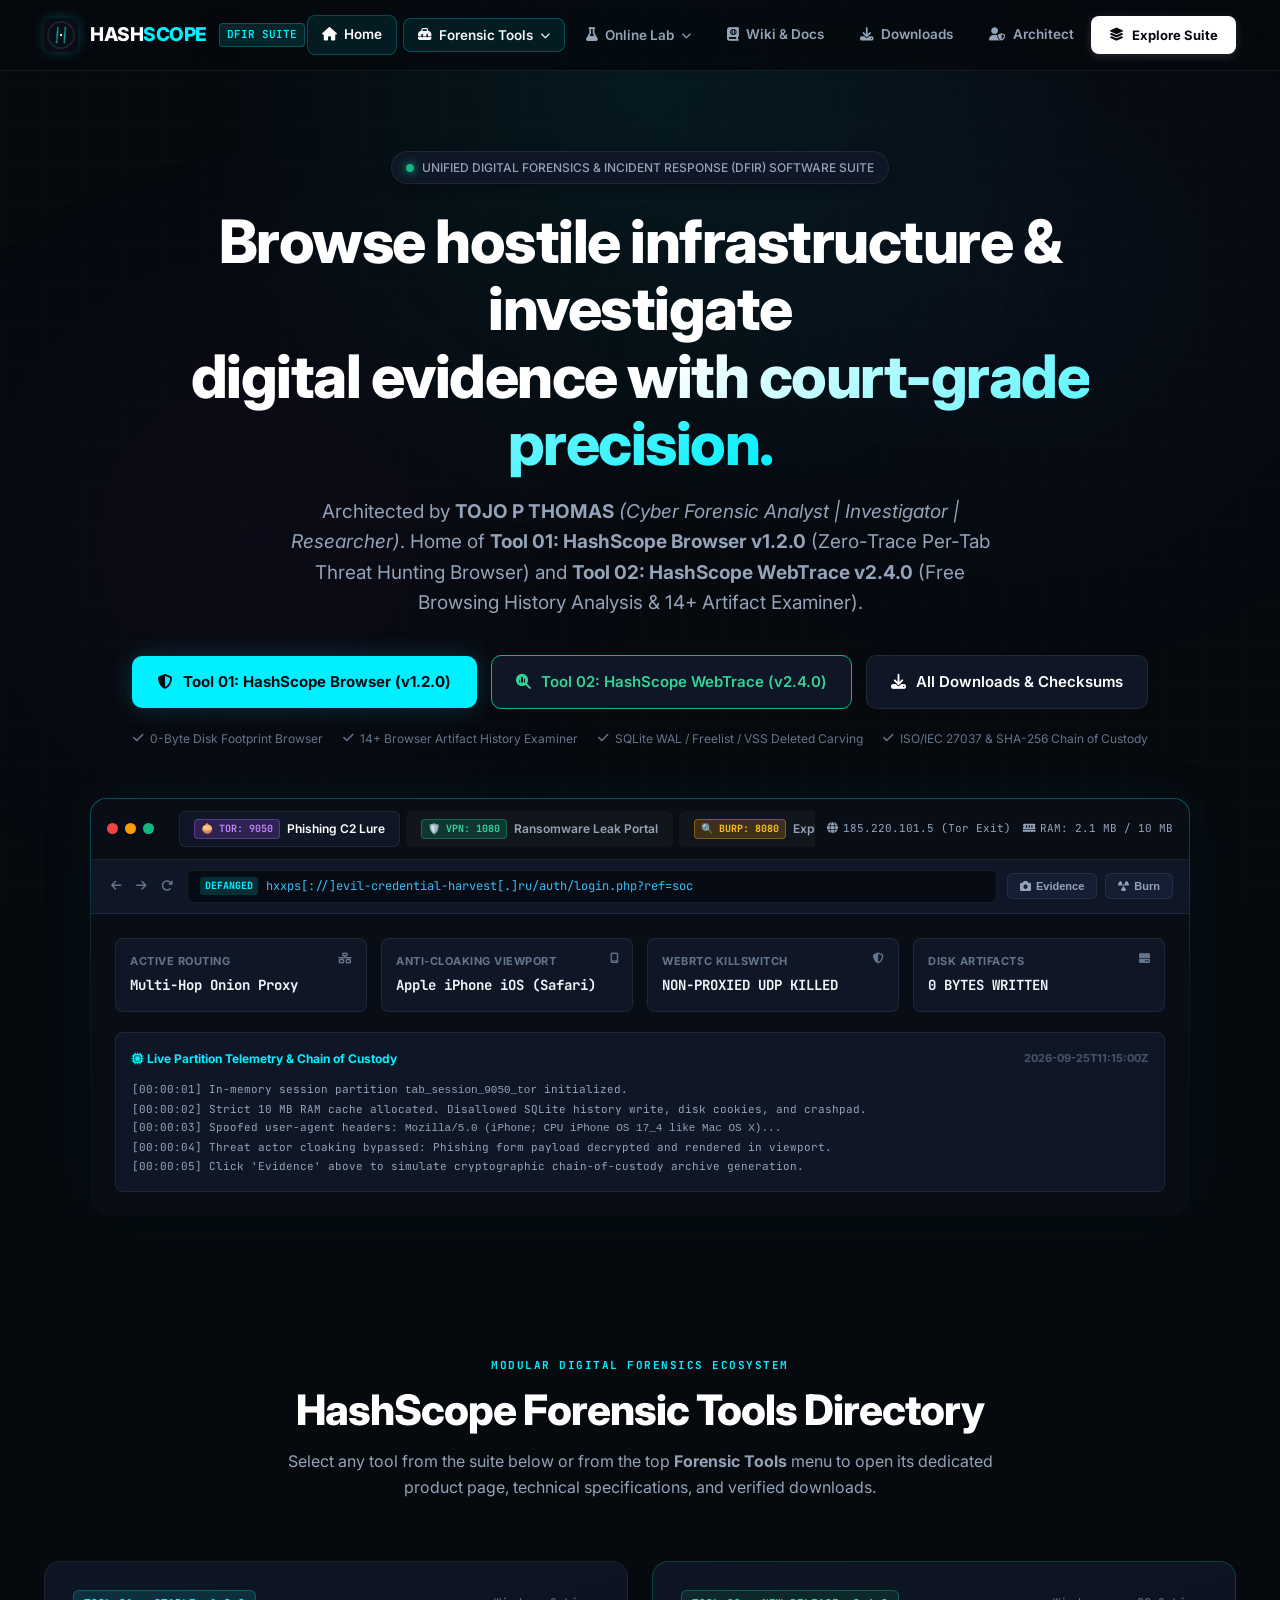
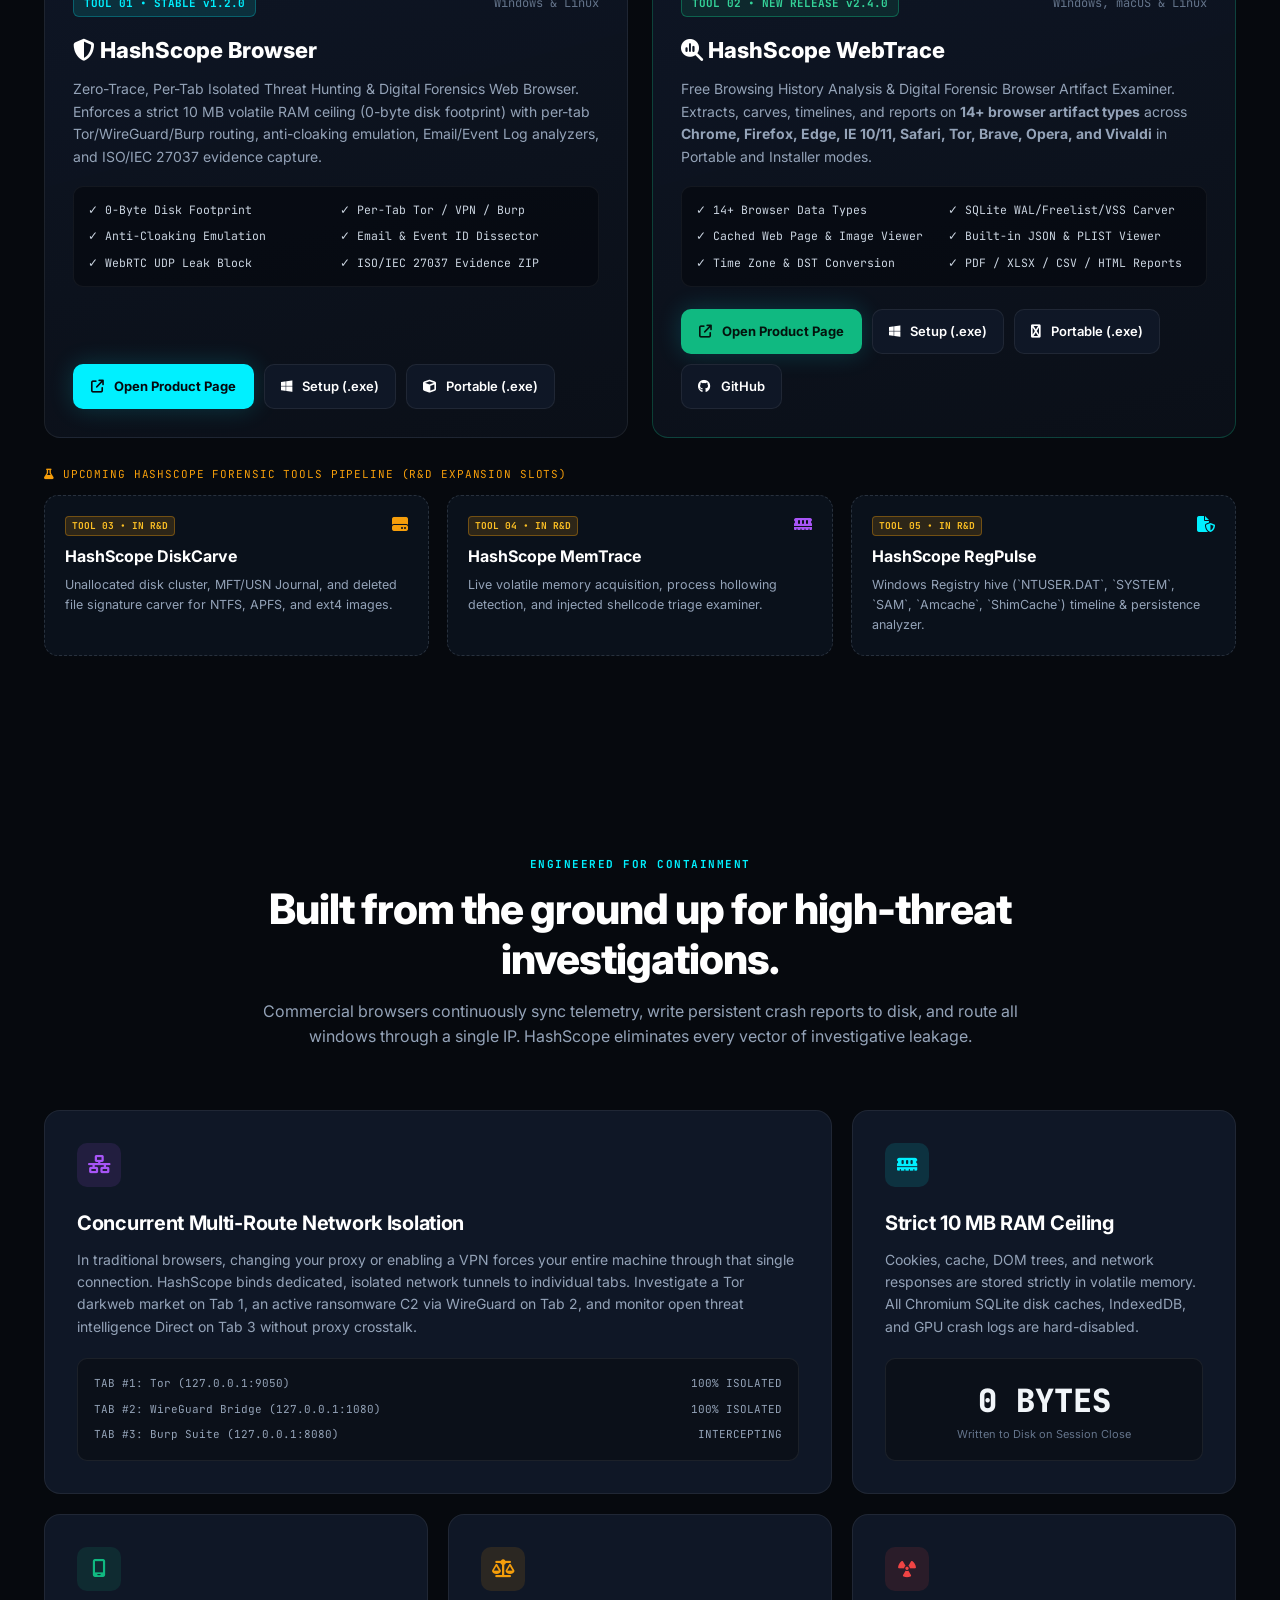
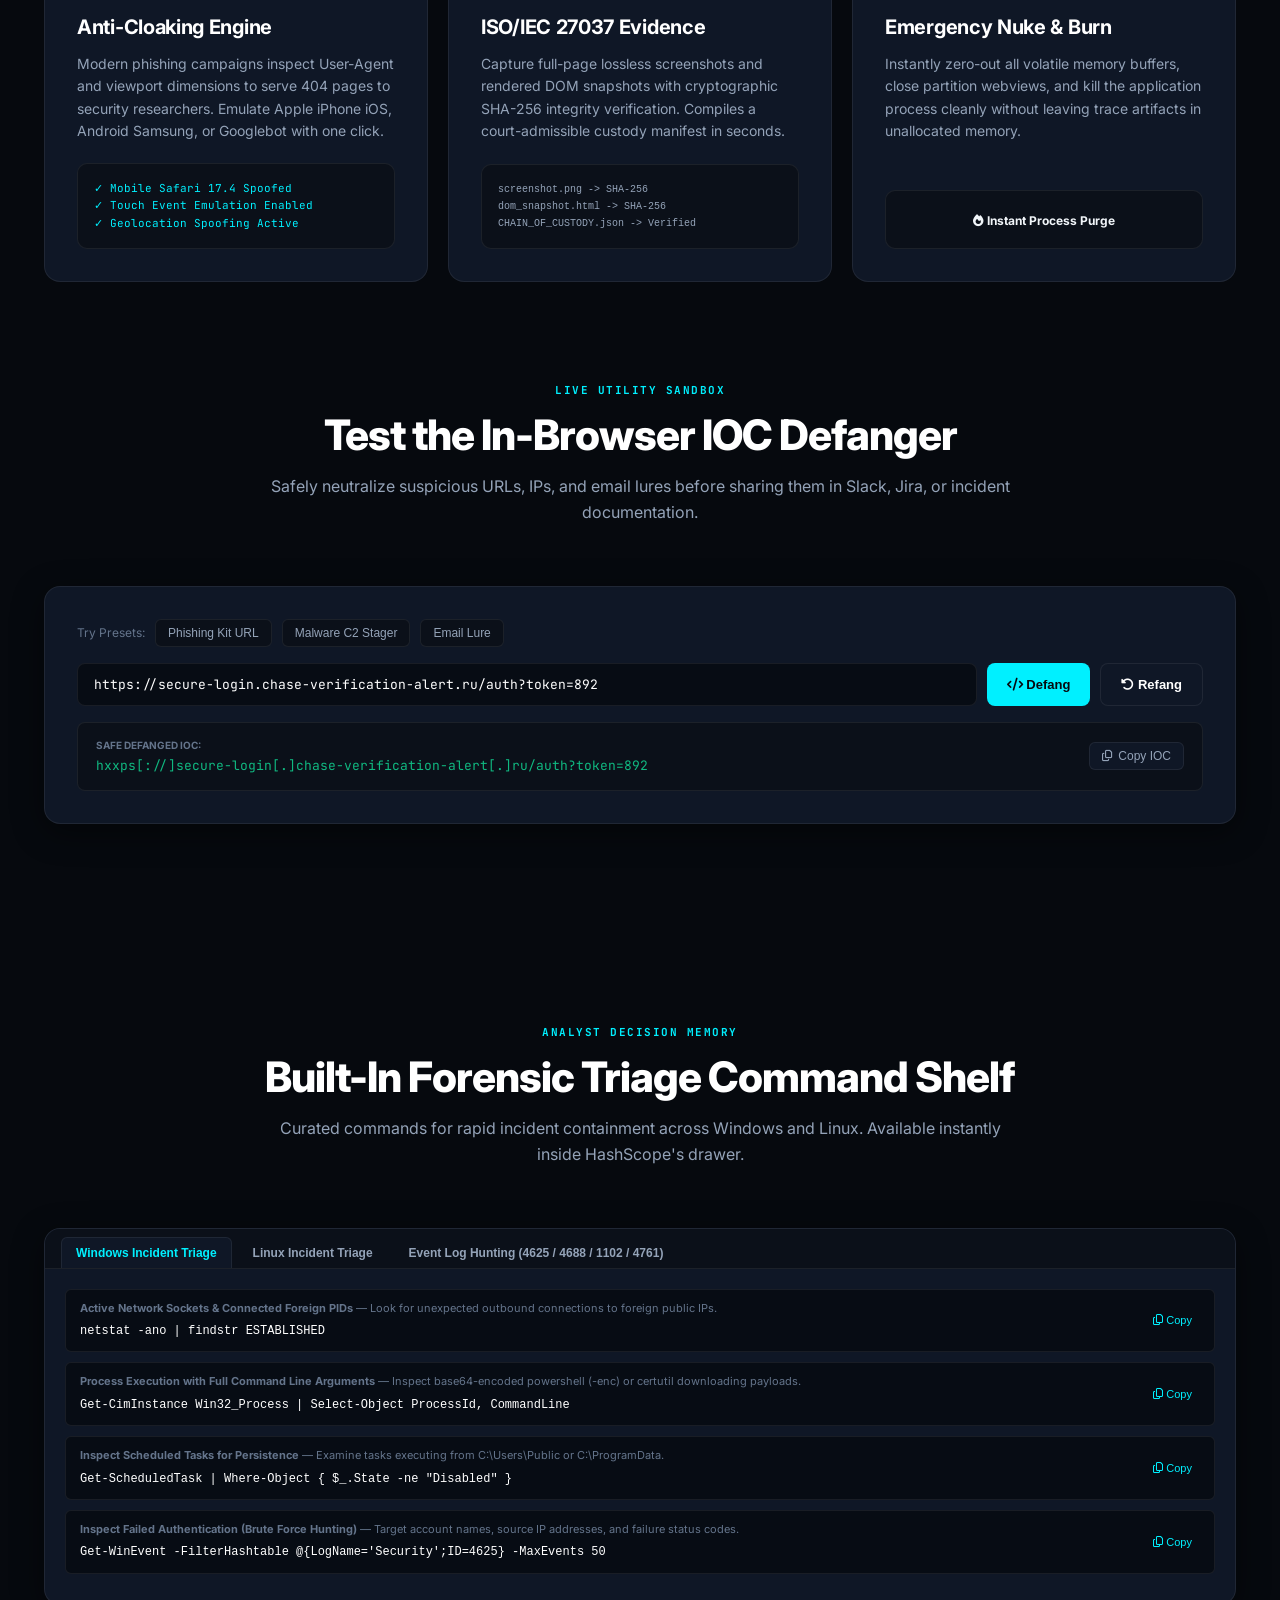
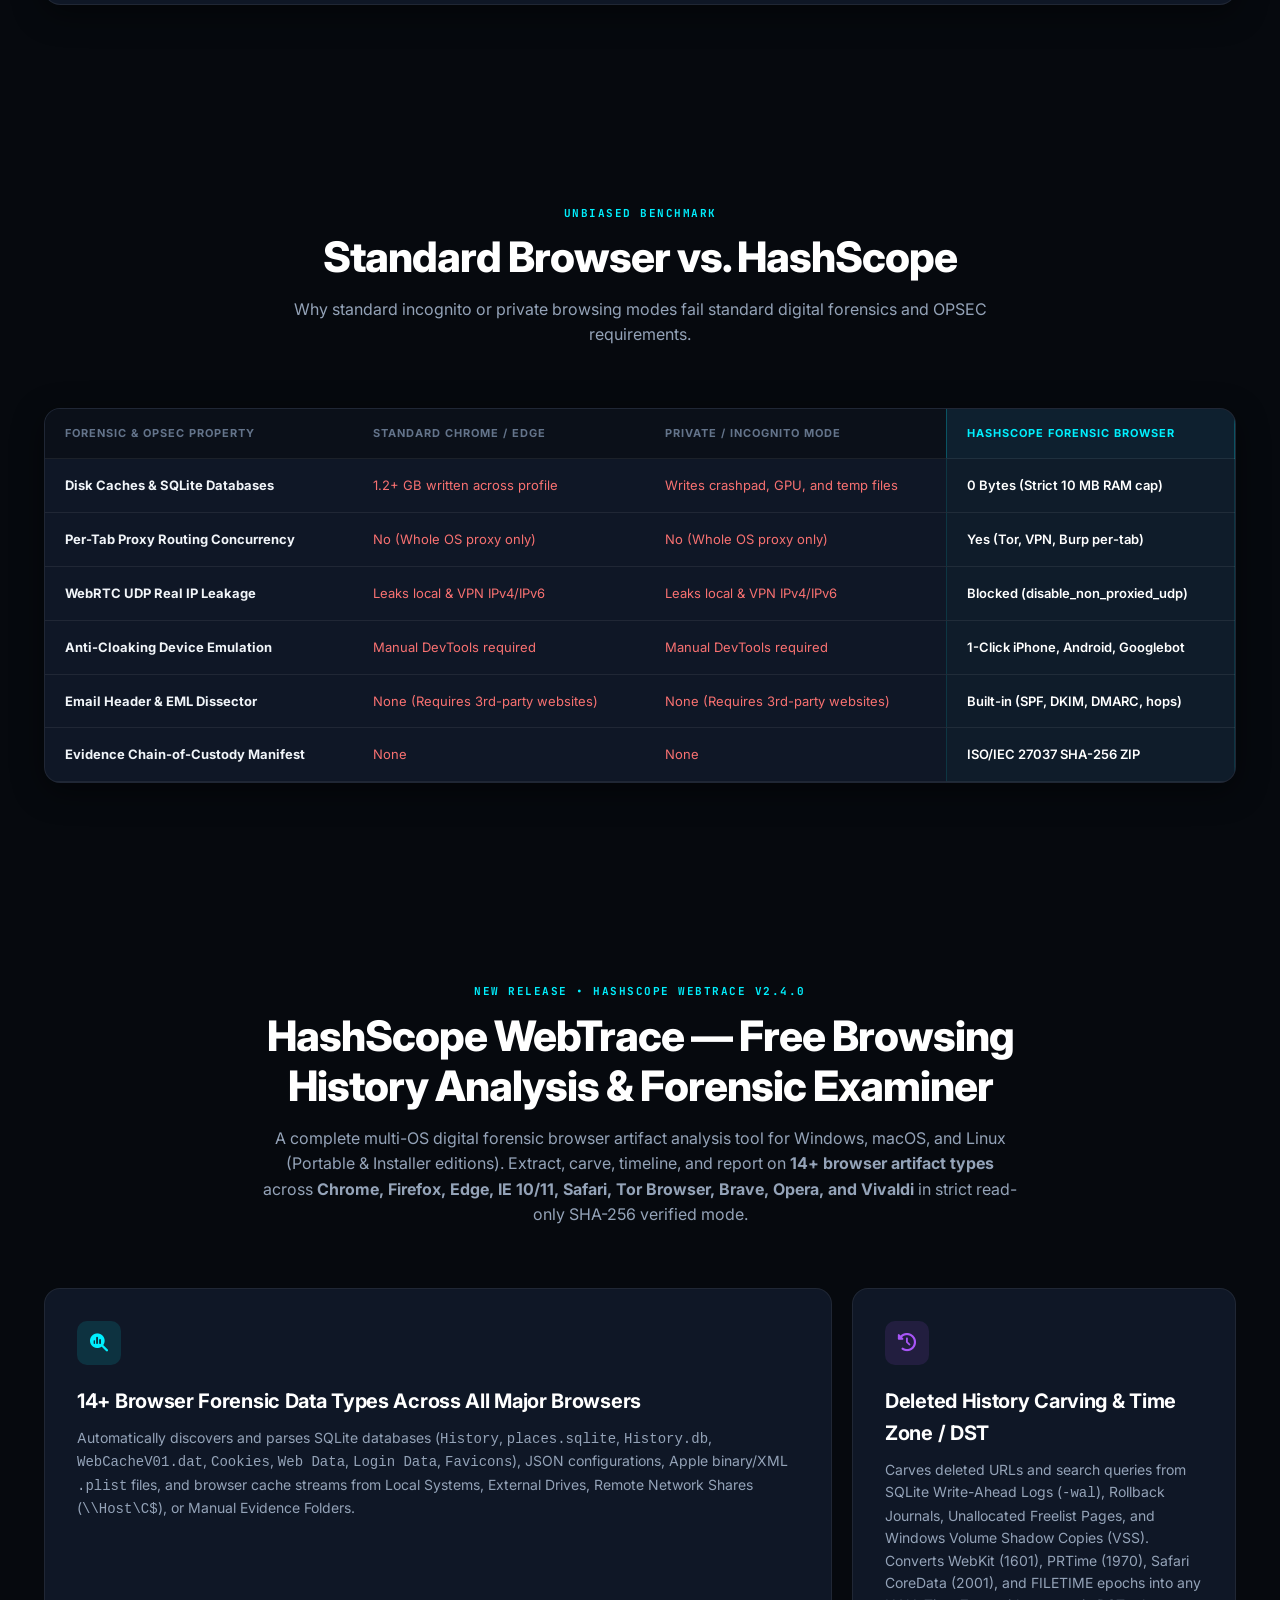
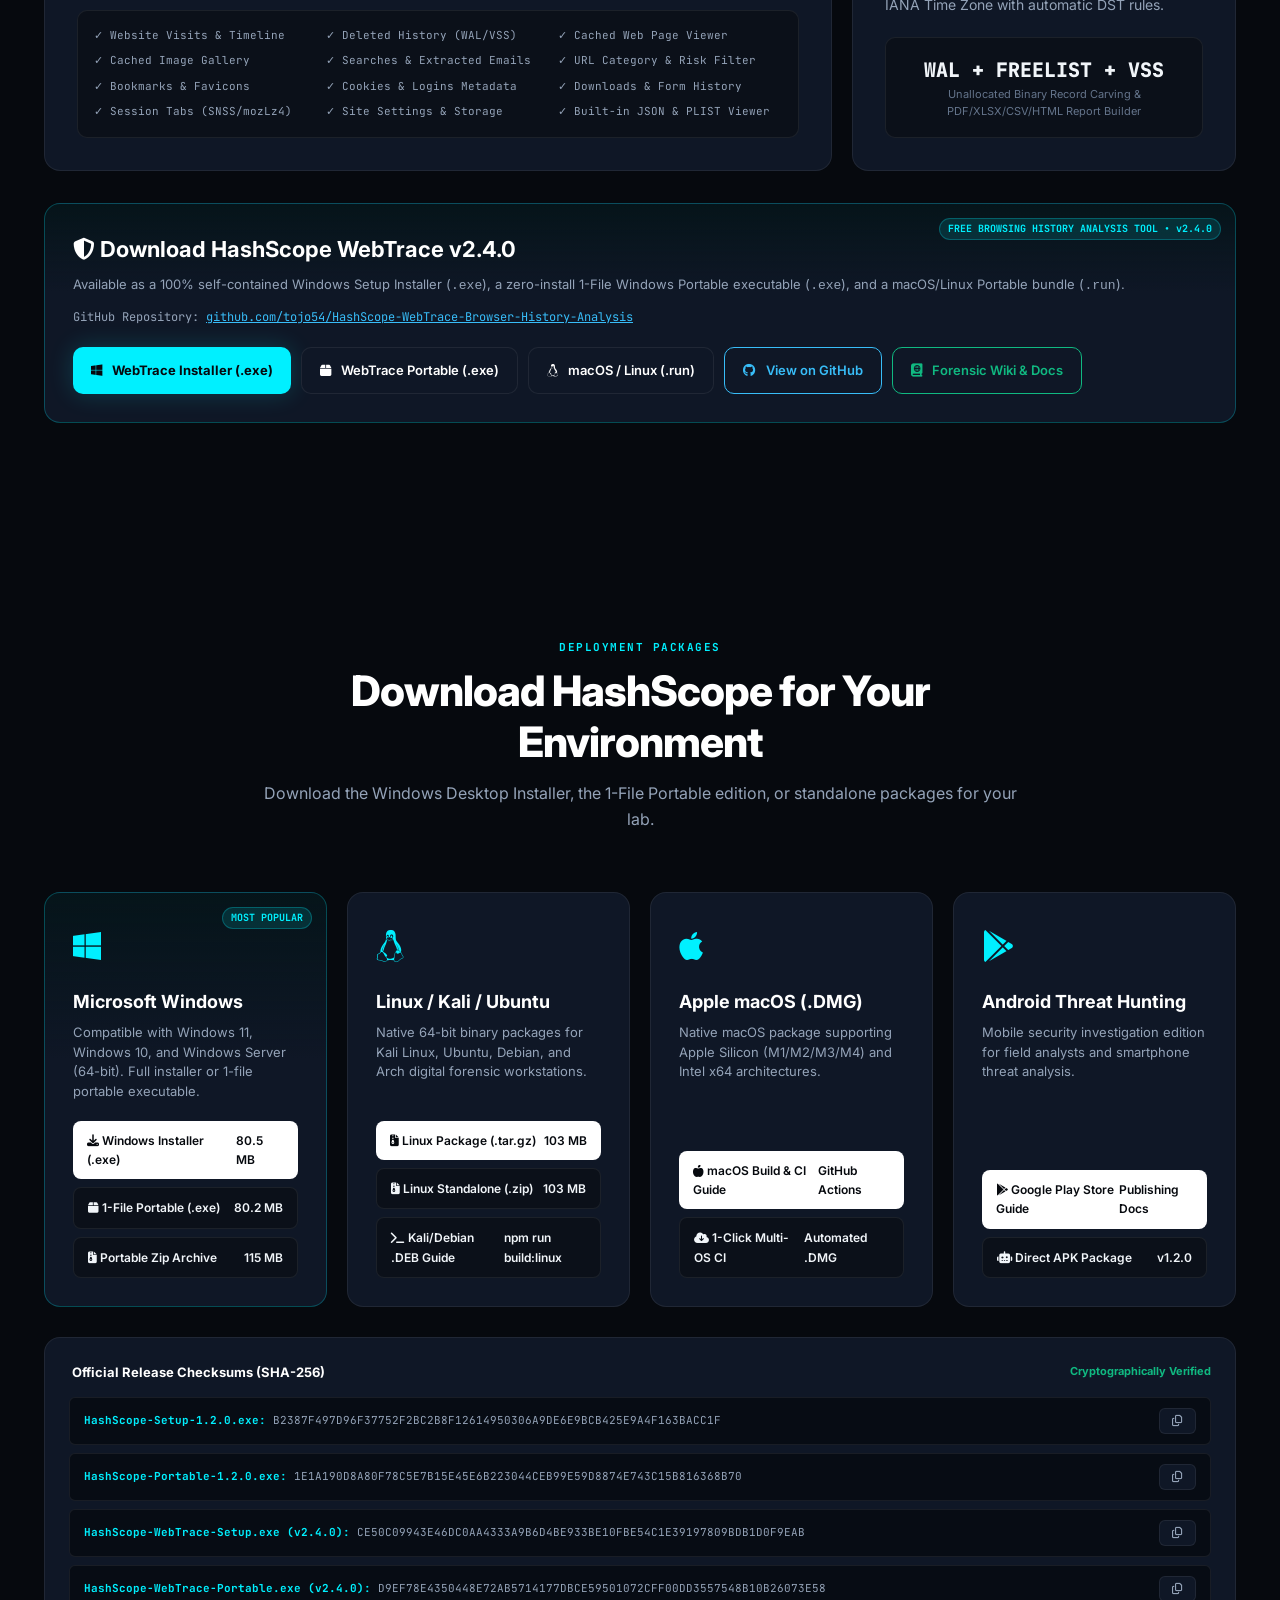
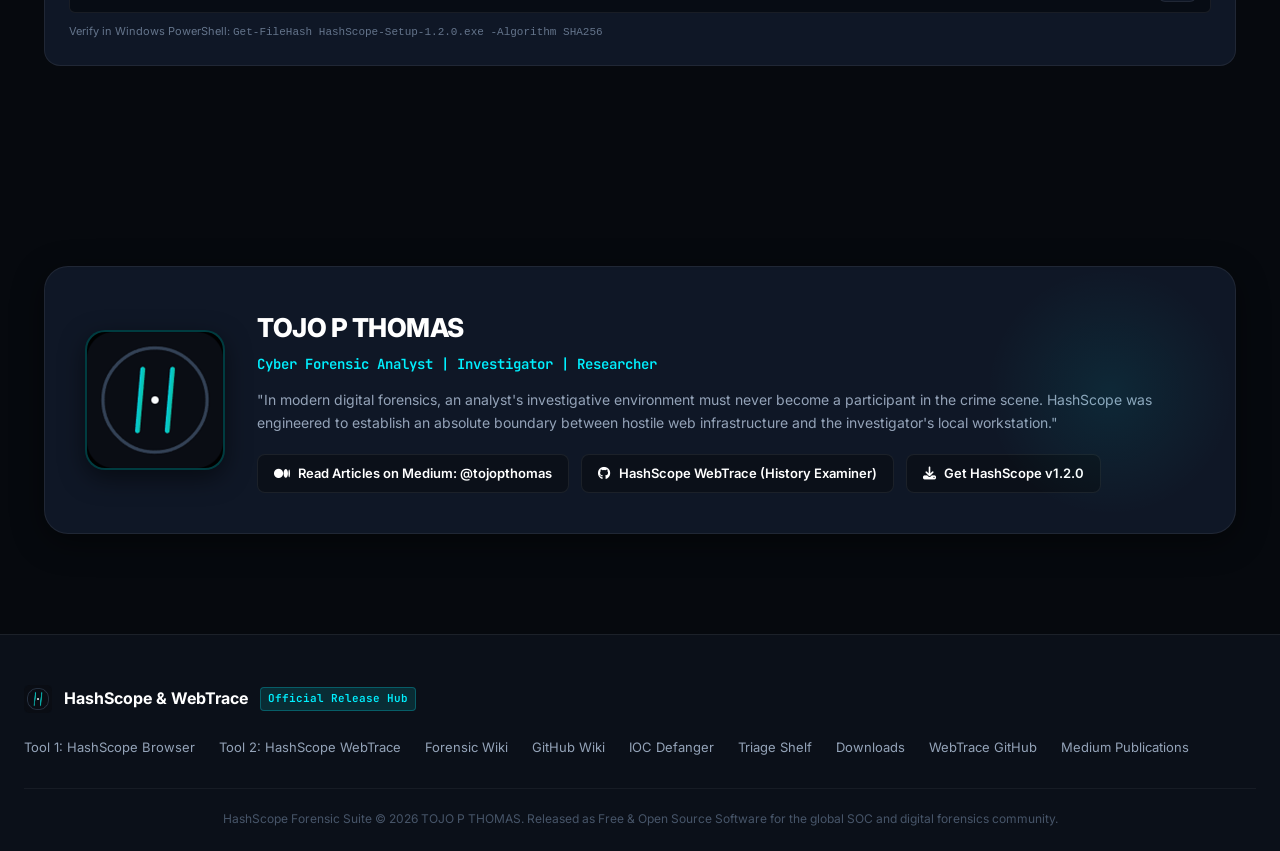
<file: index.html>
<!DOCTYPE html>
<html lang="en">
<head>
  <meta charset="UTF-8">
  <meta name="viewport" content="width=device-width, initial-scale=1.0">
  <title>HashScope &amp; HashScope WebTrace | Threat Hunting Browser &amp; Free Browsing History Analysis Tool</title>
  <meta name="description" content="HashScope Forensic Browser &amp; HashScope WebTrace (Free Browsing History Analysis &amp; Digital Forensic Browser History Examiner for Chrome, Firefox, Edge, Safari, Tor &amp; IE 10/11). Architected by TOJO P THOMAS.">
  <meta name="keywords" content="free browsing history analysis, browsing history analysis, browser history examiner, HashScope WebTrace, HashScope, digital forensics, DFIR, recover deleted browser history, SQLite WAL carver, cached web page viewer, PLIST viewer, JSON viewer, Chrome Firefox Edge Safari Tor IE history analyzer, TOJO P THOMAS">
  <link rel="icon" type="image/x-icon" href="assets/logo.ico">
  <link rel="stylesheet" href="style.css">
  <link rel="stylesheet" href="https://cdnjs.cloudflare.com/ajax/libs/font-awesome/6.5.1/css/all.min.css">
  <link rel="preconnect" href="https://fonts.googleapis.com">
  <link rel="preconnect" href="https://fonts.gstatic.com" crossorigin>
  <link href="https://fonts.googleapis.com/css2?family=Inter:wght@400;500;600;700;800;900&family=JetBrains+Mono:wght@400;500;700&display=swap" rel="stylesheet">
</head>
<body>

  <!-- Ambient Cyber Backdrop Elements -->
  <div class="ambient-glow"></div>
  <div class="grid-overlay"></div>

  <!-- ================= TOP NAVIGATION ================= -->
  <header class="site-nav">
    <div class="nav-container">
      <a href="index.html" class="brand-wrapper">
        <img src="assets/logo.png" alt="HashScope Logo" class="brand-logo-img">
        <span class="brand-name">HASH<span>SCOPE</span></span>
        <span class="brand-badge">DFIR SUITE</span>
      </a>

      <nav class="nav-links">
        <a href="index.html" class="active-nav"><i class="fa-solid fa-house"></i> Home</a>

        <!-- 1. FORENSIC TOOLS DROPDOWN -->
        <div class="nav-dropdown">
          <button type="button" class="nav-dropdown-trigger" aria-expanded="false">
            <i class="fa-solid fa-toolbox"></i> Forensic Tools <i class="fa-solid fa-chevron-down" style="font-size:10px;"></i>
          </button>
          <div class="nav-dropdown-menu">
            <div class="nav-dropdown-header">HashScope DFIR Software Suite</div>

            <a href="browser.html" class="nav-dropdown-item">
              <div class="nav-dropdown-icon cyan"><i class="fa-solid fa-shield-halved"></i></div>
              <div class="nav-dropdown-info">
                <div class="nav-dropdown-title">
                  01. HashScope Browser <span class="nav-tool-badge">v1.2.0</span>
                </div>
                <div class="nav-dropdown-desc">Zero-Trace, 10 MB RAM Per-Tab Isolated Threat Hunting &amp; OSINT Web Browser</div>
              </div>
            </a>

            <a href="webtrace.html" class="nav-dropdown-item">
              <div class="nav-dropdown-icon emerald"><i class="fa-solid fa-magnifying-glass-chart"></i></div>
              <div class="nav-dropdown-info">
                <div class="nav-dropdown-title">
                  02. HashScope WebTrace <span class="nav-tool-badge new">v2.4.0 NEW</span>
                </div>
                <div class="nav-dropdown-desc">Free Browsing History Analysis &amp; 14+ Artifact Examiner (Chrome, Firefox, Edge, Safari, IE, Tor)</div>
              </div>
            </a>

            <div class="nav-dropdown-header" style="margin-top:6px;">Upcoming Forensic Tools (R&amp;D)</div>

            <a href="#upcoming-tools" class="nav-dropdown-item">
              <div class="nav-dropdown-icon amber"><i class="fa-solid fa-hard-drive"></i></div>
              <div class="nav-dropdown-info">
                <div class="nav-dropdown-title">
                  03. HashScope DiskCarve <span class="nav-tool-badge roadmap">ROADMAP</span>
                </div>
                <div class="nav-dropdown-desc">Unallocated Cluster &amp; File Signature Forensic Recovery Engine</div>
              </div>
            </a>

            <a href="#upcoming-tools" class="nav-dropdown-item">
              <div class="nav-dropdown-icon purple"><i class="fa-solid fa-memory"></i></div>
              <div class="nav-dropdown-info">
                <div class="nav-dropdown-title">
                  04. HashScope MemTrace <span class="nav-tool-badge roadmap">ROADMAP</span>
                </div>
                <div class="nav-dropdown-desc">Volatile RAM Dump &amp; Process Injection Triage Analyzer</div>
              </div>
            </a>

            <a href="#tools-directory" class="nav-dropdown-item" style="margin-top:4px; border-top:1px solid rgba(255,255,255,0.06); padding-top:10px;">
              <div class="nav-dropdown-info" style="text-align:center; color:var(--cyan); font-size:12px; font-weight:700;">
                <i class="fa-solid fa-layer-group"></i> View All Forensic Suite Products &rarr;
              </div>
            </a>
          </div>
        </div>

        <!-- 2. ONLINE LAB & UTILITIES DROPDOWN -->
        <div class="nav-dropdown">
          <button type="button" class="nav-dropdown-trigger subtle-trigger" aria-expanded="false">
            <i class="fa-solid fa-flask"></i> Online Lab <i class="fa-solid fa-chevron-down" style="font-size:10px;"></i>
          </button>
          <div class="nav-dropdown-menu" style="width:350px;">
            <div class="nav-dropdown-header">Interactive Web Forensic Utilities</div>

            <a href="#simulator" class="nav-dropdown-item">
              <div class="nav-dropdown-icon purple"><i class="fa-solid fa-network-wired"></i></div>
              <div class="nav-dropdown-info">
                <div class="nav-dropdown-title">Live Multi-Route Browser Simulator</div>
                <div class="nav-dropdown-desc">Test Tor (9050), WireGuard (1080), and Burp (8080) per-tab isolation</div>
              </div>
            </a>

            <a href="#sandbox" class="nav-dropdown-item">
              <div class="nav-dropdown-icon cyan"><i class="fa-solid fa-code"></i></div>
              <div class="nav-dropdown-info">
                <div class="nav-dropdown-title">IOC URL &amp; Email Defanger</div>
                <div class="nav-dropdown-desc">Neutralize malicious links before sharing in SOC reports</div>
              </div>
            </a>

            <a href="#triage" class="nav-dropdown-item">
              <div class="nav-dropdown-icon emerald"><i class="fa-solid fa-terminal"></i></div>
              <div class="nav-dropdown-info">
                <div class="nav-dropdown-title">DFIR Incident Triage Shelf</div>
                <div class="nav-dropdown-desc">Curated Windows, Linux, and Event ID (4625/4688/1102) commands</div>
              </div>
            </a>

            <a href="#comparison" class="nav-dropdown-item">
              <div class="nav-dropdown-icon amber"><i class="fa-solid fa-scale-balanced"></i></div>
              <div class="nav-dropdown-info">
                <div class="nav-dropdown-title">Forensic Browser Benchmark</div>
                <div class="nav-dropdown-desc">Standard Chrome/Edge vs. Incognito vs. HashScope</div>
              </div>
            </a>
          </div>
        </div>

        <a href="wiki.html"><i class="fa-solid fa-book-atlas"></i> Wiki &amp; Docs</a>
        <a href="#download"><i class="fa-solid fa-download"></i> Downloads</a>
        <a href="#creator"><i class="fa-solid fa-user-shield"></i> Architect</a>
      </nav>

      <div class="nav-actions">
        <a href="#tools-directory" class="btn-nav-download">
          <i class="fa-solid fa-layer-group"></i> Explore Suite
        </a>
      </div>
    </div>
  </header>

  <main>
    <!-- ================= HERO SECTION ================= -->
    <section class="hero">
      <div class="hero-pill">
        <span class="pulse-dot"></span>
        <span>UNIFIED DIGITAL FORENSICS &amp; INCIDENT RESPONSE (DFIR) SOFTWARE SUITE</span>
      </div>

      <h1 class="hero-title">
        Browse hostile infrastructure &amp; investigate <br>
        <span class="gradient-text">digital evidence with court-grade precision.</span>
      </h1>

      <p class="hero-desc">
        Architected by <strong>TOJO P THOMAS</strong> <em>(Cyber Forensic Analyst | Investigator | Researcher)</em>. Home of <strong>Tool 01: HashScope Browser v1.2.0</strong> (Zero-Trace Per-Tab Threat Hunting Browser) and <strong>Tool 02: HashScope WebTrace v2.4.0</strong> (Free Browsing History Analysis &amp; 14+ Artifact Examiner).
      </p>

      <div class="hero-cta-group">
        <a href="browser.html" class="btn-hero-primary">
          <i class="fa-solid fa-shield-halved"></i> Tool 01: HashScope Browser (v1.2.0)
        </a>
        <a href="webtrace.html" class="btn-hero-secondary" style="border-color:#10b981; color:#34d399;">
          <i class="fa-solid fa-magnifying-glass-chart"></i> Tool 02: HashScope WebTrace (v2.4.0)
        </a>
        <a href="#download" class="btn-hero-secondary">
          <i class="fa-solid fa-download"></i> All Downloads &amp; Checksums
        </a>
      </div>

      <div class="hero-trust-row">
        <div class="hero-trust-item"><i class="fa-solid fa-check text-cyan"></i> 0-Byte Disk Footprint Browser</div>
        <div class="hero-trust-item"><i class="fa-solid fa-check text-cyan"></i> 14+ Browser Artifact History Examiner</div>
        <div class="hero-trust-item"><i class="fa-solid fa-check text-cyan"></i> SQLite WAL / Freelist / VSS Deleted Carving</div>
        <div class="hero-trust-item"><i class="fa-solid fa-check text-cyan"></i> ISO/IEC 27037 &amp; SHA-256 Chain of Custody</div>
      </div>

      <!-- ================= LIVE INTERACTIVE BROWSER STAGE ================= -->
      <div class="browser-stage-wrapper" id="simulator">
        <div class="browser-mock">
          <!-- Window Title Bar -->
          <div class="mock-titlebar">
            <div class="mock-window-controls">
              <span class="m-dot red"></span>
              <span class="m-dot yellow"></span>
              <span class="m-dot green"></span>
            </div>

            <!-- Tab Switcher Strip -->
            <div class="mock-tabs" id="mockTabStrip">
              <div class="mock-tab active" data-tab="tab-tor">
                <span class="mock-tab-badge tor">🧅 TOR: 9050</span>
                <span>Phishing C2 Lure</span>
              </div>
              <div class="mock-tab" data-tab="tab-vpn">
                <span class="mock-tab-badge vpn">🛡️ VPN: 1080</span>
                <span>Ransomware Leak Portal</span>
              </div>
              <div class="mock-tab" data-tab="tab-burp">
                <span class="mock-tab-badge burp">🔍 BURP: 8080</span>
                <span>Exploit Kit Intercept</span>
              </div>
              <div class="mock-tab" data-tab="tab-direct">
                <span class="mock-tab-badge direct">⚡ DIRECT</span>
                <span>OSINT Triangulation</span>
              </div>
            </div>

            <!-- Header Telemetry Indicators -->
            <div class="mock-telemetry">
              <span class="telemetry-item" id="mockIpDisplay"><i class="fa-solid fa-globe text-cyan"></i> 185.220.101.5 (Tor Exit)</span>
              <span class="telemetry-item"><i class="fa-solid fa-memory text-emerald"></i> RAM: 2.1 MB / 10 MB</span>
            </div>
          </div>

          <!-- Omnibar & Forensic Controls -->
          <div class="mock-omnibar-row">
            <div style="display:flex; gap:6px;">
              <button class="mock-nav-btn"><i class="fa-solid fa-arrow-left"></i></button>
              <button class="mock-nav-btn"><i class="fa-solid fa-arrow-right"></i></button>
              <button class="mock-nav-btn"><i class="fa-solid fa-rotate-right"></i></button>
            </div>

            <div class="mock-omnibar">
              <span class="mock-defang-tag" id="mockDefangBadge">DEFANGED</span>
              <span class="mock-url-text" id="mockOmnibarUrl">hxxps[://]evil-credential-harvest[.]ru/auth/login.php?ref=soc</span>
            </div>

            <div class="mock-actions">
              <button class="btn-mock-action" id="btnSimulateEvidence">
                <i class="fa-solid fa-camera text-cyan"></i> Evidence
              </button>
              <button class="btn-mock-action text-red">
                <i class="fa-solid fa-radiation"></i> Burn
              </button>
            </div>
          </div>

          <!-- Viewport Area -->
          <div class="mock-viewport">
            <div class="mock-grid-status">
              <div class="mock-status-box">
                <div class="mock-status-label"><span>Active Routing</span><i class="fa-solid fa-network-wired text-cyan"></i></div>
                <div class="mock-status-val text-purple" id="mockRouteVal">Multi-Hop Onion Proxy</div>
              </div>
              <div class="mock-status-box">
                <div class="mock-status-label"><span>Anti-Cloaking Viewport</span><i class="fa-solid fa-mobile-screen text-cyan"></i></div>
                <div class="mock-status-val text-cyan" id="mockUaVal">Apple iPhone iOS (Safari)</div>
              </div>
              <div class="mock-status-box">
                <div class="mock-status-label"><span>WebRTC Killswitch</span><i class="fa-solid fa-shield-halved text-emerald"></i></div>
                <div class="mock-status-val text-emerald">NON-PROXIED UDP KILLED</div>
              </div>
              <div class="mock-status-box">
                <div class="mock-status-label"><span>Disk Artifacts</span><i class="fa-solid fa-hard-drive text-emerald"></i></div>
                <div class="mock-status-val text-emerald">0 BYTES WRITTEN</div>
              </div>
            </div>

            <!-- Dynamic Investigation Intel Preview -->
            <div class="mock-intel-shelf">
              <div class="mock-intel-header">
                <span><i class="fa-solid fa-microchip"></i> Live Partition Telemetry & Chain of Custody</span>
                <span class="mono" style="font-size:11px; color:var(--text-dim);" id="mockTimestampUtc">2026-09-25T11:15:00Z</span>
              </div>
              <div class="mock-intel-log" id="mockIntelLog">
                [00:00:01] In-memory session partition <code>tab_session_9050_tor</code> initialized.<br>
                [00:00:02] Strict 10 MB RAM cache allocated. Disallowed SQLite history write, disk cookies, and crashpad.<br>
                [00:00:03] Spoofed user-agent headers: <code>Mozilla/5.0 (iPhone; CPU iPhone OS 17_4 like Mac OS X)...</code><br>
                [00:00:04] Threat actor cloaking bypassed: Phishing form payload decrypted and rendered in viewport.<br>
                [00:00:05] Click 'Evidence' above to simulate cryptographic chain-of-custody archive generation.
              </div>
            </div>
          </div>
        </div>
      </div>
    </section>

    <!-- ================= FORENSIC SOFTWARE SUITE DIRECTORY ================= -->
    <section class="section" id="tools-directory">
      <div class="section-head">
        <span class="section-tag">MODULAR DIGITAL FORENSICS ECOSYSTEM</span>
        <h2 class="section-title">HashScope Forensic Tools Directory</h2>
        <p class="section-subtitle">
          Select any tool from the suite below or from the top <strong>Forensic Tools</strong> menu to open its dedicated product page, technical specifications, and verified downloads.
        </p>
      </div>

      <div class="suite-grid">
        <!-- Tool 01: HashScope Browser -->
        <div class="suite-card">
          <div>
            <div class="suite-card-top">
              <span class="suite-num">TOOL 01 • STABLE v1.2.0</span>
              <span style="font-size:12px; color:var(--text-muted); font-family:var(--font-mono);">Windows &amp; Linux</span>
            </div>
            <h3><i class="fa-solid fa-shield-halved text-cyan"></i> HashScope Browser</h3>
            <p>
              Zero-Trace, Per-Tab Isolated Threat Hunting &amp; Digital Forensics Web Browser. Enforces a strict 10 MB volatile RAM ceiling (0-byte disk footprint) with per-tab Tor/WireGuard/Burp routing, anti-cloaking emulation, Email/Event Log analyzers, and ISO/IEC 27037 evidence capture.
            </p>
            <div class="suite-spec-list">
              <span>✓ 0-Byte Disk Footprint</span>
              <span>✓ Per-Tab Tor / VPN / Burp</span>
              <span>✓ Anti-Cloaking Emulation</span>
              <span>✓ Email &amp; Event ID Dissector</span>
              <span>✓ WebRTC UDP Leak Block</span>
              <span>✓ ISO/IEC 27037 Evidence ZIP</span>
            </div>
          </div>
          <div class="suite-actions">
            <a href="browser.html" class="btn-hero-primary" style="padding:11px 18px; font-size:13px;">
              <i class="fa-solid fa-arrow-up-right-from-square"></i> Open Product Page
            </a>
            <a href="downloads/HashScope-Setup-1.2.0.exe" class="btn-hero-secondary" style="padding:11px 16px; font-size:13px;">
              <i class="fa-brands fa-windows"></i> Setup (.exe)
            </a>
            <a href="downloads/HashScope-Portable-1.2.0.exe" class="btn-hero-secondary" style="padding:11px 16px; font-size:13px;">
              <i class="fa-solid fa-cube"></i> Portable (.exe)
            </a>
          </div>
        </div>

        <!-- Tool 02: HashScope WebTrace -->
        <div class="suite-card featured-emerald" style="border-color:rgba(16,185,129,0.28);">
          <div>
            <div class="suite-card-top">
              <span class="suite-num" style="color:#34d399; border-color:rgba(16,185,129,0.4); background:rgba(16,185,129,0.12);">TOOL 02 • NEW RELEASE v2.4.0</span>
              <span style="font-size:12px; color:var(--text-muted); font-family:var(--font-mono);">Windows, macOS &amp; Linux</span>
            </div>
            <h3><i class="fa-solid fa-magnifying-glass-chart text-emerald"></i> HashScope WebTrace</h3>
            <p>
              Free Browsing History Analysis &amp; Digital Forensic Browser Artifact Examiner. Extracts, carves, timelines, and reports on <strong>14+ browser artifact types</strong> across <strong>Chrome, Firefox, Edge, IE 10/11, Safari, Tor, Brave, Opera, and Vivaldi</strong> in Portable and Installer modes.
            </p>
            <div class="suite-spec-list">
              <span>✓ 14+ Browser Data Types</span>
              <span>✓ SQLite WAL/Freelist/VSS Carver</span>
              <span>✓ Cached Web Page &amp; Image Viewer</span>
              <span>✓ Built-in JSON &amp; PLIST Viewer</span>
              <span>✓ Time Zone &amp; DST Conversion</span>
              <span>✓ PDF / XLSX / CSV / HTML Reports</span>
            </div>
          </div>
          <div class="suite-actions">
            <a href="webtrace.html" class="btn-hero-primary" style="padding:11px 18px; font-size:13px; background:#10b981; color:#04130d;">
              <i class="fa-solid fa-arrow-up-right-from-square"></i> Open Product Page
            </a>
            <a href="downloads/HashScope-WebTrace-Setup.exe" class="btn-hero-secondary" style="padding:11px 16px; font-size:13px;">
              <i class="fa-brands fa-windows"></i> Setup (.exe)
            </a>
            <a href="downloads/HashScope-WebTrace-Portable.exe" class="btn-hero-secondary" style="padding:11px 16px; font-size:13px;">
              <i class="fa-solid fa-usb"></i> Portable (.exe)
            </a>
            <a href="https://github.com/tojo54/HashScope-WebTrace-Browser-History-Analysis" target="_blank" class="btn-hero-secondary" style="padding:11px 16px; font-size:13px;">
              <i class="fa-brands fa-github"></i> GitHub
            </a>
          </div>
        </div>
      </div>

      <!-- Upcoming Forensic Tools Expansion Grid -->
      <div id="upcoming-tools" style="margin-top:20px;">
        <div style="font-size:11px; font-family:var(--font-mono); text-transform:uppercase; letter-spacing:0.08em; color:var(--amber); margin-bottom:12px;">
          <i class="fa-solid fa-flask"></i> Upcoming HashScope Forensic Tools Pipeline (R&amp;D Expansion Slots)
        </div>
        <div class="roadmap-grid">
          <div class="roadmap-card">
            <div style="display:flex; justify-content:space-between; margin-bottom:8px;">
              <span class="nav-tool-badge roadmap">TOOL 03 • IN R&amp;D</span>
              <i class="fa-solid fa-hard-drive" style="color:var(--amber);"></i>
            </div>
            <h4 style="color:#fff; margin-bottom:6px;">HashScope DiskCarve</h4>
            <p style="font-size:12.5px; color:var(--text-secondary);">Unallocated disk cluster, MFT/USN Journal, and deleted file signature carver for NTFS, APFS, and ext4 images.</p>
          </div>
          <div class="roadmap-card">
            <div style="display:flex; justify-content:space-between; margin-bottom:8px;">
              <span class="nav-tool-badge roadmap">TOOL 04 • IN R&amp;D</span>
              <i class="fa-solid fa-memory" style="color:var(--purple);"></i>
            </div>
            <h4 style="color:#fff; margin-bottom:6px;">HashScope MemTrace</h4>
            <p style="font-size:12.5px; color:var(--text-secondary);">Live volatile memory acquisition, process hollowing detection, and injected shellcode triage examiner.</p>
          </div>
          <div class="roadmap-card">
            <div style="display:flex; justify-content:space-between; margin-bottom:8px;">
              <span class="nav-tool-badge roadmap">TOOL 05 • IN R&amp;D</span>
              <i class="fa-solid fa-file-shield" style="color:var(--cyan);"></i>
            </div>
            <h4 style="color:#fff; margin-bottom:6px;">HashScope RegPulse</h4>
            <p style="font-size:12.5px; color:var(--text-secondary);">Windows Registry hive (`NTUSER.DAT`, `SYSTEM`, `SAM`, `Amcache`, `ShimCache`) timeline &amp; persistence analyzer.</p>
          </div>
        </div>
      </div>
    </section>

    <!-- ================= BENTO GRID ARCHITECTURE ================= -->
    <section class="section" id="architecture">
      <div class="section-head">
        <span class="section-tag">ENGINEERED FOR CONTAINMENT</span>
        <h2 class="section-title">Built from the ground up for high-threat investigations.</h2>
        <p class="section-subtitle">
          Commercial browsers continuously sync telemetry, write persistent crash reports to disk, and route all windows through a single IP. HashScope eliminates every vector of investigative leakage.
        </p>
      </div>

      <div class="bento-grid">
        <!-- Bento 1: Per-Tab Isolation (8 cols) -->
        <div class="bento-card bento-col-8">
          <div>
            <div class="bento-icon purple"><i class="fa-solid fa-network-wired"></i></div>
            <h3>Concurrent Multi-Route Network Isolation</h3>
            <p>
              In traditional browsers, changing your proxy or enabling a VPN forces your entire machine through that single connection. HashScope binds dedicated, isolated network tunnels to individual tabs. Investigate a Tor darkweb market on Tab 1, an active ransomware C2 via WireGuard on Tab 2, and monitor open threat intelligence Direct on Tab 3 without proxy crosstalk.
            </p>
          </div>
          <div class="bento-visual">
            <div style="display:flex; justify-content:space-between; font-size:11px; font-family:var(--font-mono); color:var(--text-secondary); margin-bottom:8px;">
              <span>TAB #1: Tor (127.0.0.1:9050)</span>
              <span class="text-purple">100% ISOLATED</span>
            </div>
            <div style="display:flex; justify-content:space-between; font-size:11px; font-family:var(--font-mono); color:var(--text-secondary); margin-bottom:8px;">
              <span>TAB #2: WireGuard Bridge (127.0.0.1:1080)</span>
              <span class="text-emerald">100% ISOLATED</span>
            </div>
            <div style="display:flex; justify-content:space-between; font-size:11px; font-family:var(--font-mono); color:var(--text-secondary);">
              <span>TAB #3: Burp Suite (127.0.0.1:8080)</span>
              <span class="text-amber">INTERCEPTING</span>
            </div>
          </div>
        </div>

        <!-- Bento 2: 0-Byte Footprint (4 cols) -->
        <div class="bento-card bento-col-4">
          <div>
            <div class="bento-icon cyan"><i class="fa-solid fa-memory"></i></div>
            <h3>Strict 10 MB RAM Ceiling</h3>
            <p>
              Cookies, cache, DOM trees, and network responses are stored strictly in volatile memory. All Chromium SQLite disk caches, IndexedDB, and GPU crash logs are hard-disabled.
            </p>
          </div>
          <div class="bento-visual" style="text-align:center;">
            <div class="text-cyan" style="font-size:32px; font-weight:900; font-family:var(--font-mono);">0 BYTES</div>
            <div style="font-size:11px; color:var(--text-muted);">Written to Disk on Session Close</div>
          </div>
        </div>

        <!-- Bento 3: Anti-Cloaking Engine (4 cols) -->
        <div class="bento-card bento-col-4">
          <div>
            <div class="bento-icon emerald"><i class="fa-solid fa-mobile-screen"></i></div>
            <h3>Anti-Cloaking Engine</h3>
            <p>
              Modern phishing campaigns inspect User-Agent and viewport dimensions to serve 404 pages to security researchers. Emulate Apple iPhone iOS, Android Samsung, or Googlebot with one click.
            </p>
          </div>
          <div class="bento-visual">
            <div style="font-size:11px; font-family:var(--font-mono); color:var(--cyan); line-height:1.6;">
              ✓ Mobile Safari 17.4 Spoofed<br>
              ✓ Touch Event Emulation Enabled<br>
              ✓ Geolocation Spoofing Active
            </div>
          </div>
        </div>

        <!-- Bento 4: Evidence & Chain of Custody (4 cols) -->
        <div class="bento-card bento-col-4">
          <div>
            <div class="bento-icon amber"><i class="fa-solid fa-scale-balanced"></i></div>
            <h3>ISO/IEC 27037 Evidence</h3>
            <p>
              Capture full-page lossless screenshots and rendered DOM snapshots with cryptographic SHA-256 integrity verification. Compiles a court-admissible custody manifest in seconds.
            </p>
          </div>
          <div class="bento-visual">
            <div style="font-size:10px; font-family:var(--font-mono); color:var(--text-secondary);">
              <code>screenshot.png -> SHA-256</code><br>
              <code>dom_snapshot.html -> SHA-256</code><br>
              <code>CHAIN_OF_CUSTODY.json -> Verified</code>
            </div>
          </div>
        </div>

        <!-- Bento 5: Emergency Burn (4 cols) -->
        <div class="bento-card bento-col-4">
          <div>
            <div class="bento-icon crimson"><i class="fa-solid fa-radiation"></i></div>
            <h3>Emergency Nuke & Burn</h3>
            <p>
              Instantly zero-out all volatile memory buffers, close partition webviews, and kill the application process cleanly without leaving trace artifacts in unallocated memory.
            </p>
          </div>
          <div class="bento-visual" style="text-align:center;">
            <span class="mono text-red" style="font-size:12px; font-weight:700;"><i class="fa-solid fa-fire"></i> Instant Process Purge</span>
          </div>
        </div>
      </div>
    </section>

    <!-- ================= INTERACTIVE IOC DEFANGER SANDBOX ================= -->
    <section class="section" id="sandbox" style="padding-top:0;">
      <div class="section-head">
        <span class="section-tag">LIVE UTILITY SANDBOX</span>
        <h2 class="section-title">Test the In-Browser IOC Defanger</h2>
        <p class="section-subtitle">
          Safely neutralize suspicious URLs, IPs, and email lures before sharing them in Slack, Jira, or incident documentation.
        </p>
      </div>

      <div class="sandbox-card">
        <div class="sandbox-presets">
          <span style="font-size:12px; color:var(--text-muted); align-self:center;">Try Presets:</span>
          <button class="btn-preset" data-sample="https://secure-login.chase-verification-alert.ru/auth?token=892">Phishing Kit URL</button>
          <button class="btn-preset" data-sample="http://185.220.101.5:8080/stage2_payload.exe">Malware C2 Stager</button>
          <button class="btn-preset" data-sample="admin@compromised-host-mail.com">Email Lure</button>
        </div>

        <div class="sandbox-input-box">
          <input type="text" class="sandbox-input" id="sandboxInput" value="https://secure-login.chase-verification-alert.ru/auth?token=892" placeholder="Paste malicious URL or IP address...">
          <button class="btn-sandbox-run" id="btnRunDefang"><i class="fa-solid fa-code"></i> Defang</button>
          <button class="btn-sandbox-run" id="btnRunRefang" style="background:var(--bg-card); color:#fff; border:1px solid var(--border-subtle);"><i class="fa-solid fa-rotate-left"></i> Refang</button>
        </div>

        <div class="sandbox-output-box">
          <div>
            <div style="font-size:10px; text-transform:uppercase; color:var(--text-muted); margin-bottom:3px; font-weight:700;">Safe Defanged IOC:</div>
            <div class="sandbox-output-text" id="sandboxOutput">hxxps[://]secure-login[.]chase-verification-alert[.]ru/auth?token=892</div>
          </div>
          <button class="btn-copy-sandbox" id="btnCopySandbox">
            <i class="fa-regular fa-copy"></i> Copy IOC
          </button>
        </div>
      </div>
    </section>

    <!-- ================= INTERACTIVE FORENSIC TRIAGE SHELF ================= -->
    <section class="section" id="triage">
      <div class="section-head">
        <span class="section-tag">ANALYST DECISION MEMORY</span>
        <h2 class="section-title">Built-In Forensic Triage Command Shelf</h2>
        <p class="section-subtitle">
          Curated commands for rapid incident containment across Windows and Linux. Available instantly inside HashScope's drawer.
        </p>
      </div>

      <div class="terminal-card">
        <div class="terminal-tabs">
          <button class="t-tab-btn active" data-cmdset="windows">Windows Incident Triage</button>
          <button class="t-tab-btn" data-cmdset="linux">Linux Incident Triage</button>
          <button class="t-tab-btn" data-cmdset="eventlog">Event Log Hunting (4625 / 4688 / 1102 / 4761)</button>
        </div>

        <div class="terminal-body" id="triageCommandsList">
          <!-- Rendered dynamically via JavaScript -->
        </div>
      </div>
    </section>

    <!-- ================= FORENSIC COMPARISON MATRIX ================= -->
    <section class="section" id="comparison">
      <div class="section-head">
        <span class="section-tag">UNBIASED BENCHMARK</span>
        <h2 class="section-title">Standard Browser vs. HashScope</h2>
        <p class="section-subtitle">
          Why standard incognito or private browsing modes fail standard digital forensics and OPSEC requirements.
        </p>
      </div>

      <div class="table-wrapper">
        <table class="compare-table">
          <thead>
            <tr>
              <th>Forensic & OPSEC Property</th>
              <th>Standard Chrome / Edge</th>
              <th>Private / Incognito Mode</th>
              <th class="col-highlight">HashScope Forensic Browser</th>
            </tr>
          </thead>
          <tbody>
            <tr>
              <td><strong>Disk Caches & SQLite Databases</strong></td>
              <td class="text-bad">1.2+ GB written across profile</td>
              <td class="text-bad">Writes crashpad, GPU, and temp files</td>
              <td class="col-highlight text-good">0 Bytes (Strict 10 MB RAM cap)</td>
            </tr>
            <tr>
              <td><strong>Per-Tab Proxy Routing Concurrency</strong></td>
              <td class="text-bad">No (Whole OS proxy only)</td>
              <td class="text-bad">No (Whole OS proxy only)</td>
              <td class="col-highlight text-good">Yes (Tor, VPN, Burp per-tab)</td>
            </tr>
            <tr>
              <td><strong>WebRTC UDP Real IP Leakage</strong></td>
              <td class="text-bad">Leaks local & VPN IPv4/IPv6</td>
              <td class="text-bad">Leaks local & VPN IPv4/IPv6</td>
              <td class="col-highlight text-good">Blocked (disable_non_proxied_udp)</td>
            </tr>
            <tr>
              <td><strong>Anti-Cloaking Device Emulation</strong></td>
              <td class="text-bad">Manual DevTools required</td>
              <td class="text-bad">Manual DevTools required</td>
              <td class="col-highlight text-good">1-Click iPhone, Android, Googlebot</td>
            </tr>
            <tr>
              <td><strong>Email Header & EML Dissector</strong></td>
              <td class="text-bad">None (Requires 3rd-party websites)</td>
              <td class="text-bad">None (Requires 3rd-party websites)</td>
              <td class="col-highlight text-good">Built-in (SPF, DKIM, DMARC, hops)</td>
            </tr>
            <tr>
              <td><strong>Evidence Chain-of-Custody Manifest</strong></td>
              <td class="text-bad">None</td>
              <td class="text-bad">None</td>
              <td class="col-highlight text-good">ISO/IEC 27037 SHA-256 ZIP</td>
            </tr>
          </tbody>
        </table>
      </div>
    </section>

    <!-- ================= HASHSCOPE WEBTRACE: BROWSING HISTORY ANALYSIS SUITE ================= -->
    <section class="section" id="webtrace">
      <div class="section-head">
        <span class="section-tag">NEW RELEASE • HASHSCOPE WEBTRACE v2.4.0</span>
        <h2 class="section-title">HashScope WebTrace — Free Browsing History Analysis &amp; Forensic Examiner</h2>
        <p class="section-subtitle">
          A complete multi-OS digital forensic browser artifact analysis tool for Windows, macOS, and Linux (Portable &amp; Installer editions). Extract, carve, timeline, and report on <strong>14+ browser artifact types</strong> across <strong>Chrome, Firefox, Edge, IE 10/11, Safari, Tor Browser, Brave, Opera, and Vivaldi</strong> in strict read-only SHA-256 verified mode.
        </p>
      </div>

      <div class="bento-grid" style="margin-bottom:32px;">
        <!-- WebTrace Bento 1: 14+ Artifact Categories -->
        <div class="bento-card bento-col-8">
          <div>
            <div class="bento-icon cyan"><i class="fa-solid fa-magnifying-glass-chart"></i></div>
            <h3>14+ Browser Forensic Data Types Across All Major Browsers</h3>
            <p>
              Automatically discovers and parses SQLite databases (<code>History</code>, <code>places.sqlite</code>, <code>History.db</code>, <code>WebCacheV01.dat</code>, <code>Cookies</code>, <code>Web Data</code>, <code>Login Data</code>, <code>Favicons</code>), JSON configurations, Apple binary/XML <code>.plist</code> files, and browser cache streams from Local Systems, External Drives, Remote Network Shares (<code>\\Host\C$</code>), or Manual Evidence Folders.
            </p>
          </div>
          <div class="bento-visual">
            <div style="display:grid; grid-template-columns:repeat(3, 1fr); gap:8px; font-size:11px; font-family:var(--font-mono); color:var(--text-secondary);">
              <span>✓ Website Visits &amp; Timeline</span>
              <span>✓ Deleted History (WAL/VSS)</span>
              <span>✓ Cached Web Page Viewer</span>
              <span>✓ Cached Image Gallery</span>
              <span>✓ Searches &amp; Extracted Emails</span>
              <span>✓ URL Category &amp; Risk Filter</span>
              <span>✓ Bookmarks &amp; Favicons</span>
              <span>✓ Cookies &amp; Logins Metadata</span>
              <span>✓ Downloads &amp; Form History</span>
              <span>✓ Session Tabs (SNSS/mozLz4)</span>
              <span>✓ Site Settings &amp; Storage</span>
              <span>✓ Built-in JSON &amp; PLIST Viewer</span>
            </div>
          </div>
        </div>

        <!-- WebTrace Bento 2: Deleted History & Time Zone Engine -->
        <div class="bento-card bento-col-4">
          <div>
            <div class="bento-icon purple"><i class="fa-solid fa-clock-rotate-left"></i></div>
            <h3>Deleted History Carving &amp; Time Zone / DST</h3>
            <p>
              Carves deleted URLs and search queries from SQLite Write-Ahead Logs (<code>-wal</code>), Rollback Journals, Unallocated Freelist Pages, and Windows Volume Shadow Copies (VSS). Converts WebKit (1601), PRTime (1970), Safari CoreData (2001), and FILETIME epochs into any IANA Time Zone with automatic DST rules.
            </p>
          </div>
          <div class="bento-visual" style="text-align:center;">
            <div class="text-purple" style="font-size:20px; font-weight:900; font-family:var(--font-mono);">WAL + FREELIST + VSS</div>
            <div style="font-size:11px; color:var(--text-muted);">Unallocated Binary Record Carving &amp; PDF/XLSX/CSV/HTML Report Builder</div>
          </div>
        </div>
      </div>

      <!-- WebTrace Direct Download & GitHub Release Card -->
      <div class="dl-card highlight" style="max-width:100%; margin-bottom:16px;">
        <span class="dl-tag-featured">FREE BROWSING HISTORY ANALYSIS TOOL • v2.4.0</span>
        <div style="display:flex; flex-wrap:wrap; justify-content:space-between; align-items:center; gap:20px;">
          <div style="flex:1; min-width:280px;">
            <h3 style="font-size:22px; margin-bottom:8px;"><i class="fa-solid fa-shield-halved text-cyan"></i> Download HashScope WebTrace v2.4.0</h3>
            <p style="margin-bottom:12px;">
              Available as a 100% self-contained Windows Setup Installer (<code>.exe</code>), a zero-install 1-File Windows Portable executable (<code>.exe</code>), and a macOS/Linux Portable bundle (<code>.run</code>).
            </p>
            <div style="font-size:12px; font-family:var(--font-mono); color:var(--text-secondary);">
              GitHub Repository: <a href="https://github.com/tojo54/HashScope-WebTrace-Browser-History-Analysis" target="_blank" style="color:#38bdf8; text-decoration:underline;">github.com/tojo54/HashScope-WebTrace-Browser-History-Analysis</a>
            </div>
          </div>

          <div style="display:flex; flex-wrap:wrap; gap:10px;">
            <a href="downloads/HashScope-WebTrace-Setup.exe" class="btn-hero-primary" style="padding:12px 18px; font-size:13px;">
              <i class="fa-brands fa-windows"></i> WebTrace Installer (.exe)
            </a>
            <a href="downloads/HashScope-WebTrace-Portable.exe" class="btn-hero-secondary" style="padding:12px 18px; font-size:13px;">
              <i class="fa-solid fa-box"></i> WebTrace Portable (.exe)
            </a>
            <a href="downloads/HashScope-WebTrace-v2.4.0-macOS-Linux-Portable.run" class="btn-hero-secondary" style="padding:12px 18px; font-size:13px;">
              <i class="fa-brands fa-linux"></i> macOS / Linux (.run)
            </a>
            <a href="https://github.com/tojo54/HashScope-WebTrace-Browser-History-Analysis" target="_blank" class="btn-hero-secondary" style="padding:12px 18px; font-size:13px; border-color:#38bdf8; color:#38bdf8;">
              <i class="fa-brands fa-github"></i> View on GitHub
            </a>
            <a href="wiki.html" class="btn-hero-secondary" style="padding:12px 18px; font-size:13px; border-color:#10b981; color:#10b981;">
              <i class="fa-solid fa-book-atlas"></i> Forensic Wiki &amp; Docs
            </a>
          </div>
        </div>
      </div>
    </section>

    <!-- ================= DOWNLOAD HUB ================= -->
    <section class="section" id="download">
      <div class="section-head">
        <span class="section-tag">DEPLOYMENT PACKAGES</span>
        <h2 class="section-title">Download HashScope for Your Environment</h2>
        <p class="section-subtitle">
          Download the Windows Desktop Installer, the 1-File Portable edition, or standalone packages for your lab.
        </p>
      </div>

      <div class="downloads-grid">
        <!-- Windows Package -->
        <div class="dl-card highlight">
          <span class="dl-tag-featured">MOST POPULAR</span>
          <div class="dl-icon"><i class="fa-brands fa-windows"></i></div>
          <h3>Microsoft Windows</h3>
          <p>Compatible with Windows 11, Windows 10, and Windows Server (64-bit). Full installer or 1-file portable executable.</p>
          <div class="dl-btn-stack">
            <a href="downloads/HashScope-Setup-1.2.0.exe" class="btn-dl-item primary">
              <span><i class="fa-solid fa-download"></i> Windows Installer (.exe)</span>
              <span class="mono">80.5 MB</span>
            </a>
            <a href="downloads/HashScope-Portable-1.2.0.exe" class="btn-dl-item secondary">
              <span><i class="fa-solid fa-box"></i> 1-File Portable (.exe)</span>
              <span class="mono">80.2 MB</span>
            </a>
            <a href="downloads/HashScope-Portable-1.2.0.zip" class="btn-dl-item secondary">
              <span><i class="fa-solid fa-file-zipper"></i> Portable Zip Archive</span>
              <span class="mono">115 MB</span>
            </a>
          </div>
        </div>

        <!-- Linux / Kali Package -->
        <div class="dl-card">
          <div class="dl-icon"><i class="fa-brands fa-linux"></i></div>
          <h3>Linux / Kali / Ubuntu</h3>
          <p>Native 64-bit binary packages for Kali Linux, Ubuntu, Debian, and Arch digital forensic workstations.</p>
          <div class="dl-btn-stack">
            <a href="downloads/hashscope-1.2.0.tar.gz" class="btn-dl-item primary">
              <span><i class="fa-solid fa-file-archive"></i> Linux Package (.tar.gz)</span>
              <span class="mono">103 MB</span>
            </a>
            <a href="downloads/hashscope-1.2.0.zip" class="btn-dl-item secondary">
              <span><i class="fa-solid fa-file-zipper"></i> Linux Standalone (.zip)</span>
              <span class="mono">103 MB</span>
            </a>
            <a href="downloads/linux-guide.md" class="btn-dl-item secondary">
              <span><i class="fa-solid fa-terminal"></i> Kali/Debian .DEB Guide</span>
              <span class="mono">npm run build:linux</span>
            </a>
          </div>
        </div>

        <!-- macOS Package -->
        <div class="dl-card">
          <div class="dl-icon"><i class="fa-brands fa-apple"></i></div>
          <h3>Apple macOS (.DMG)</h3>
          <p>Native macOS package supporting Apple Silicon (M1/M2/M3/M4) and Intel x64 architectures.</p>
          <div class="dl-btn-stack">
            <a href="downloads/mac-build-guide.md" class="btn-dl-item primary">
              <span><i class="fa-solid fa-apple-whole"></i> macOS Build & CI Guide</span>
              <span class="mono">GitHub Actions</span>
            </a>
            <a href="#github-ci" class="btn-dl-item secondary">
              <span><i class="fa-solid fa-cloud-arrow-down"></i> 1-Click Multi-OS CI</span>
              <span class="mono">Automated .DMG</span>
            </a>
          </div>
        </div>

        <!-- Android Play Store Package -->
        <div class="dl-card">
          <div class="dl-icon"><i class="fa-brands fa-google-play"></i></div>
          <h3>Android Threat Hunting</h3>
          <p>Mobile security investigation edition for field analysts and smartphone threat analysis.</p>
          <div class="dl-btn-stack">
            <a href="playstore-publishing-guide.md" class="btn-dl-item primary">
              <span><i class="fa-brands fa-google-play"></i> Google Play Store Guide</span>
              <span class="mono">Publishing Docs</span>
            </a>
            <a href="downloads/HashScope-Mobile.apk" class="btn-dl-item secondary">
              <span><i class="fa-solid fa-robot"></i> Direct APK Package</span>
              <span class="mono">v1.2.0</span>
            </a>
          </div>
        </div>
      </div>

      <!-- Cryptographic Checksum Card -->
      <div class="checksum-card">
        <div class="checksum-header">
          <span><i class="fa-solid fa-shield-check text-cyan"></i> Official Release Checksums (SHA-256)</span>
          <span class="mono" style="font-size:11px; color:var(--emerald);">Cryptographically Verified</span>
        </div>
        <div class="checksum-row">
          <div>
            <strong>HashScope-Setup-1.2.0.exe:</strong>
            <span class="checksum-val">B2387F497D96F37752F2BC2B8F12614950306A9DE6E9BCB425E9A4F163BACC1F</span>
          </div>
          <button class="btn-copy-sandbox btn-copy-hash-val" data-val="B2387F497D96F37752F2BC2B8F12614950306A9DE6E9BCB425E9A4F163BACC1F"><i class="fa-regular fa-copy"></i></button>
        </div>
        <div class="checksum-row">
          <div>
            <strong>HashScope-Portable-1.2.0.exe:</strong>
            <span class="checksum-val">1E1A190D8A80F78C5E7B15E45E6B223044CEB99E59D8874E743C15B816368B70</span>
          </div>
          <button class="btn-copy-sandbox btn-copy-hash-val" data-val="1E1A190D8A80F78C5E7B15E45E6B223044CEB99E59D8874E743C15B816368B70"><i class="fa-regular fa-copy"></i></button>
        </div>
        <div class="checksum-row">
          <div>
            <strong>HashScope-WebTrace-Setup.exe (v2.4.0):</strong>
            <span class="checksum-val">CE50C09943E46DC0AA4333A9B6D4BE933BE10FBE54C1E39197809BDB1D0F9EAB</span>
          </div>
          <button class="btn-copy-sandbox btn-copy-hash-val" data-val="CE50C09943E46DC0AA4333A9B6D4BE933BE10FBE54C1E39197809BDB1D0F9EAB"><i class="fa-regular fa-copy"></i></button>
        </div>
        <div class="checksum-row">
          <div>
            <strong>HashScope-WebTrace-Portable.exe (v2.4.0):</strong>
            <span class="checksum-val">D9EF78E4350448E72AB5714177DBCE59501072CFF00DD3557548B10B26073E58</span>
          </div>
          <button class="btn-copy-sandbox btn-copy-hash-val" data-val="D9EF78E4350448E72AB5714177DBCE59501072CFF00DD3557548B10B26073E58"><i class="fa-regular fa-copy"></i></button>
        </div>
        <div style="font-size:11px; color:var(--text-muted); margin-top:10px;">
          Verify in Windows PowerShell: <code>Get-FileHash HashScope-Setup-1.2.0.exe -Algorithm SHA256</code>
        </div>
      </div>
    </section>

    <!-- ================= ARCHITECT & RESEARCHER PROFILE ================= -->
    <section class="section" id="creator">
      <div class="creator-card">
        <div class="creator-img-wrap">
          <img src="assets/logo-256.png" alt="TOJO P THOMAS">
        </div>
        <div class="creator-details">
          <h2>TOJO P THOMAS</h2>
          <div class="creator-role">Cyber Forensic Analyst | Investigator | Researcher</div>
          <p class="creator-bio">
            "In modern digital forensics, an analyst's investigative environment must never become a participant in the crime scene. HashScope was engineered to establish an absolute boundary between hostile web infrastructure and the investigator's local workstation."
          </p>
          <div class="creator-links-row">
            <a href="https://medium.com/@tojopthomas" target="_blank" class="btn-creator-link">
              <i class="fa-brands fa-medium"></i> Read Articles on Medium: @tojopthomas
            </a>
            <a href="https://github.com/tojo54/HashScope-WebTrace-Browser-History-Analysis" target="_blank" class="btn-creator-link">
              <i class="fa-brands fa-github"></i> HashScope WebTrace (History Examiner)
            </a>
            <a href="#download" class="btn-creator-link">
              <i class="fa-solid fa-download"></i> Get HashScope v1.2.0
            </a>
          </div>
        </div>
      </div>
    </section>
  </main>

  <!-- ================= SITE FOOTER ================= -->
  <footer class="site-footer">
    <div class="footer-container">
      <div class="footer-brand">
        <img src="assets/logo.png" alt="HashScope Logo" style="width:28px; height:28px;">
        <span style="font-weight:700; color:#fff;">HashScope &amp; WebTrace</span>
        <span class="brand-badge">Official Release Hub</span>
      </div>

      <div class="footer-links">
        <a href="browser.html">Tool 1: HashScope Browser</a>
        <a href="webtrace.html">Tool 2: HashScope WebTrace</a>
        <a href="wiki.html">Forensic Wiki</a>
        <a href="https://github.com/tojo54/hashscope/wiki" target="_blank">GitHub Wiki</a>
        <a href="#sandbox">IOC Defanger</a>
        <a href="#triage">Triage Shelf</a>
        <a href="#download">Downloads</a>
        <a href="https://github.com/tojo54/HashScope-WebTrace-Browser-History-Analysis" target="_blank">WebTrace GitHub</a>
        <a href="https://medium.com/@tojopthomas" target="_blank">Medium Publications</a>
      </div>
    </div>

    <div class="footer-bottom">
      HashScope Forensic Suite © 2026 TOJO P THOMAS. Released as Free &amp; Open Source Software for the global SOC and digital forensics community.
    </div>
  </footer>

  <!-- ================= INTERACTIVE SCRIPT ================= -->
  <script>
    // Forensic Tools & Online Lab Dropdown Toggle
    document.querySelectorAll('.nav-dropdown').forEach(drop => {
      const btn = drop.querySelector('.nav-dropdown-trigger');
      if (btn) {
        btn.addEventListener('click', (e) => {
          e.stopPropagation();
          const wasOpen = drop.classList.contains('open');
          document.querySelectorAll('.nav-dropdown').forEach(d => d.classList.remove('open'));
          if (!wasOpen) drop.classList.add('open');
        });
      }
    });
    document.addEventListener('click', () => {
      document.querySelectorAll('.nav-dropdown').forEach(d => d.classList.remove('open'));
    });

    // 1. Live Interactive Browser Simulator Logic
    const tabData = {
      'tab-tor': {
        route: 'Multi-Hop Onion Proxy (9050)',
        routeColor: '#c084fc',
        ua: 'Apple iPhone iOS (Safari)',
        ip: '185.220.101.5 (Tor Exit Germany)',
        url: 'hxxps[://]evil-credential-harvest[.]ru/auth/login.php?ref=soc',
        log: '[00:00:01] SOCKS5 Tor stream active on port 9050.<br>[00:00:02] Spoofed user-agent headers: iOS Safari 17.4.<br>[00:00:03] Phishing credential harvest form intercepted and defanged.<br>[00:00:04] 0 bytes written to disk.'
      },
      'tab-vpn': {
        route: 'WireGuard Tunnel Bridge (1080)',
        routeColor: '#34d399',
        ua: 'Android Samsung S24 (Chrome)',
        ip: '194.26.29.112 (Stockholm Tunnel)',
        url: 'hxxps[://]lockbit-leak-portal[.]su/files/victim-dump.tar',
        log: '[00:00:01] User-space WireGuard proxy tunnel active on 127.0.0.1:1080.<br>[00:00:02] Entire host OS network untouched; only this tab routes via VPN.<br>[00:00:03] RFC 8828 WebRTC killswitch enforced.<br>[00:00:04] Zero trace footprint active.'
      },
      'tab-burp': {
        route: 'Burp Suite Proxy (8080)',
        routeColor: '#fbbf24',
        ua: 'Googlebot Crawler 2.1',
        ip: '127.0.0.1:8080 (Local Intercept)',
        url: 'hxxp[://]exploit-kit-gate[.]net/payload.js',
        log: '[00:00:01] Upstream proxy redirected to 127.0.0.1:8080.<br>[00:00:02] JavaScript execution frozen to safely capture de-obfuscated stager.<br>[00:00:03] Intercepted 3 HTTP POST beacons to C2 domain.<br>[00:00:04] Ready for evidence export.'
      },
      'tab-direct': {
        route: 'Direct ISP (Host Adapter)',
        routeColor: '#38bdf8',
        ua: 'Clean Forensic Chromium (x64)',
        ip: '116.68.96.9 (Host IP Verified)',
        url: 'https://virustotal.com/gui/domain/evil-credential-harvest.ru',
        log: '[00:00:01] Direct ISP network adapter attached.<br>[00:00:02] DNS-over-HTTPS (DoH) resolved via Cloudflare 1.1.1.1.<br>[00:00:03] Passive OSINT WHOIS and SSL certificate fingerprints evaluated.<br>[00:00:04] Ready for analyst pivoting.'
      }
    };

    document.querySelectorAll('.mock-tab').forEach(tab => {
      tab.addEventListener('click', () => {
        document.querySelectorAll('.mock-tab').forEach(t => t.classList.remove('active'));
        tab.classList.add('active');
        const key = tab.dataset.tab;
        const d = tabData[key];
        if (d) {
          document.getElementById('mockRouteVal').textContent = d.route;
          document.getElementById('mockRouteVal').style.color = d.routeColor;
          document.getElementById('mockUaVal').textContent = d.ua;
          document.getElementById('mockIpDisplay').innerHTML = `<i class="fa-solid fa-globe text-cyan"></i> ${d.ip}`;
          document.getElementById('mockOmnibarUrl').textContent = d.url;
          document.getElementById('mockIntelLog').innerHTML = d.log;
        }
      });
    });

    // Simulate Evidence Generation
    const btnSimulateEvidence = document.getElementById('btnSimulateEvidence');
    if (btnSimulateEvidence) {
      btnSimulateEvidence.addEventListener('click', () => {
        btnSimulateEvidence.innerHTML = '<i class="fa-solid fa-spinner fa-spin"></i> Hashing...';
        setTimeout(() => {
          btnSimulateEvidence.innerHTML = '<i class="fa-solid fa-check text-green"></i> Captured!';
          document.getElementById('mockIntelLog').innerHTML = `
            <span style="color:var(--emerald); font-weight:700;">[EVIDENCE ARCHIVE GENERATED (ISO/IEC 27037)]</span><br>
            ✓ Lossless Screenshot SHA-256: <code>a8f4c28e932b1...</code><br>
            ✓ Rendered DOM SHA-256: <code>e3b0c44298fc1c...</code><br>
            ✓ Evidence ZIP Package SHA-256: <code>719b22a0df82...</code><br>
            ✓ Immutable Chain-of-Custody Manifest created in 100% volatile memory.
          `;
          setTimeout(() => {
            btnSimulateEvidence.innerHTML = '<i class="fa-solid fa-camera text-cyan"></i> Evidence';
          }, 3000);
        }, 500);
      });
    }

    // 2. IOC Defanger Sandbox Logic
    function defang(str) {
      return str
        .replace(/^https?:\/\//i, (m) => m.toLowerCase().startsWith('https') ? 'hxxps[://]' : 'hxxp[://]')
        .replace(/\./g, '[.]')
        .replace(/@/g, '[@]');
    }

    function refang(str) {
      return str
        .replace(/hxxps\[:\/\/\]/gi, 'https://')
        .replace(/hxxp\[:\/\/\]/gi, 'http://')
        .replace(/\[\.\]/g, '.')
        .replace(/\[@\]/g, '@');
    }

    const sandboxInput = document.getElementById('sandboxInput');
    const sandboxOutput = document.getElementById('sandboxOutput');
    const btnRunDefang = document.getElementById('btnRunDefang');
    const btnRunRefang = document.getElementById('btnRunRefang');
    const btnCopySandbox = document.getElementById('btnCopySandbox');

    btnRunDefang.addEventListener('click', () => {
      sandboxOutput.textContent = defang(sandboxInput.value);
    });

    btnRunRefang.addEventListener('click', () => {
      sandboxOutput.textContent = refang(sandboxInput.value);
    });

    document.querySelectorAll('.btn-preset').forEach(btn => {
      btn.addEventListener('click', () => {
        sandboxInput.value = btn.dataset.sample;
        sandboxOutput.textContent = defang(btn.dataset.sample);
      });
    });

    btnCopySandbox.addEventListener('click', () => {
      navigator.clipboard.writeText(sandboxOutput.textContent);
      const original = btnCopySandbox.innerHTML;
      btnCopySandbox.innerHTML = '<i class="fa-solid fa-check text-green"></i> Copied!';
      setTimeout(() => { btnCopySandbox.innerHTML = original; }, 1500);
    });

    // 3. Triage Terminal Shelf Logic
    const triageData = {
      windows: [
        { desc: 'Active Network Sockets & Connected Foreign PIDs', cmd: 'netstat -ano | findstr ESTABLISHED', inspect: 'Look for unexpected outbound connections to foreign public IPs.' },
        { desc: 'Process Execution with Full Command Line Arguments', cmd: 'Get-CimInstance Win32_Process | Select-Object ProcessId, CommandLine', inspect: 'Inspect base64-encoded powershell (-enc) or certutil downloading payloads.' },
        { desc: 'Inspect Scheduled Tasks for Persistence', cmd: 'Get-ScheduledTask | Where-Object { $_.State -ne "Disabled" }', inspect: 'Examine tasks executing from C:\\Users\\Public or C:\\ProgramData.' },
        { desc: 'Inspect Failed Authentication (Brute Force Hunting)', cmd: 'Get-WinEvent -FilterHashtable @{LogName=\'Security\';ID=4625} -MaxEvents 50', inspect: 'Target account names, source IP addresses, and failure status codes.' }
      ],
      linux: [
        { desc: 'Listening Sockets with Associated Process Executables', cmd: 'ss -tulpn', inspect: 'Check for unauthorized ports bound to 0.0.0.0.' },
        { desc: 'Active Process Tree with Hierarchy & Arguments', cmd: 'ps auxf', inspect: 'Identify spawned bash reverse shells beneath web servers (www-data).' },
        { desc: 'User Crontab Persistence Audit', cmd: 'for u in $(cut -f1 -d: /etc/passwd); do crontab -u $u -l 2>/dev/null; done', inspect: 'Look for curl or python one-liners scheduled at boot or hourly.' },
        { desc: 'Recently Modified Executables in Temporary Folders', cmd: 'find /tmp /var/tmp /dev/shm -type f -mtime -3', inspect: 'Threat actors commonly drop initial stagers in world-writable paths.' }
      ],
      eventlog: [
        { desc: 'Event ID 4625 — An account failed to log on', cmd: 'Get-WinEvent -FilterHashtable @{LogName=\'Security\';ID=4625}', inspect: 'Distinguishes between bad passwords (0xC000006A) and non-existent users.' },
        { desc: 'Event ID 4688 — A new process has been created', cmd: 'Get-WinEvent -FilterHashtable @{LogName=\'Security\';ID=4688}', inspect: 'Requires Process Command Line Auditing enabled in GPO.' },
        { desc: 'Event ID 1102 — The audit log was cleared', cmd: 'Get-WinEvent -FilterHashtable @{LogName=\'Security\';ID=1102}', inspect: 'High-severity indicator of attacker anti-forensics / log tampering.' },
        { desc: 'Event ID 4761 — Account Member Added to Security Enabled Local Group', cmd: 'Get-WinEvent -FilterHashtable @{LogName=\'Security\';ID=4761}', inspect: 'Privilege escalation: inspect which user was elevated to local Administrators.' }
      ]
    };

    function renderTriageShelf(setKey) {
      const list = triageData[setKey] || [];
      const container = document.getElementById('triageCommandsList');
      let html = '';
      list.forEach(item => {
        html += `
          <div class="terminal-cmd-row">
            <div style="flex:1;">
              <div class="terminal-cmd-desc"><strong>${item.desc}</strong> — ${item.inspect}</div>
              <div class="terminal-cmd-code"><code>${item.cmd}</code></div>
            </div>
            <button class="btn-copy-cmd" data-cmd="${item.cmd}" title="Copy Command">
              <i class="fa-regular fa-copy"></i> Copy
            </button>
          </div>
        `;
      });
      container.innerHTML = html;
    }

    document.querySelectorAll('.t-tab-btn').forEach(btn => {
      btn.addEventListener('click', () => {
        document.querySelectorAll('.t-tab-btn').forEach(b => b.classList.remove('active'));
        btn.classList.add('active');
        renderTriageShelf(btn.dataset.cmdset);
      });
    });

    renderTriageShelf('windows');

    // Global Copy Handler
    document.addEventListener('click', (e) => {
      const btnCmd = e.target.closest('.btn-copy-cmd');
      if (btnCmd && btnCmd.dataset.cmd) {
        navigator.clipboard.writeText(btnCmd.dataset.cmd);
        const original = btnCmd.innerHTML;
        btnCmd.innerHTML = '<i class="fa-solid fa-check text-green"></i>';
        setTimeout(() => { btnCmd.innerHTML = original; }, 1500);
      }

      const btnHash = e.target.closest('.btn-copy-hash-val');
      if (btnHash && btnHash.dataset.val) {
        navigator.clipboard.writeText(btnHash.dataset.val);
        const original = btnHash.innerHTML;
        btnHash.innerHTML = '<i class="fa-solid fa-check text-green"></i>';
        setTimeout(() => { btnHash.innerHTML = original; }, 1500);
      }
    });
  </script>
</body>
</html>
</file>
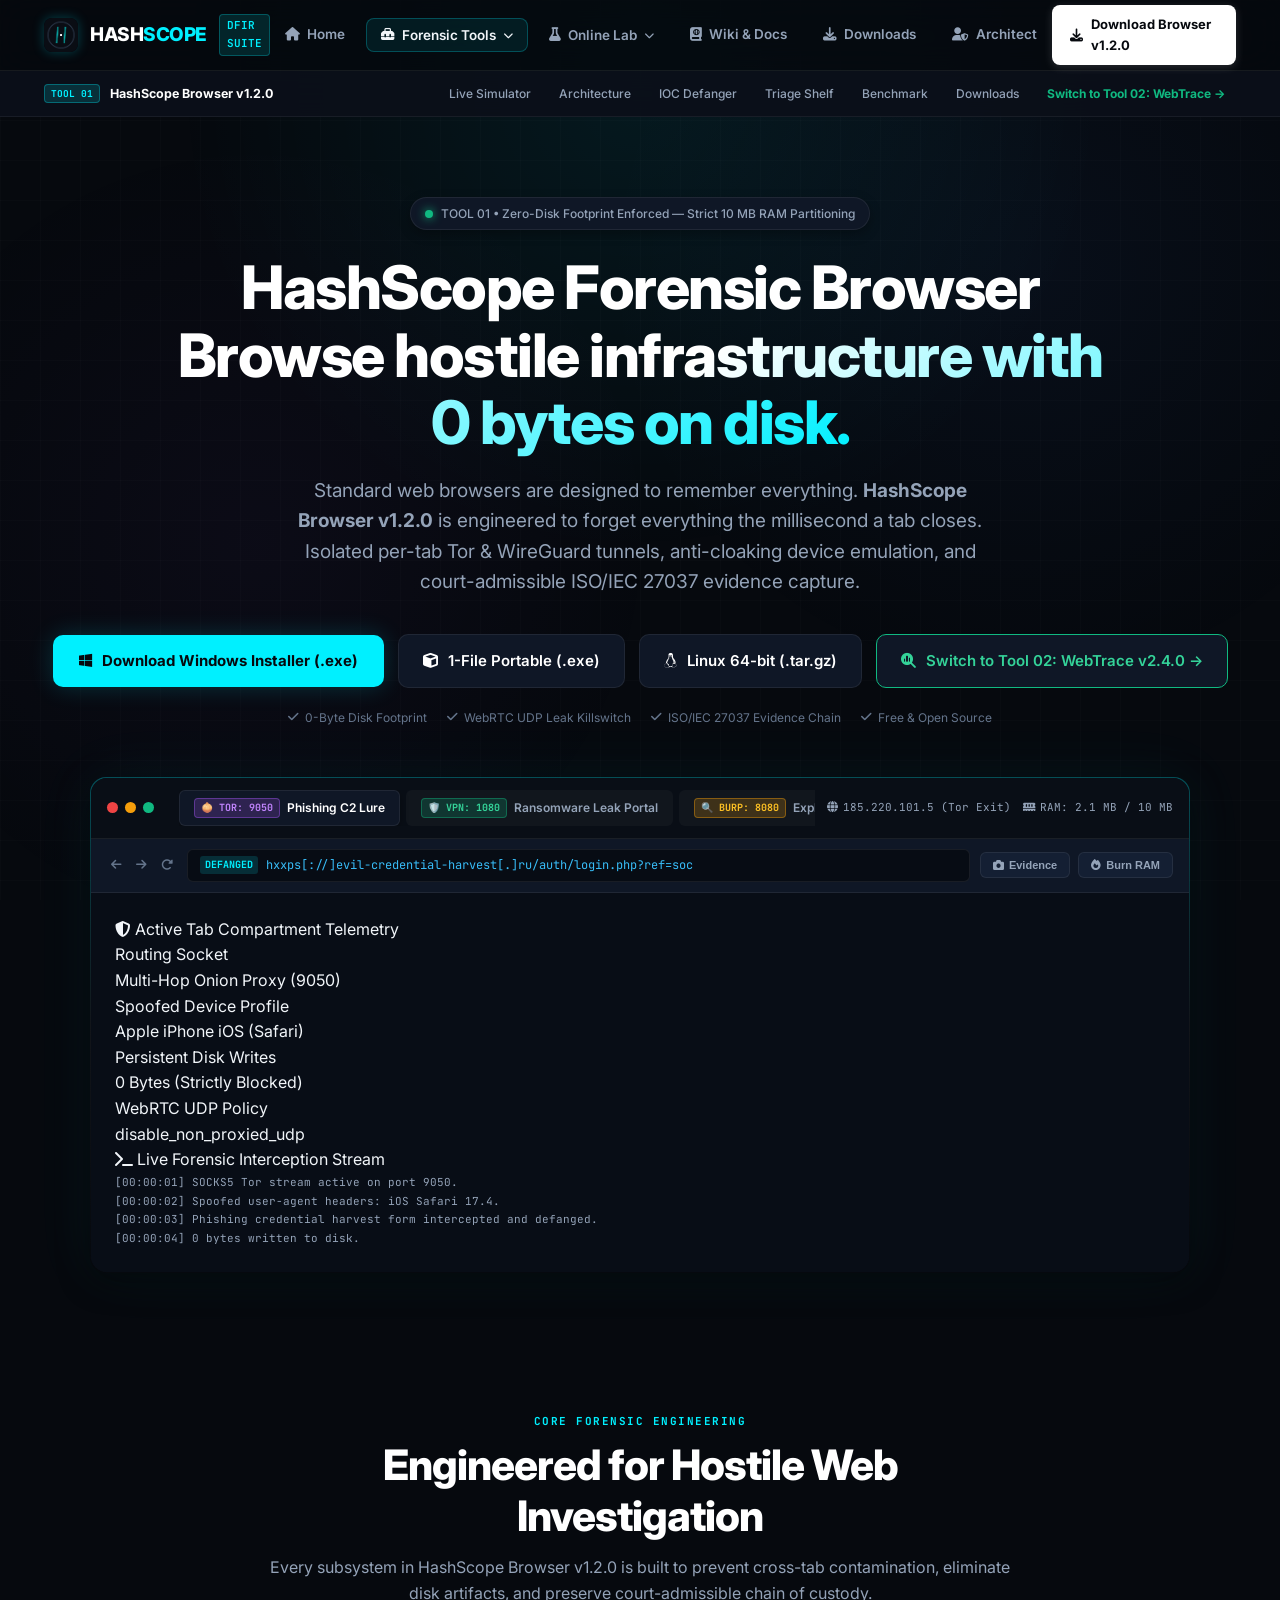
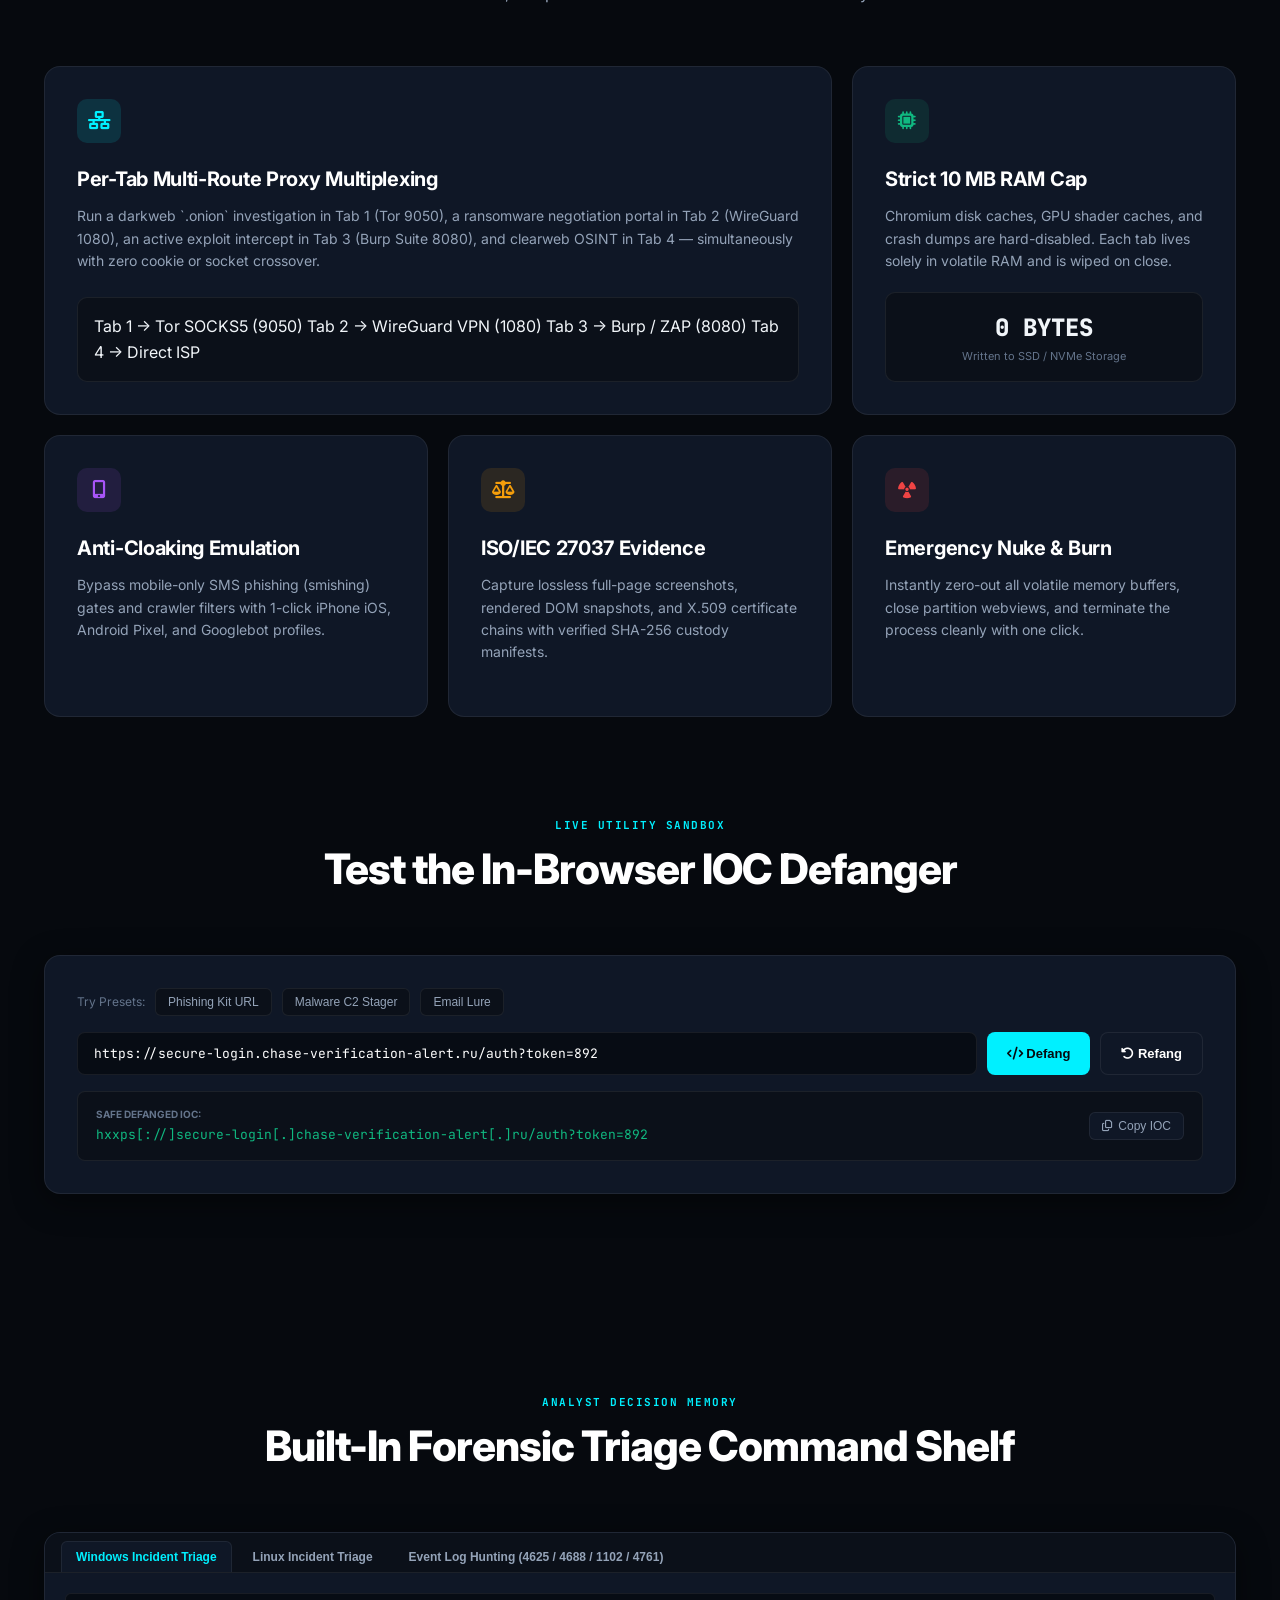
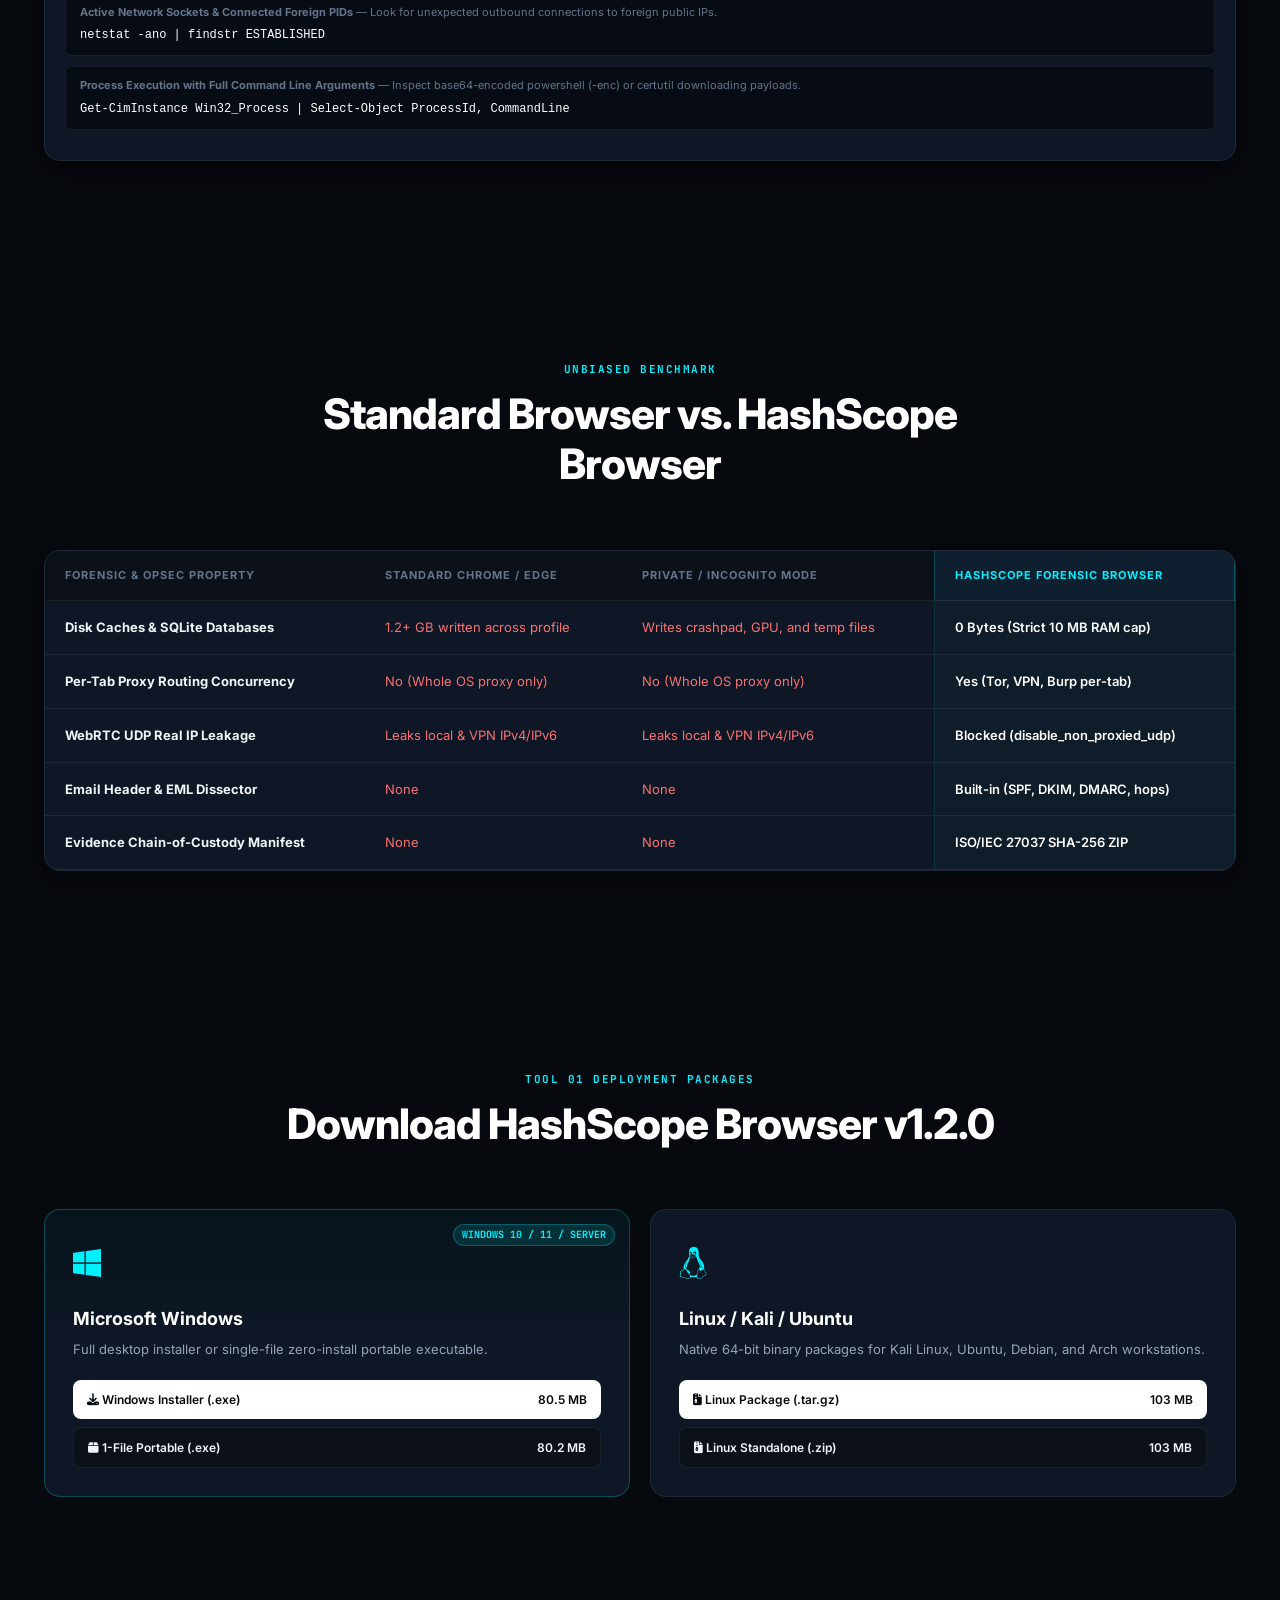
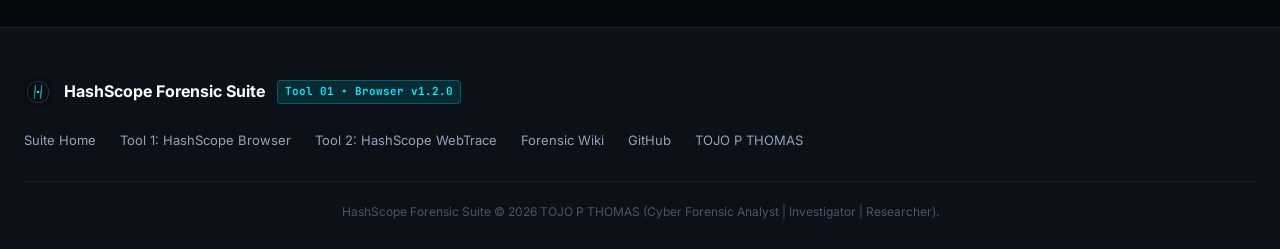
<file: browser.html>
<!DOCTYPE html>
<html lang="en">
<head>
  <meta charset="UTF-8">
  <meta name="viewport" content="width=device-width, initial-scale=1.0">
  <title>HashScope Browser v1.2.0 | Zero-Trace Threat Hunting &amp; Digital Forensics Web Browser</title>
  <meta name="description" content="Tool 01 of the HashScope Forensic Suite: HashScope Browser v1.2.0 — Zero-Trace, Per-Tab Isolated Threat Hunting &amp; Digital Forensics Web Browser with 10 MB RAM ceiling, Tor/VPN/Burp routing, and ISO/IEC 27037 evidence capture. Architected by TOJO P THOMAS.">
  <meta name="keywords" content="HashScope Browser, threat hunting browser, zero trace browser, forensic web browser, per-tab Tor proxy, ISO 27037 evidence capture, TOJO P THOMAS">
  <link rel="icon" type="image/x-icon" href="assets/logo.ico">
  <link rel="stylesheet" href="style.css">
  <link rel="stylesheet" href="https://cdnjs.cloudflare.com/ajax/libs/font-awesome/6.5.1/css/all.min.css">
  <link rel="preconnect" href="https://fonts.googleapis.com">
  <link rel="preconnect" href="https://fonts.gstatic.com" crossorigin>
  <link href="https://fonts.googleapis.com/css2?family=Inter:wght@400;500;600;700;800;900&family=JetBrains+Mono:wght@400;500;700&display=swap" rel="stylesheet">
</head>
<body>

  <div class="ambient-glow"></div>
  <div class="grid-overlay"></div>

  <!-- ================= GLOBAL TOP NAVIGATION WITH TOOLS DROPDOWN ================= -->
  <header class="site-nav">
    <div class="nav-container">
      <a href="index.html" class="brand-wrapper">
        <img src="assets/logo.png" alt="HashScope Logo" class="brand-logo-img">
        <span class="brand-name">HASH<span>SCOPE</span></span>
        <span class="brand-badge">DFIR SUITE</span>
      </a>

      <nav class="nav-links">
        <a href="index.html"><i class="fa-solid fa-house"></i> Home</a>

        <!-- 1. FORENSIC TOOLS DROPDOWN -->
        <div class="nav-dropdown">
          <button type="button" class="nav-dropdown-trigger" aria-expanded="false">
            <i class="fa-solid fa-toolbox"></i> Forensic Tools <i class="fa-solid fa-chevron-down" style="font-size:10px;"></i>
          </button>
          <div class="nav-dropdown-menu">
            <div class="nav-dropdown-header">HashScope DFIR Software Suite</div>

            <a href="browser.html" class="nav-dropdown-item active-tool">
              <div class="nav-dropdown-icon cyan"><i class="fa-solid fa-shield-halved"></i></div>
              <div class="nav-dropdown-info">
                <div class="nav-dropdown-title">
                  01. HashScope Browser <span class="nav-tool-badge">v1.2.0</span>
                </div>
                <div class="nav-dropdown-desc">Zero-Trace, 10 MB RAM Per-Tab Isolated Threat Hunting &amp; OSINT Web Browser</div>
              </div>
            </a>

            <a href="webtrace.html" class="nav-dropdown-item">
              <div class="nav-dropdown-icon emerald"><i class="fa-solid fa-magnifying-glass-chart"></i></div>
              <div class="nav-dropdown-info">
                <div class="nav-dropdown-title">
                  02. HashScope WebTrace <span class="nav-tool-badge new">v2.4.0 NEW</span>
                </div>
                <div class="nav-dropdown-desc">Free Browsing History Analysis &amp; 14+ Artifact Examiner (Chrome, Firefox, Edge, Safari, IE, Tor)</div>
              </div>
            </a>

            <div class="nav-dropdown-header" style="margin-top:6px;">Upcoming Forensic Tools (R&amp;D)</div>

            <a href="index.html#upcoming-tools" class="nav-dropdown-item">
              <div class="nav-dropdown-icon amber"><i class="fa-solid fa-hard-drive"></i></div>
              <div class="nav-dropdown-info">
                <div class="nav-dropdown-title">
                  03. HashScope DiskCarve <span class="nav-tool-badge roadmap">ROADMAP</span>
                </div>
                <div class="nav-dropdown-desc">Unallocated Cluster &amp; File Signature Forensic Recovery Engine</div>
              </div>
            </a>

            <a href="index.html#upcoming-tools" class="nav-dropdown-item">
              <div class="nav-dropdown-icon purple"><i class="fa-solid fa-memory"></i></div>
              <div class="nav-dropdown-info">
                <div class="nav-dropdown-title">
                  04. HashScope MemTrace <span class="nav-tool-badge roadmap">ROADMAP</span>
                </div>
                <div class="nav-dropdown-desc">Volatile RAM Dump &amp; Process Injection Triage Analyzer</div>
              </div>
            </a>

            <a href="index.html#tools-directory" class="nav-dropdown-item" style="margin-top:4px; border-top:1px solid rgba(255,255,255,0.06); padding-top:10px;">
              <div class="nav-dropdown-info" style="text-align:center; color:var(--cyan); font-size:12px; font-weight:700;">
                <i class="fa-solid fa-layer-group"></i> View All Forensic Suite Products &rarr;
              </div>
            </a>
          </div>
        </div>

        <!-- 2. ONLINE LAB & UTILITIES DROPDOWN -->
        <div class="nav-dropdown">
          <button type="button" class="nav-dropdown-trigger subtle-trigger" aria-expanded="false">
            <i class="fa-solid fa-flask"></i> Online Lab <i class="fa-solid fa-chevron-down" style="font-size:10px;"></i>
          </button>
          <div class="nav-dropdown-menu" style="width:350px;">
            <div class="nav-dropdown-header">Interactive Web Forensic Utilities</div>

            <a href="#simulator" class="nav-dropdown-item">
              <div class="nav-dropdown-icon purple"><i class="fa-solid fa-network-wired"></i></div>
              <div class="nav-dropdown-info">
                <div class="nav-dropdown-title">Live Multi-Route Browser Simulator</div>
                <div class="nav-dropdown-desc">Test Tor (9050), WireGuard (1080), and Burp (8080) per-tab isolation</div>
              </div>
            </a>

            <a href="#sandbox" class="nav-dropdown-item">
              <div class="nav-dropdown-icon cyan"><i class="fa-solid fa-code"></i></div>
              <div class="nav-dropdown-info">
                <div class="nav-dropdown-title">IOC URL &amp; Email Defanger</div>
                <div class="nav-dropdown-desc">Neutralize malicious links before sharing in SOC reports</div>
              </div>
            </a>

            <a href="#triage" class="nav-dropdown-item">
              <div class="nav-dropdown-icon emerald"><i class="fa-solid fa-terminal"></i></div>
              <div class="nav-dropdown-info">
                <div class="nav-dropdown-title">DFIR Incident Triage Shelf</div>
                <div class="nav-dropdown-desc">Curated Windows, Linux, and Event ID (4625/4688/1102) commands</div>
              </div>
            </a>

            <a href="#comparison" class="nav-dropdown-item">
              <div class="nav-dropdown-icon amber"><i class="fa-solid fa-scale-balanced"></i></div>
              <div class="nav-dropdown-info">
                <div class="nav-dropdown-title">Forensic Browser Benchmark</div>
                <div class="nav-dropdown-desc">Standard Chrome/Edge vs. Incognito vs. HashScope</div>
              </div>
            </a>
          </div>
        </div>

        <a href="wiki.html"><i class="fa-solid fa-book-atlas"></i> Wiki &amp; Docs</a>
        <a href="#download"><i class="fa-solid fa-download"></i> Downloads</a>
        <a href="index.html#creator"><i class="fa-solid fa-user-shield"></i> Architect</a>
      </nav>

      <div class="nav-actions">
        <a href="downloads/HashScope-Setup-1.2.0.exe" class="btn-nav-download">
          <i class="fa-solid fa-download"></i> Download Browser v1.2.0
        </a>
      </div>
    </div>
  </header>

  <!-- PRODUCT SUB-NAVIGATION STRIP -->
  <div class="product-subnav">
    <div class="product-subnav-inner">
      <div class="product-subnav-title">
        <span class="nav-tool-badge">TOOL 01</span>
        <span>HashScope Browser v1.2.0</span>
      </div>
      <div class="product-subnav-links">
        <a href="#simulator">Live Simulator</a>
        <a href="#architecture">Architecture</a>
        <a href="#sandbox">IOC Defanger</a>
        <a href="#triage">Triage Shelf</a>
        <a href="#comparison">Benchmark</a>
        <a href="#download">Downloads</a>
        <a href="webtrace.html" style="color:var(--emerald); font-weight:700;">Switch to Tool 02: WebTrace &rarr;</a>
      </div>
    </div>
  </div>

  <main>
    <!-- ================= HERO SECTION ================= -->
    <section class="hero">
      <div class="hero-pill">
        <span class="pulse-dot"></span>
        <span>TOOL 01 • Zero-Disk Footprint Enforced — Strict 10 MB RAM Partitioning</span>
      </div>

      <h1 class="hero-title">
        HashScope Forensic Browser <br>
        <span class="gradient-text">Browse hostile infrastructure with 0 bytes on disk.</span>
      </h1>

      <p class="hero-desc">
        Standard web browsers are designed to remember everything. <strong>HashScope Browser v1.2.0</strong> is engineered to forget everything the millisecond a tab closes. Isolated per-tab Tor &amp; WireGuard tunnels, anti-cloaking device emulation, and court-admissible ISO/IEC 27037 evidence capture.
      </p>

      <div class="hero-cta-group">
        <a href="downloads/HashScope-Setup-1.2.0.exe" class="btn-hero-primary">
          <i class="fa-brands fa-windows"></i> Download Windows Installer (.exe)
        </a>
        <a href="downloads/HashScope-Portable-1.2.0.exe" class="btn-hero-secondary">
          <i class="fa-solid fa-cube"></i> 1-File Portable (.exe)
        </a>
        <a href="downloads/hashscope-1.2.0.tar.gz" class="btn-hero-secondary">
          <i class="fa-brands fa-linux"></i> Linux 64-bit (.tar.gz)
        </a>
        <a href="webtrace.html" class="btn-hero-secondary" style="border-color:#10b981; color:#34d399;">
          <i class="fa-solid fa-magnifying-glass-chart"></i> Switch to Tool 02: WebTrace v2.4.0 &rarr;
        </a>
      </div>

      <div class="hero-trust-row">
        <div class="hero-trust-item"><i class="fa-solid fa-check text-cyan"></i> 0-Byte Disk Footprint</div>
        <div class="hero-trust-item"><i class="fa-solid fa-check text-cyan"></i> WebRTC UDP Leak Killswitch</div>
        <div class="hero-trust-item"><i class="fa-solid fa-check text-cyan"></i> ISO/IEC 27037 Evidence Chain</div>
        <div class="hero-trust-item"><i class="fa-solid fa-check text-cyan"></i> Free &amp; Open Source</div>
      </div>

      <!-- ================= LIVE INTERACTIVE BROWSER STAGE ================= -->
      <div class="browser-stage-wrapper" id="simulator">
        <div class="browser-mock">
          <div class="mock-titlebar">
            <div class="mock-window-controls">
              <span class="m-dot red"></span>
              <span class="m-dot yellow"></span>
              <span class="m-dot green"></span>
            </div>

            <div class="mock-tabs" id="mockTabStrip">
              <div class="mock-tab active" data-tab="tab-tor">
                <span class="mock-tab-badge tor">🧅 TOR: 9050</span>
                <span>Phishing C2 Lure</span>
              </div>
              <div class="mock-tab" data-tab="tab-vpn">
                <span class="mock-tab-badge vpn">🛡️ VPN: 1080</span>
                <span>Ransomware Leak Portal</span>
              </div>
              <div class="mock-tab" data-tab="tab-burp">
                <span class="mock-tab-badge burp">🔍 BURP: 8080</span>
                <span>Exploit Kit Intercept</span>
              </div>
              <div class="mock-tab" data-tab="tab-direct">
                <span class="mock-tab-badge direct">⚡ DIRECT</span>
                <span>OSINT Triangulation</span>
              </div>
            </div>

            <div class="mock-telemetry">
              <span class="telemetry-item" id="mockIpDisplay"><i class="fa-solid fa-globe text-cyan"></i> 185.220.101.5 (Tor Exit)</span>
              <span class="telemetry-item"><i class="fa-solid fa-memory text-emerald"></i> RAM: 2.1 MB / 10 MB</span>
            </div>
          </div>

          <div class="mock-omnibar-row">
            <div style="display:flex; gap:6px;">
              <button class="mock-nav-btn"><i class="fa-solid fa-arrow-left"></i></button>
              <button class="mock-nav-btn"><i class="fa-solid fa-arrow-right"></i></button>
              <button class="mock-nav-btn"><i class="fa-solid fa-rotate-right"></i></button>
            </div>

            <div class="mock-omnibar">
              <span class="mock-defang-tag" id="mockDefangBadge">DEFANGED</span>
              <span class="mock-url-text" id="mockOmnibarUrl">hxxps[://]evil-credential-harvest[.]ru/auth/login.php?ref=soc</span>
            </div>

            <div class="mock-actions">
              <button class="btn-mock-action" id="btnSimulateEvidence">
                <i class="fa-solid fa-camera text-cyan"></i> Evidence
              </button>
              <button class="btn-mock-action danger">
                <i class="fa-solid fa-fire"></i> Burn RAM
              </button>
            </div>
          </div>

          <div class="mock-viewport">
            <div class="mock-viewport-left">
              <div class="mock-card-title">
                <i class="fa-solid fa-shield-halved text-cyan"></i> Active Tab Compartment Telemetry
              </div>
              <div class="mock-stat-grid">
                <div class="mock-stat-box">
                  <div class="mock-stat-label">Routing Socket</div>
                  <div class="mock-stat-value text-purple" id="mockRouteVal">Multi-Hop Onion Proxy (9050)</div>
                </div>
                <div class="mock-stat-box">
                  <div class="mock-stat-label">Spoofed Device Profile</div>
                  <div class="mock-stat-value text-cyan" id="mockUaVal">Apple iPhone iOS (Safari)</div>
                </div>
                <div class="mock-stat-box">
                  <div class="mock-stat-label">Persistent Disk Writes</div>
                  <div class="mock-stat-value text-green">0 Bytes (Strictly Blocked)</div>
                </div>
                <div class="mock-stat-box">
                  <div class="mock-stat-label">WebRTC UDP Policy</div>
                  <div class="mock-stat-value text-amber">disable_non_proxied_udp</div>
                </div>
              </div>
            </div>

            <div class="mock-viewport-right">
              <div class="mock-card-title">
                <i class="fa-solid fa-terminal text-emerald"></i> Live Forensic Interception Stream
              </div>
              <div id="mockIntelLog" style="font-family:var(--font-mono); font-size:11px; color:var(--text-secondary); line-height:1.7;">
                [00:00:01] SOCKS5 Tor stream active on port 9050.<br>
                [00:00:02] Spoofed user-agent headers: iOS Safari 17.4.<br>
                [00:00:03] Phishing credential harvest form intercepted and defanged.<br>
                [00:00:04] 0 bytes written to disk.
              </div>
            </div>
          </div>
        </div>
      </div>
    </section>

    <!-- ================= CORE ARCHITECTURAL PILLARS ================= -->
    <section class="section" id="architecture">
      <div class="section-head">
        <span class="section-tag">CORE FORENSIC ENGINEERING</span>
        <h2 class="section-title">Engineered for Hostile Web Investigation</h2>
        <p class="section-subtitle">
          Every subsystem in HashScope Browser v1.2.0 is built to prevent cross-tab contamination, eliminate disk artifacts, and preserve court-admissible chain of custody.
        </p>
      </div>

      <div class="bento-grid">
        <div class="bento-card bento-col-8">
          <div>
            <div class="bento-icon cyan"><i class="fa-solid fa-network-wired"></i></div>
            <h3>Per-Tab Multi-Route Proxy Multiplexing</h3>
            <p>
              Run a darkweb `.onion` investigation in Tab 1 (Tor 9050), a ransomware negotiation portal in Tab 2 (WireGuard 1080), an active exploit intercept in Tab 3 (Burp Suite 8080), and clearweb OSINT in Tab 4 — simultaneously with zero cookie or socket crossover.
            </p>
          </div>
          <div class="bento-visual">
            <div class="route-pill-list">
              <span class="route-pill"><span class="dot" style="background:#c084fc;"></span> Tab 1 &rarr; Tor SOCKS5 (9050)</span>
              <span class="route-pill"><span class="dot" style="background:#34d399;"></span> Tab 2 &rarr; WireGuard VPN (1080)</span>
              <span class="route-pill"><span class="dot" style="background:#fbbf24;"></span> Tab 3 &rarr; Burp / ZAP (8080)</span>
              <span class="route-pill"><span class="dot" style="background:#38bdf8;"></span> Tab 4 &rarr; Direct ISP</span>
            </div>
          </div>
        </div>

        <div class="bento-card bento-col-4">
          <div>
            <div class="bento-icon emerald"><i class="fa-solid fa-microchip"></i></div>
            <h3>Strict 10 MB RAM Cap</h3>
            <p>
              Chromium disk caches, GPU shader caches, and crash dumps are hard-disabled. Each tab lives solely in volatile RAM and is wiped on close.
            </p>
          </div>
          <div class="bento-visual" style="text-align:center;">
            <div class="text-green" style="font-size:24px; font-weight:900; font-family:var(--font-mono);">0 BYTES</div>
            <div style="font-size:11px; color:var(--text-muted);">Written to SSD / NVMe Storage</div>
          </div>
        </div>

        <div class="bento-card bento-col-4">
          <div>
            <div class="bento-icon purple"><i class="fa-solid fa-mobile-screen-button"></i></div>
            <h3>Anti-Cloaking Emulation</h3>
            <p>
              Bypass mobile-only SMS phishing (smishing) gates and crawler filters with 1-click iPhone iOS, Android Pixel, and Googlebot profiles.
            </p>
          </div>
        </div>

        <div class="bento-card bento-col-4">
          <div>
            <div class="bento-icon amber"><i class="fa-solid fa-scale-balanced"></i></div>
            <h3>ISO/IEC 27037 Evidence</h3>
            <p>
              Capture lossless full-page screenshots, rendered DOM snapshots, and X.509 certificate chains with verified SHA-256 custody manifests.
            </p>
          </div>
        </div>

        <div class="bento-card bento-col-4">
          <div>
            <div class="bento-icon crimson"><i class="fa-solid fa-radiation"></i></div>
            <h3>Emergency Nuke &amp; Burn</h3>
            <p>
              Instantly zero-out all volatile memory buffers, close partition webviews, and terminate the process cleanly with one click.
            </p>
          </div>
        </div>
      </div>
    </section>

    <!-- ================= INTERACTIVE IOC DEFANGER SANDBOX ================= -->
    <section class="section" id="sandbox" style="padding-top:0;">
      <div class="section-head">
        <span class="section-tag">LIVE UTILITY SANDBOX</span>
        <h2 class="section-title">Test the In-Browser IOC Defanger</h2>
      </div>
      <div class="sandbox-card">
        <div class="sandbox-presets">
          <span style="font-size:12px; color:var(--text-muted); align-self:center;">Try Presets:</span>
          <button class="btn-preset" data-sample="https://secure-login.chase-verification-alert.ru/auth?token=892">Phishing Kit URL</button>
          <button class="btn-preset" data-sample="http://185.220.101.5:8080/stage2_payload.exe">Malware C2 Stager</button>
          <button class="btn-preset" data-sample="admin@compromised-host-mail.com">Email Lure</button>
        </div>
        <div class="sandbox-input-box">
          <input type="text" class="sandbox-input" id="sandboxInput" value="https://secure-login.chase-verification-alert.ru/auth?token=892">
          <button class="btn-sandbox-run" id="btnRunDefang"><i class="fa-solid fa-code"></i> Defang</button>
          <button class="btn-sandbox-run" id="btnRunRefang" style="background:var(--bg-card); color:#fff; border:1px solid var(--border-subtle);"><i class="fa-solid fa-rotate-left"></i> Refang</button>
        </div>
        <div class="sandbox-output-box">
          <div>
            <div style="font-size:10px; text-transform:uppercase; color:var(--text-muted); margin-bottom:3px; font-weight:700;">Safe Defanged IOC:</div>
            <div class="sandbox-output-text" id="sandboxOutput">hxxps[://]secure-login[.]chase-verification-alert[.]ru/auth?token=892</div>
          </div>
          <button class="btn-copy-sandbox" id="btnCopySandbox"><i class="fa-regular fa-copy"></i> Copy IOC</button>
        </div>
      </div>
    </section>

    <!-- ================= TRIAGE SHELF ================= -->
    <section class="section" id="triage">
      <div class="section-head">
        <span class="section-tag">ANALYST DECISION MEMORY</span>
        <h2 class="section-title">Built-In Forensic Triage Command Shelf</h2>
      </div>
      <div class="terminal-card">
        <div class="terminal-tabs">
          <button class="t-tab-btn active" data-cmdset="windows">Windows Incident Triage</button>
          <button class="t-tab-btn" data-cmdset="linux">Linux Incident Triage</button>
          <button class="t-tab-btn" data-cmdset="eventlog">Event Log Hunting (4625 / 4688 / 1102 / 4761)</button>
        </div>
        <div class="terminal-body" id="triageCommandsList"></div>
      </div>
    </section>

    <!-- ================= FORENSIC COMPARISON MATRIX ================= -->
    <section class="section" id="comparison">
      <div class="section-head">
        <span class="section-tag">UNBIASED BENCHMARK</span>
        <h2 class="section-title">Standard Browser vs. HashScope Browser</h2>
      </div>
      <div class="table-wrapper">
        <table class="compare-table">
          <thead>
            <tr>
              <th>Forensic &amp; OPSEC Property</th>
              <th>Standard Chrome / Edge</th>
              <th>Private / Incognito Mode</th>
              <th class="col-highlight">HashScope Forensic Browser</th>
            </tr>
          </thead>
          <tbody>
            <tr>
              <td><strong>Disk Caches &amp; SQLite Databases</strong></td>
              <td class="text-bad">1.2+ GB written across profile</td>
              <td class="text-bad">Writes crashpad, GPU, and temp files</td>
              <td class="col-highlight text-good">0 Bytes (Strict 10 MB RAM cap)</td>
            </tr>
            <tr>
              <td><strong>Per-Tab Proxy Routing Concurrency</strong></td>
              <td class="text-bad">No (Whole OS proxy only)</td>
              <td class="text-bad">No (Whole OS proxy only)</td>
              <td class="col-highlight text-good">Yes (Tor, VPN, Burp per-tab)</td>
            </tr>
            <tr>
              <td><strong>WebRTC UDP Real IP Leakage</strong></td>
              <td class="text-bad">Leaks local &amp; VPN IPv4/IPv6</td>
              <td class="text-bad">Leaks local &amp; VPN IPv4/IPv6</td>
              <td class="col-highlight text-good">Blocked (disable_non_proxied_udp)</td>
            </tr>
            <tr>
              <td><strong>Email Header &amp; EML Dissector</strong></td>
              <td class="text-bad">None</td>
              <td class="text-bad">None</td>
              <td class="col-highlight text-good">Built-in (SPF, DKIM, DMARC, hops)</td>
            </tr>
            <tr>
              <td><strong>Evidence Chain-of-Custody Manifest</strong></td>
              <td class="text-bad">None</td>
              <td class="text-bad">None</td>
              <td class="col-highlight text-good">ISO/IEC 27037 SHA-256 ZIP</td>
            </tr>
          </tbody>
        </table>
      </div>
    </section>

    <!-- ================= DOWNLOAD HUB ================= -->
    <section class="section" id="download">
      <div class="section-head">
        <span class="section-tag">TOOL 01 DEPLOYMENT PACKAGES</span>
        <h2 class="section-title">Download HashScope Browser v1.2.0</h2>
      </div>

      <div class="downloads-grid">
        <div class="dl-card highlight">
          <span class="dl-tag-featured">WINDOWS 10 / 11 / SERVER</span>
          <div class="dl-icon"><i class="fa-brands fa-windows"></i></div>
          <h3>Microsoft Windows</h3>
          <p>Full desktop installer or single-file zero-install portable executable.</p>
          <div class="dl-btn-stack">
            <a href="downloads/HashScope-Setup-1.2.0.exe" class="btn-dl-item primary">
              <span><i class="fa-solid fa-download"></i> Windows Installer (.exe)</span>
              <span class="mono">80.5 MB</span>
            </a>
            <a href="downloads/HashScope-Portable-1.2.0.exe" class="btn-dl-item secondary">
              <span><i class="fa-solid fa-box"></i> 1-File Portable (.exe)</span>
              <span class="mono">80.2 MB</span>
            </a>
          </div>
        </div>

        <div class="dl-card">
          <div class="dl-icon"><i class="fa-brands fa-linux"></i></div>
          <h3>Linux / Kali / Ubuntu</h3>
          <p>Native 64-bit binary packages for Kali Linux, Ubuntu, Debian, and Arch workstations.</p>
          <div class="dl-btn-stack">
            <a href="downloads/hashscope-1.2.0.tar.gz" class="btn-dl-item primary">
              <span><i class="fa-solid fa-file-archive"></i> Linux Package (.tar.gz)</span>
              <span class="mono">103 MB</span>
            </a>
            <a href="downloads/hashscope-1.2.0.zip" class="btn-dl-item secondary">
              <span><i class="fa-solid fa-file-zipper"></i> Linux Standalone (.zip)</span>
              <span class="mono">103 MB</span>
            </a>
          </div>
        </div>
      </div>
    </section>
  </main>

  <footer class="site-footer">
    <div class="footer-container">
      <div class="footer-brand">
        <img src="assets/logo.png" alt="HashScope Logo" style="width:28px; height:28px;">
        <span style="font-weight:700; color:#fff;">HashScope Forensic Suite</span>
        <span class="brand-badge">Tool 01 • Browser v1.2.0</span>
      </div>
      <div class="footer-links">
        <a href="index.html">Suite Home</a>
        <a href="browser.html">Tool 1: HashScope Browser</a>
        <a href="webtrace.html">Tool 2: HashScope WebTrace</a>
        <a href="wiki.html">Forensic Wiki</a>
        <a href="https://github.com/tojo54/hashscope" target="_blank">GitHub</a>
        <a href="https://medium.com/@tojopthomas" target="_blank">TOJO P THOMAS</a>
      </div>
    </div>
    <div class="footer-bottom">
      HashScope Forensic Suite © 2026 TOJO P THOMAS (Cyber Forensic Analyst | Investigator | Researcher).
    </div>
  </footer>

  <script>
    // Dropdown toggle support for click/mobile
    document.querySelectorAll('.nav-dropdown').forEach(drop => {
      const btn = drop.querySelector('.nav-dropdown-trigger');
      if (btn) {
        btn.addEventListener('click', (e) => {
          e.stopPropagation();
          const wasOpen = drop.classList.contains('open');
          document.querySelectorAll('.nav-dropdown').forEach(d => d.classList.remove('open'));
          if (!wasOpen) drop.classList.add('open');
        });
      }
    });
    document.addEventListener('click', () => {
      document.querySelectorAll('.nav-dropdown').forEach(d => d.classList.remove('open'));
    });

    // Simulator logic
    const tabData = {
      'tab-tor': { route: 'Multi-Hop Onion Proxy (9050)', routeColor: '#c084fc', ua: 'Apple iPhone iOS (Safari)', ip: '185.220.101.5 (Tor Exit Germany)', url: 'hxxps[://]evil-credential-harvest[.]ru/auth/login.php?ref=soc', log: '[00:00:01] SOCKS5 Tor stream active on port 9050.<br>[00:00:02] Spoofed user-agent headers: iOS Safari 17.4.<br>[00:00:03] Phishing credential harvest form intercepted and defanged.<br>[00:00:04] 0 bytes written to disk.' },
      'tab-vpn': { route: 'WireGuard Tunnel Bridge (1080)', routeColor: '#34d399', ua: 'Android Samsung S24 (Chrome)', ip: '194.26.29.112 (Stockholm Tunnel)', url: 'hxxps[://]lockbit-leak-portal[.]su/files/victim-dump.tar', log: '[00:00:01] User-space WireGuard proxy tunnel active on 127.0.0.1:1080.<br>[00:00:02] Entire host OS network untouched; only this tab routes via VPN.<br>[00:00:03] RFC 8828 WebRTC killswitch enforced.<br>[00:00:04] Zero trace footprint active.' },
      'tab-burp': { route: 'Burp Suite Proxy (8080)', routeColor: '#fbbf24', ua: 'Googlebot Crawler 2.1', ip: '127.0.0.1:8080 (Local Intercept)', url: 'hxxp[://]exploit-kit-gate[.]net/payload.js', log: '[00:00:01] Upstream proxy redirected to 127.0.0.1:8080.<br>[00:00:02] JavaScript execution frozen to safely capture de-obfuscated stager.<br>[00:00:03] Intercepted 3 HTTP POST beacons to C2 domain.<br>[00:00:04] Ready for evidence export.' },
      'tab-direct': { route: 'Direct ISP (Host Adapter)', routeColor: '#38bdf8', ua: 'Clean Forensic Chromium (x64)', ip: '116.68.96.9 (Host IP Verified)', url: 'https://virustotal.com/gui/domain/evil-credential-harvest.ru', log: '[00:00:01] Direct ISP network adapter attached.<br>[00:00:02] DNS-over-HTTPS (DoH) resolved via Cloudflare 1.1.1.1.<br>[00:00:03] Passive OSINT WHOIS and SSL certificate fingerprints evaluated.<br>[00:00:04] Ready for analyst pivoting.' }
    };
    document.querySelectorAll('.mock-tab').forEach(tab => {
      tab.addEventListener('click', () => {
        document.querySelectorAll('.mock-tab').forEach(t => t.classList.remove('active'));
        tab.classList.add('active');
        const d = tabData[tab.dataset.tab];
        if (d) {
          document.getElementById('mockRouteVal').textContent = d.route;
          document.getElementById('mockRouteVal').style.color = d.routeColor;
          document.getElementById('mockUaVal').textContent = d.ua;
          document.getElementById('mockIpDisplay').innerHTML = `<i class="fa-solid fa-globe text-cyan"></i> ${d.ip}`;
          document.getElementById('mockOmnibarUrl').textContent = d.url;
          document.getElementById('mockIntelLog').innerHTML = d.log;
        }
      });
    });

    function defang(str) { return str.replace(/^https?:\/\//i, m => m.toLowerCase().startsWith('https') ? 'hxxps[://]' : 'hxxp[://]').replace(/\./g, '[.]').replace(/@/g, '[@]'); }
    function refang(str) { return str.replace(/hxxps\[:\/\/\]/gi, 'https://').replace(/hxxp\[:\/\/\]/gi, 'http://').replace(/\[\.\]/g, '.').replace(/\[@\]/g, '@'); }
    const sandboxInput = document.getElementById('sandboxInput');
    const sandboxOutput = document.getElementById('sandboxOutput');
    document.getElementById('btnRunDefang').addEventListener('click', () => { sandboxOutput.textContent = defang(sandboxInput.value); });
    document.getElementById('btnRunRefang').addEventListener('click', () => { sandboxOutput.textContent = refang(sandboxInput.value); });
    document.querySelectorAll('.btn-preset').forEach(btn => btn.addEventListener('click', () => { sandboxInput.value = btn.dataset.sample; sandboxOutput.textContent = defang(btn.dataset.sample); }));
    document.getElementById('btnCopySandbox').addEventListener('click', (e) => { navigator.clipboard.writeText(sandboxOutput.textContent); e.currentTarget.innerHTML = '<i class="fa-solid fa-check text-green"></i> Copied!'; });

    const triageData = {
      windows: [
        { desc: 'Active Network Sockets & Connected Foreign PIDs', cmd: 'netstat -ano | findstr ESTABLISHED', inspect: 'Look for unexpected outbound connections to foreign public IPs.' },
        { desc: 'Process Execution with Full Command Line Arguments', cmd: 'Get-CimInstance Win32_Process | Select-Object ProcessId, CommandLine', inspect: 'Inspect base64-encoded powershell (-enc) or certutil downloading payloads.' }
      ],
      linux: [
        { desc: 'Listening Sockets with Associated Process Executables', cmd: 'ss -tulpn', inspect: 'Check for unauthorized ports bound to 0.0.0.0.' },
        { desc: 'Active Process Tree with Hierarchy & Arguments', cmd: 'ps auxf', inspect: 'Identify spawned bash reverse shells beneath web servers (www-data).' }
      ],
      eventlog: [
        { desc: 'Event ID 4625 — An account failed to log on', cmd: 'Get-WinEvent -FilterHashtable @{LogName=\'Security\';ID=4625}', inspect: 'Distinguishes between bad passwords and non-existent users.' },
        { desc: 'Event ID 1102 — The audit log was cleared', cmd: 'Get-WinEvent -FilterHashtable @{LogName=\'Security\';ID=1102}', inspect: 'High-severity indicator of attacker anti-forensics.' }
      ]
    };
    function renderTriageShelf(setKey) {
      const list = triageData[setKey] || [];
      document.getElementById('triageCommandsList').innerHTML = list.map(item => `
        <div class="terminal-cmd-row">
          <div style="flex:1;">
            <div class="terminal-cmd-desc"><strong>${item.desc}</strong> — ${item.inspect}</div>
            <div class="terminal-cmd-code"><code>${item.cmd}</code></div>
          </div>
        </div>
      `).join('');
    }
    document.querySelectorAll('.t-tab-btn').forEach(btn => btn.addEventListener('click', () => {
      document.querySelectorAll('.t-tab-btn').forEach(b => b.classList.remove('active'));
      btn.classList.add('active');
      renderTriageShelf(btn.dataset.cmdset);
    }));
    renderTriageShelf('windows');
  </script>
</body>
</html>
</file>
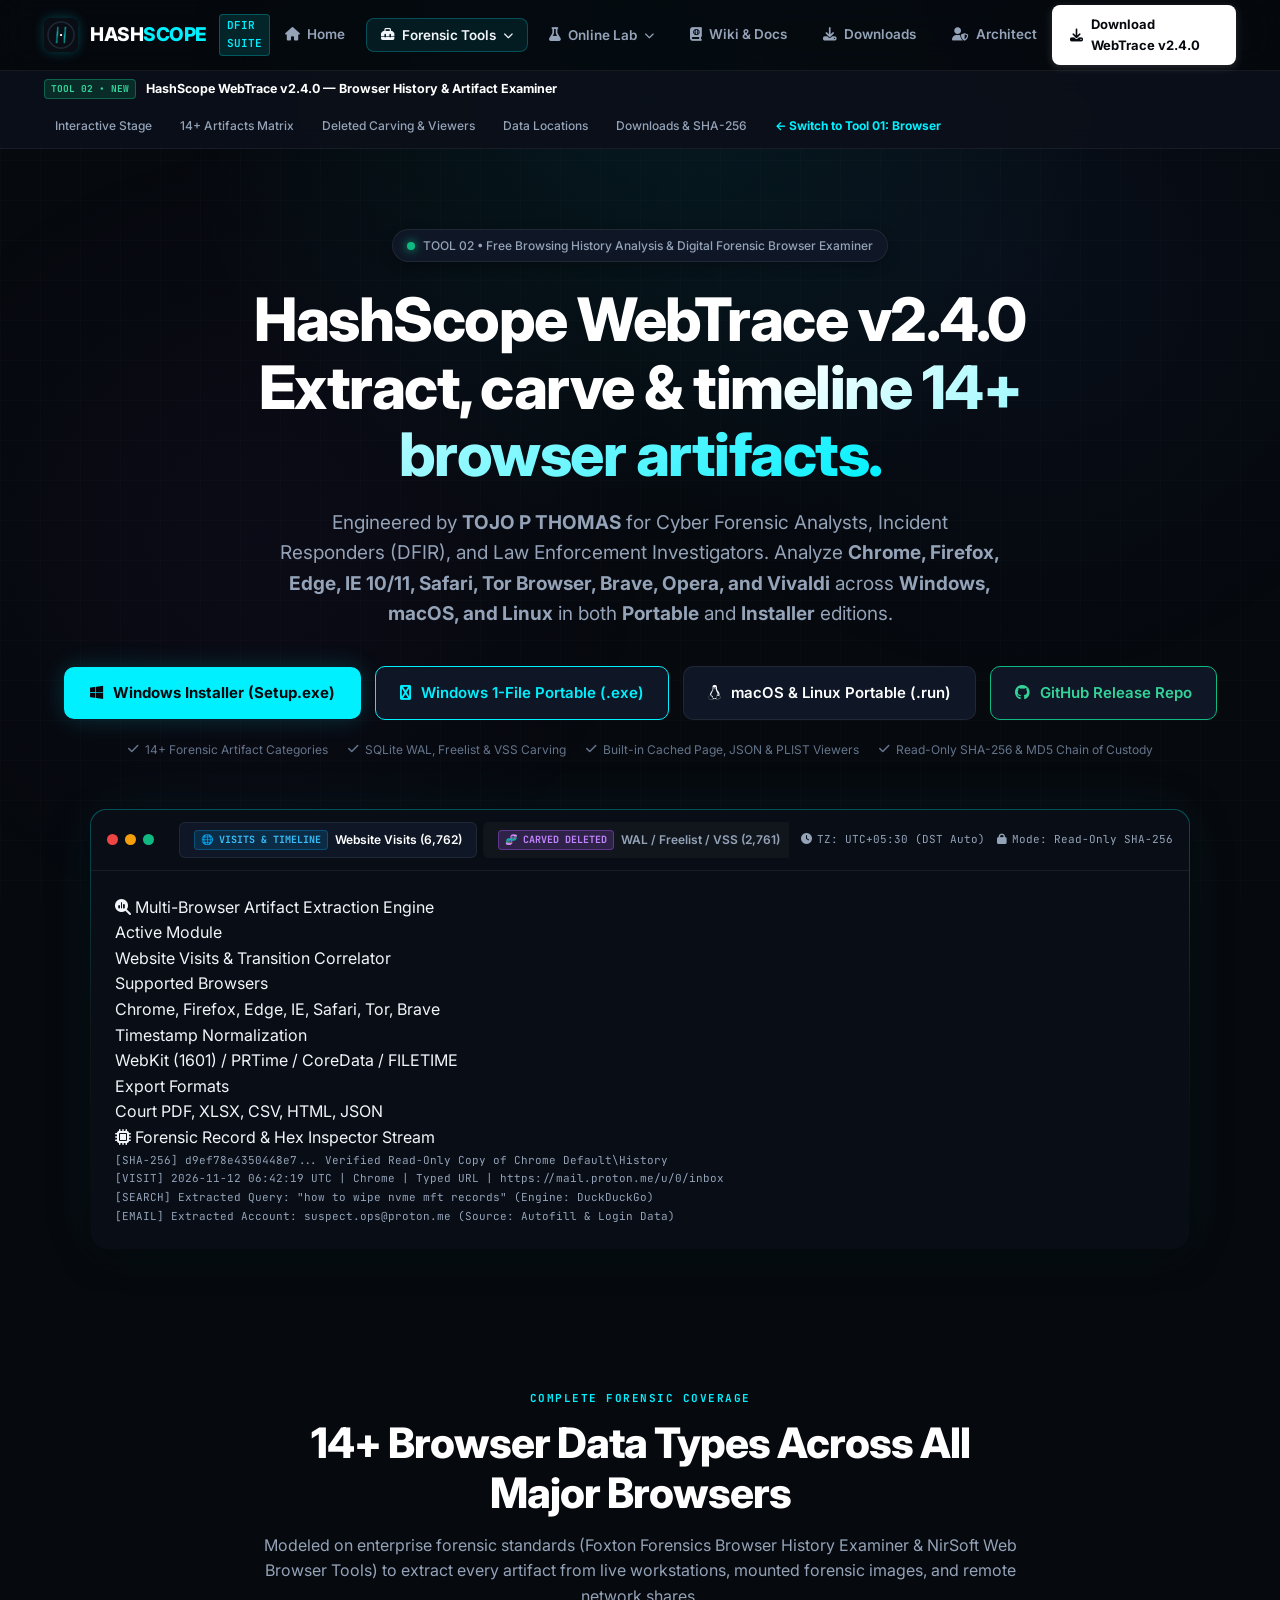
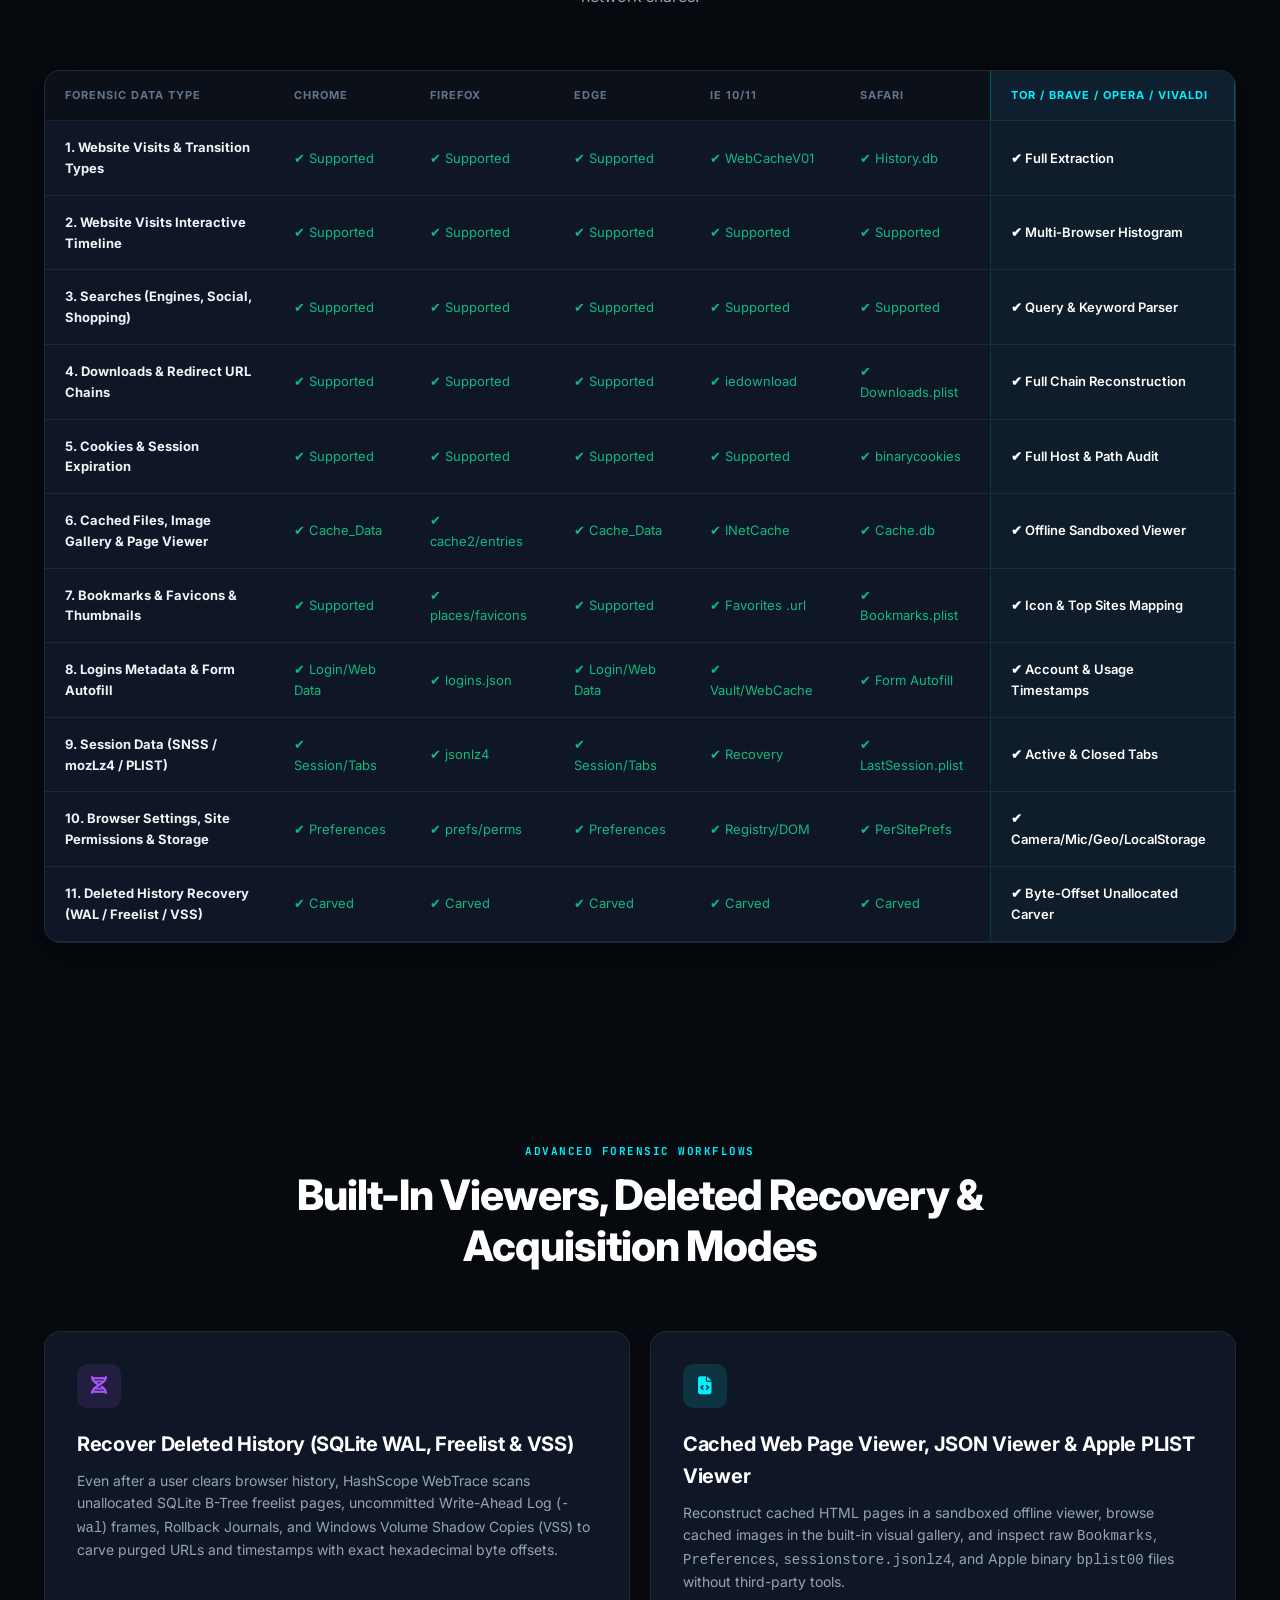
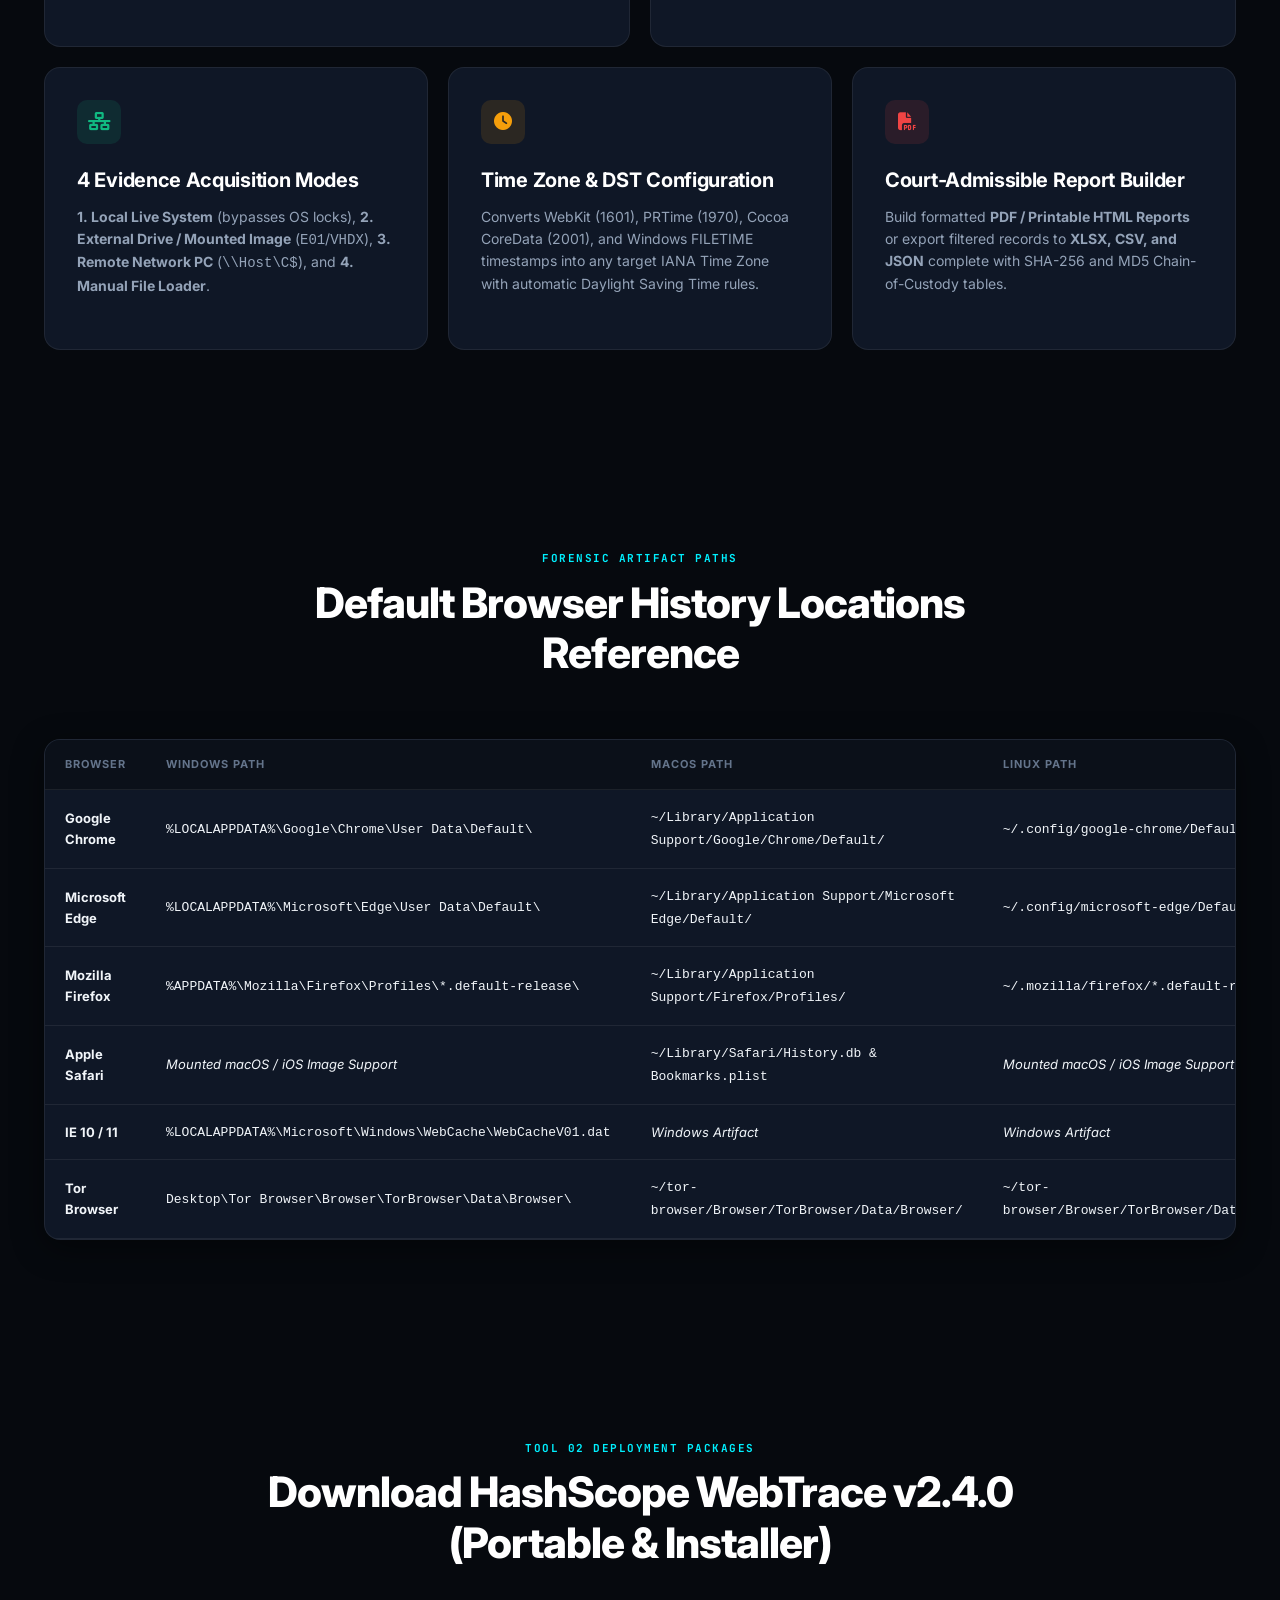
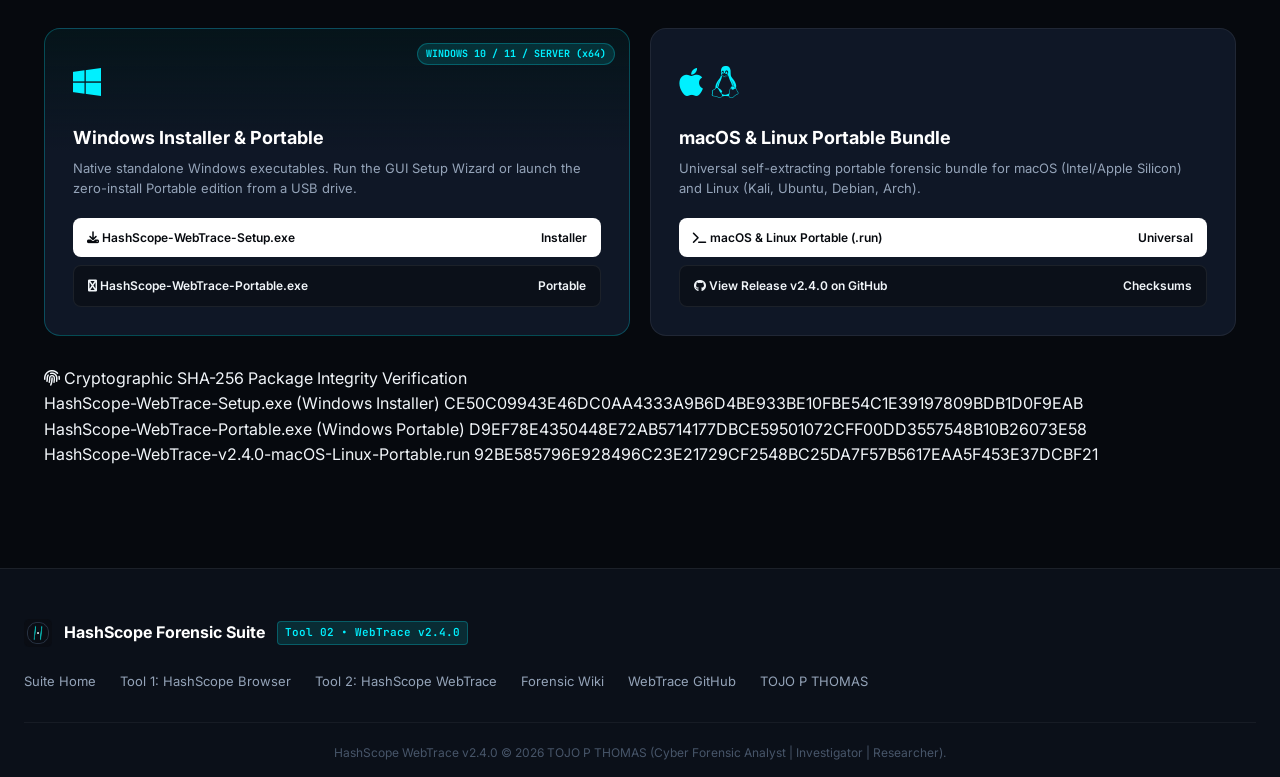
<file: webtrace.html>
<!DOCTYPE html>
<html lang="en">
<head>
  <meta charset="UTF-8">
  <meta name="viewport" content="width=device-width, initial-scale=1.0">
  <title>HashScope WebTrace v2.4.0 | Free Browsing History Analysis &amp; Forensic Browser Examiner</title>
  <meta name="description" content="Tool 02 of the HashScope Forensic Suite: HashScope WebTrace v2.4.0 — Free Browsing History Analysis &amp; Digital Forensic Browser Artifact Examiner for Chrome, Firefox, Edge, Safari, IE 10/11, Tor, Brave, Opera &amp; Vivaldi on Windows, macOS, and Linux (Portable &amp; Installer). Architected by TOJO P THOMAS.">
  <meta name="keywords" content="free browsing history analysis, browsing history analysis, browser history examiner, HashScope WebTrace, recover deleted browser history, SQLite WAL carver, cached web page viewer, PLIST viewer, JSON viewer, Chrome Firefox Edge Safari IE Tor history analyzer, TOJO P THOMAS">
  <link rel="icon" type="image/x-icon" href="assets/logo.ico">
  <link rel="stylesheet" href="style.css">
  <link rel="stylesheet" href="https://cdnjs.cloudflare.com/ajax/libs/font-awesome/6.5.1/css/all.min.css">
  <link rel="preconnect" href="https://fonts.googleapis.com">
  <link rel="preconnect" href="https://fonts.gstatic.com" crossorigin>
  <link href="https://fonts.googleapis.com/css2?family=Inter:wght@400;500;600;700;800;900&family=JetBrains+Mono:wght@400;500;700&display=swap" rel="stylesheet">
</head>
<body>

  <div class="ambient-glow"></div>
  <div class="grid-overlay"></div>

  <!-- ================= GLOBAL TOP NAVIGATION WITH TOOLS DROPDOWN ================= -->
  <header class="site-nav">
    <div class="nav-container">
      <a href="index.html" class="brand-wrapper">
        <img src="assets/logo.png" alt="HashScope Logo" class="brand-logo-img">
        <span class="brand-name">HASH<span>SCOPE</span></span>
        <span class="brand-badge">DFIR SUITE</span>
      </a>

      <nav class="nav-links">
        <a href="index.html"><i class="fa-solid fa-house"></i> Home</a>

        <!-- 1. FORENSIC TOOLS DROPDOWN -->
        <div class="nav-dropdown">
          <button type="button" class="nav-dropdown-trigger" aria-expanded="false">
            <i class="fa-solid fa-toolbox"></i> Forensic Tools <i class="fa-solid fa-chevron-down" style="font-size:10px;"></i>
          </button>
          <div class="nav-dropdown-menu">
            <div class="nav-dropdown-header">HashScope DFIR Software Suite</div>

            <a href="browser.html" class="nav-dropdown-item">
              <div class="nav-dropdown-icon cyan"><i class="fa-solid fa-shield-halved"></i></div>
              <div class="nav-dropdown-info">
                <div class="nav-dropdown-title">
                  01. HashScope Browser <span class="nav-tool-badge">v1.2.0</span>
                </div>
                <div class="nav-dropdown-desc">Zero-Trace, 10 MB RAM Per-Tab Isolated Threat Hunting &amp; OSINT Web Browser</div>
              </div>
            </a>

            <a href="webtrace.html" class="nav-dropdown-item active-tool">
              <div class="nav-dropdown-icon emerald"><i class="fa-solid fa-magnifying-glass-chart"></i></div>
              <div class="nav-dropdown-info">
                <div class="nav-dropdown-title">
                  02. HashScope WebTrace <span class="nav-tool-badge new">v2.4.0 NEW</span>
                </div>
                <div class="nav-dropdown-desc">Free Browsing History Analysis &amp; 14+ Artifact Examiner (Chrome, Firefox, Edge, Safari, IE, Tor)</div>
              </div>
            </a>

            <div class="nav-dropdown-header" style="margin-top:6px;">Upcoming Forensic Tools (R&amp;D)</div>

            <a href="index.html#upcoming-tools" class="nav-dropdown-item">
              <div class="nav-dropdown-icon amber"><i class="fa-solid fa-hard-drive"></i></div>
              <div class="nav-dropdown-info">
                <div class="nav-dropdown-title">
                  03. HashScope DiskCarve <span class="nav-tool-badge roadmap">ROADMAP</span>
                </div>
                <div class="nav-dropdown-desc">Unallocated Cluster &amp; File Signature Forensic Recovery Engine</div>
              </div>
            </a>

            <a href="index.html#upcoming-tools" class="nav-dropdown-item">
              <div class="nav-dropdown-icon purple"><i class="fa-solid fa-memory"></i></div>
              <div class="nav-dropdown-info">
                <div class="nav-dropdown-title">
                  04. HashScope MemTrace <span class="nav-tool-badge roadmap">ROADMAP</span>
                </div>
                <div class="nav-dropdown-desc">Volatile RAM Dump &amp; Process Injection Triage Analyzer</div>
              </div>
            </a>

            <a href="index.html#tools-directory" class="nav-dropdown-item" style="margin-top:4px; border-top:1px solid rgba(255,255,255,0.06); padding-top:10px;">
              <div class="nav-dropdown-info" style="text-align:center; color:var(--cyan); font-size:12px; font-weight:700;">
                <i class="fa-solid fa-layer-group"></i> View All Forensic Suite Products &rarr;
              </div>
            </a>
          </div>
        </div>

        <!-- 2. ONLINE LAB & UTILITIES DROPDOWN -->
        <div class="nav-dropdown">
          <button type="button" class="nav-dropdown-trigger subtle-trigger" aria-expanded="false">
            <i class="fa-solid fa-flask"></i> Online Lab <i class="fa-solid fa-chevron-down" style="font-size:10px;"></i>
          </button>
          <div class="nav-dropdown-menu" style="width:350px;">
            <div class="nav-dropdown-header">Interactive Web Forensic Utilities</div>

            <a href="index.html#simulator" class="nav-dropdown-item">
              <div class="nav-dropdown-icon purple"><i class="fa-solid fa-network-wired"></i></div>
              <div class="nav-dropdown-info">
                <div class="nav-dropdown-title">Live Multi-Route Browser Simulator</div>
                <div class="nav-dropdown-desc">Test Tor (9050), WireGuard (1080), and Burp (8080) per-tab isolation</div>
              </div>
            </a>

            <a href="index.html#sandbox" class="nav-dropdown-item">
              <div class="nav-dropdown-icon cyan"><i class="fa-solid fa-code"></i></div>
              <div class="nav-dropdown-info">
                <div class="nav-dropdown-title">IOC URL &amp; Email Defanger</div>
                <div class="nav-dropdown-desc">Neutralize malicious links before sharing in SOC reports</div>
              </div>
            </a>

            <a href="index.html#triage" class="nav-dropdown-item">
              <div class="nav-dropdown-icon emerald"><i class="fa-solid fa-terminal"></i></div>
              <div class="nav-dropdown-info">
                <div class="nav-dropdown-title">DFIR Incident Triage Shelf</div>
                <div class="nav-dropdown-desc">Curated Windows, Linux, and Event ID (4625/4688/1102) commands</div>
              </div>
            </a>

            <a href="index.html#comparison" class="nav-dropdown-item">
              <div class="nav-dropdown-icon amber"><i class="fa-solid fa-scale-balanced"></i></div>
              <div class="nav-dropdown-info">
                <div class="nav-dropdown-title">Forensic Browser Benchmark</div>
                <div class="nav-dropdown-desc">Standard Chrome/Edge vs. Incognito vs. HashScope</div>
              </div>
            </a>
          </div>
        </div>

        <a href="wiki.html"><i class="fa-solid fa-book-atlas"></i> Wiki &amp; Docs</a>
        <a href="#download"><i class="fa-solid fa-download"></i> Downloads</a>
        <a href="index.html#creator"><i class="fa-solid fa-user-shield"></i> Architect</a>
      </nav>

      <div class="nav-actions">
        <a href="downloads/HashScope-WebTrace-Setup.exe" class="btn-nav-download">
          <i class="fa-solid fa-download"></i> Download WebTrace v2.4.0
        </a>
      </div>
    </div>
  </header>

  <!-- PRODUCT SUB-NAVIGATION STRIP -->
  <div class="product-subnav">
    <div class="product-subnav-inner">
      <div class="product-subnav-title">
        <span class="nav-tool-badge new">TOOL 02 • NEW</span>
        <span>HashScope WebTrace v2.4.0 — Browser History &amp; Artifact Examiner</span>
      </div>
      <div class="product-subnav-links">
        <a href="#workstation-preview">Interactive Stage</a>
        <a href="#matrix">14+ Artifacts Matrix</a>
        <a href="#features">Deleted Carving &amp; Viewers</a>
        <a href="#locations">Data Locations</a>
        <a href="#download">Downloads &amp; SHA-256</a>
        <a href="browser.html" style="color:var(--cyan); font-weight:700;">&larr; Switch to Tool 01: Browser</a>
      </div>
    </div>
  </div>

  <main>
    <!-- ================= HERO SECTION ================= -->
    <section class="hero">
      <div class="hero-pill">
        <span class="pulse-dot"></span>
        <span>TOOL 02 • Free Browsing History Analysis &amp; Digital Forensic Browser Examiner</span>
      </div>

      <h1 class="hero-title">
        HashScope WebTrace v2.4.0 <br>
        <span class="gradient-text">Extract, carve &amp; timeline 14+ browser artifacts.</span>
      </h1>

      <p class="hero-desc">
        Engineered by <strong>TOJO P THOMAS</strong> for Cyber Forensic Analysts, Incident Responders (DFIR), and Law Enforcement Investigators. Analyze <strong>Chrome, Firefox, Edge, IE 10/11, Safari, Tor Browser, Brave, Opera, and Vivaldi</strong> across <strong>Windows, macOS, and Linux</strong> in both <strong>Portable</strong> and <strong>Installer</strong> editions.
      </p>

      <div class="hero-cta-group">
        <a href="downloads/HashScope-WebTrace-Setup.exe" class="btn-hero-primary">
          <i class="fa-brands fa-windows"></i> Windows Installer (Setup.exe)
        </a>
        <a href="downloads/HashScope-WebTrace-Portable.exe" class="btn-hero-secondary" style="border-color:#00f0ff; color:#00f0ff;">
          <i class="fa-solid fa-usb"></i> Windows 1-File Portable (.exe)
        </a>
        <a href="downloads/HashScope-WebTrace-v2.4.0-macOS-Linux-Portable.run" class="btn-hero-secondary">
          <i class="fa-brands fa-linux"></i> macOS &amp; Linux Portable (.run)
        </a>
        <a href="https://github.com/tojo54/HashScope-WebTrace-Browser-History-Analysis" target="_blank" rel="noopener" class="btn-hero-secondary" style="border-color:#10b981; color:#34d399;">
          <i class="fa-brands fa-github"></i> GitHub Release Repo
        </a>
      </div>

      <div class="hero-trust-row">
        <div class="hero-trust-item"><i class="fa-solid fa-check text-cyan"></i> 14+ Forensic Artifact Categories</div>
        <div class="hero-trust-item"><i class="fa-solid fa-check text-cyan"></i> SQLite WAL, Freelist &amp; VSS Carving</div>
        <div class="hero-trust-item"><i class="fa-solid fa-check text-cyan"></i> Built-in Cached Page, JSON &amp; PLIST Viewers</div>
        <div class="hero-trust-item"><i class="fa-solid fa-check text-cyan"></i> Read-Only SHA-256 &amp; MD5 Chain of Custody</div>
      </div>

      <!-- ================= INTERACTIVE WEBTRACE WORKSTATION STAGE ================= -->
      <div class="browser-stage-wrapper" id="workstation-preview">
        <div class="browser-mock">
          <div class="mock-titlebar">
            <div class="mock-window-controls">
              <span class="m-dot red"></span>
              <span class="m-dot yellow"></span>
              <span class="m-dot green"></span>
            </div>

            <div class="mock-tabs" id="wtTabStrip">
              <div class="mock-tab active" data-wttab="wt-visits">
                <span class="mock-tab-badge direct">🌐 VISITS &amp; TIMELINE</span>
                <span>Website Visits (6,762)</span>
              </div>
              <div class="mock-tab" data-wttab="wt-deleted">
                <span class="mock-tab-badge tor">🧬 CARVED DELETED</span>
                <span>WAL / Freelist / VSS (2,761)</span>
              </div>
              <div class="mock-tab" data-wttab="wt-cache">
                <span class="mock-tab-badge vpn">🖼️ CACHE &amp; GALLERY</span>
                <span>Cached Pages &amp; Images (960)</span>
              </div>
              <div class="mock-tab" data-wttab="wt-plist">
                <span class="mock-tab-badge burp">📄 JSON / PLIST / HEX</span>
                <span>Forensic Viewers</span>
              </div>
            </div>

            <div class="mock-telemetry">
              <span class="telemetry-item"><i class="fa-solid fa-clock text-cyan"></i> TZ: UTC+05:30 (DST Auto)</span>
              <span class="telemetry-item"><i class="fa-solid fa-lock text-emerald"></i> Mode: Read-Only SHA-256</span>
            </div>
          </div>

          <div class="mock-viewport">
            <div class="mock-viewport-left">
              <div class="mock-card-title">
                <i class="fa-solid fa-magnifying-glass-chart text-cyan"></i> <span id="wtStageTitle">Multi-Browser Artifact Extraction Engine</span>
              </div>
              <div class="mock-stat-grid">
                <div class="mock-stat-box">
                  <div class="mock-stat-label">Active Module</div>
                  <div class="mock-stat-value text-cyan" id="wtModName">Website Visits &amp; Transition Correlator</div>
                </div>
                <div class="mock-stat-box">
                  <div class="mock-stat-label">Supported Browsers</div>
                  <div class="mock-stat-value text-green" id="wtBrowsers">Chrome, Firefox, Edge, IE, Safari, Tor, Brave</div>
                </div>
                <div class="mock-stat-box">
                  <div class="mock-stat-label">Timestamp Normalization</div>
                  <div class="mock-stat-value text-purple" id="wtEpoch">WebKit (1601) / PRTime / CoreData / FILETIME</div>
                </div>
                <div class="mock-stat-box">
                  <div class="mock-stat-label">Export Formats</div>
                  <div class="mock-stat-value text-amber">Court PDF, XLSX, CSV, HTML, JSON</div>
                </div>
              </div>
            </div>

            <div class="mock-viewport-right">
              <div class="mock-card-title">
                <i class="fa-solid fa-microchip text-emerald"></i> Forensic Record &amp; Hex Inspector Stream
              </div>
              <div id="wtStreamLog" style="font-family:var(--font-mono); font-size:11px; color:var(--text-secondary); line-height:1.7;">
                [SHA-256] d9ef78e4350448e7... Verified Read-Only Copy of Chrome Default\History<br>
                [VISIT] 2026-11-12 06:42:19 UTC | Chrome | Typed URL | https://mail.proton.me/u/0/inbox<br>
                [SEARCH] Extracted Query: "how to wipe nvme mft records" (Engine: DuckDuckGo)<br>
                [EMAIL] Extracted Account: suspect.ops@proton.me (Source: Autofill &amp; Login Data)
              </div>
            </div>
          </div>
        </div>
      </div>
    </section>

    <!-- ================= 14+ ARTIFACT MATRIX ================= -->
    <section class="section" id="matrix">
      <div class="section-head">
        <span class="section-tag">COMPLETE FORENSIC COVERAGE</span>
        <h2 class="section-title">14+ Browser Data Types Across All Major Browsers</h2>
        <p class="section-subtitle">
          Modeled on enterprise forensic standards (Foxton Forensics Browser History Examiner &amp; NirSoft Web Browser Tools) to extract every artifact from live workstations, mounted forensic images, and remote network shares.
        </p>
      </div>

      <div class="table-wrapper">
        <table class="compare-table">
          <thead>
            <tr>
              <th>Forensic Data Type</th>
              <th>Chrome</th>
              <th>Firefox</th>
              <th>Edge</th>
              <th>IE 10/11</th>
              <th>Safari</th>
              <th class="col-highlight">Tor / Brave / Opera / Vivaldi</th>
            </tr>
          </thead>
          <tbody>
            <tr><td><strong>1. Website Visits &amp; Transition Types</strong></td><td class="text-good">✔ Supported</td><td class="text-good">✔ Supported</td><td class="text-good">✔ Supported</td><td class="text-good">✔ WebCacheV01</td><td class="text-good">✔ History.db</td><td class="col-highlight text-good">✔ Full Extraction</td></tr>
            <tr><td><strong>2. Website Visits Interactive Timeline</strong></td><td class="text-good">✔ Supported</td><td class="text-good">✔ Supported</td><td class="text-good">✔ Supported</td><td class="text-good">✔ Supported</td><td class="text-good">✔ Supported</td><td class="col-highlight text-good">✔ Multi-Browser Histogram</td></tr>
            <tr><td><strong>3. Searches (Engines, Social, Shopping)</strong></td><td class="text-good">✔ Supported</td><td class="text-good">✔ Supported</td><td class="text-good">✔ Supported</td><td class="text-good">✔ Supported</td><td class="text-good">✔ Supported</td><td class="col-highlight text-good">✔ Query &amp; Keyword Parser</td></tr>
            <tr><td><strong>4. Downloads &amp; Redirect URL Chains</strong></td><td class="text-good">✔ Supported</td><td class="text-good">✔ Supported</td><td class="text-good">✔ Supported</td><td class="text-good">✔ iedownload</td><td class="text-good">✔ Downloads.plist</td><td class="col-highlight text-good">✔ Full Chain Reconstruction</td></tr>
            <tr><td><strong>5. Cookies &amp; Session Expiration</strong></td><td class="text-good">✔ Supported</td><td class="text-good">✔ Supported</td><td class="text-good">✔ Supported</td><td class="text-good">✔ Supported</td><td class="text-good">✔ binarycookies</td><td class="col-highlight text-good">✔ Full Host &amp; Path Audit</td></tr>
            <tr><td><strong>6. Cached Files, Image Gallery &amp; Page Viewer</strong></td><td class="text-good">✔ Cache_Data</td><td class="text-good">✔ cache2/entries</td><td class="text-good">✔ Cache_Data</td><td class="text-good">✔ INetCache</td><td class="text-good">✔ Cache.db</td><td class="col-highlight text-good">✔ Offline Sandboxed Viewer</td></tr>
            <tr><td><strong>7. Bookmarks &amp; Favicons &amp; Thumbnails</strong></td><td class="text-good">✔ Supported</td><td class="text-good">✔ places/favicons</td><td class="text-good">✔ Supported</td><td class="text-good">✔ Favorites .url</td><td class="text-good">✔ Bookmarks.plist</td><td class="col-highlight text-good">✔ Icon &amp; Top Sites Mapping</td></tr>
            <tr><td><strong>8. Logins Metadata &amp; Form Autofill</strong></td><td class="text-good">✔ Login/Web Data</td><td class="text-good">✔ logins.json</td><td class="text-good">✔ Login/Web Data</td><td class="text-good">✔ Vault/WebCache</td><td class="text-good">✔ Form Autofill</td><td class="col-highlight text-good">✔ Account &amp; Usage Timestamps</td></tr>
            <tr><td><strong>9. Session Data (SNSS / mozLz4 / PLIST)</strong></td><td class="text-good">✔ Session/Tabs</td><td class="text-good">✔ jsonlz4</td><td class="text-good">✔ Session/Tabs</td><td class="text-good">✔ Recovery</td><td class="text-good">✔ LastSession.plist</td><td class="col-highlight text-good">✔ Active &amp; Closed Tabs</td></tr>
            <tr><td><strong>10. Browser Settings, Site Permissions &amp; Storage</strong></td><td class="text-good">✔ Preferences</td><td class="text-good">✔ prefs/perms</td><td class="text-good">✔ Preferences</td><td class="text-good">✔ Registry/DOM</td><td class="text-good">✔ PerSitePrefs</td><td class="col-highlight text-good">✔ Camera/Mic/Geo/LocalStorage</td></tr>
            <tr><td><strong>11. Deleted History Recovery (WAL / Freelist / VSS)</strong></td><td class="text-good">✔ Carved</td><td class="text-good">✔ Carved</td><td class="text-good">✔ Carved</td><td class="text-good">✔ Carved</td><td class="text-good">✔ Carved</td><td class="col-highlight text-good">✔ Byte-Offset Unallocated Carver</td></tr>
          </tbody>
        </table>
      </div>
    </section>

    <!-- ================= SPECIALIZED CAPABILITIES BENTO ================= -->
    <section class="section" id="features">
      <div class="section-head">
        <span class="section-tag">ADVANCED FORENSIC WORKFLOWS</span>
        <h2 class="section-title">Built-In Viewers, Deleted Recovery &amp; Acquisition Modes</h2>
      </div>

      <div class="bento-grid">
        <div class="bento-card bento-col-6">
          <div>
            <div class="bento-icon purple"><i class="fa-solid fa-dna"></i></div>
            <h3>Recover Deleted History (SQLite WAL, Freelist &amp; VSS)</h3>
            <p>
              Even after a user clears browser history, HashScope WebTrace scans unallocated SQLite B-Tree freelist pages, uncommitted Write-Ahead Log (<code>-wal</code>) frames, Rollback Journals, and Windows Volume Shadow Copies (<code>VSS</code>) to carve purged URLs and timestamps with exact hexadecimal byte offsets.
            </p>
          </div>
        </div>

        <div class="bento-card bento-col-6">
          <div>
            <div class="bento-icon cyan"><i class="fa-solid fa-file-code"></i></div>
            <h3>Cached Web Page Viewer, JSON Viewer &amp; Apple PLIST Viewer</h3>
            <p>
              Reconstruct cached HTML pages in a sandboxed offline viewer, browse cached images in the built-in visual gallery, and inspect raw <code>Bookmarks</code>, <code>Preferences</code>, <code>sessionstore.jsonlz4</code>, and Apple binary <code>bplist00</code> files without third-party tools.
            </p>
          </div>
        </div>

        <div class="bento-card bento-col-4">
          <div>
            <div class="bento-icon emerald"><i class="fa-solid fa-network-wired"></i></div>
            <h3>4 Evidence Acquisition Modes</h3>
            <p>
              <strong>1. Local Live System</strong> (bypasses OS locks), <strong>2. External Drive / Mounted Image</strong> (<code>E01</code>/<code>VHDX</code>), <strong>3. Remote Network PC</strong> (<code>\\Host\C$</code>), and <strong>4. Manual File Loader</strong>.
            </p>
          </div>
        </div>

        <div class="bento-card bento-col-4">
          <div>
            <div class="bento-icon amber"><i class="fa-solid fa-clock"></i></div>
            <h3>Time Zone &amp; DST Configuration</h3>
            <p>
              Converts WebKit (1601), PRTime (1970), Cocoa CoreData (2001), and Windows FILETIME timestamps into any target IANA Time Zone with automatic Daylight Saving Time rules.
            </p>
          </div>
        </div>

        <div class="bento-card bento-col-4">
          <div>
            <div class="bento-icon crimson"><i class="fa-solid fa-file-pdf"></i></div>
            <h3>Court-Admissible Report Builder</h3>
            <p>
              Build formatted <strong>PDF / Printable HTML Reports</strong> or export filtered records to <strong>XLSX, CSV, and JSON</strong> complete with SHA-256 and MD5 Chain-of-Custody tables.
            </p>
          </div>
        </div>
      </div>
    </section>

    <!-- ================= BROWSER DATA LOCATIONS REFERENCE ================= -->
    <section class="section" id="locations">
      <div class="section-head">
        <span class="section-tag">FORENSIC ARTIFACT PATHS</span>
        <h2 class="section-title">Default Browser History Locations Reference</h2>
      </div>
      <div class="table-wrapper">
        <table class="compare-table">
          <thead>
            <tr>
              <th>Browser</th>
              <th>Windows Path</th>
              <th>macOS Path</th>
              <th>Linux Path</th>
            </tr>
          </thead>
          <tbody>
            <tr>
              <td><strong>Google Chrome</strong></td>
              <td><code>%LOCALAPPDATA%\Google\Chrome\User Data\Default\</code></td>
              <td><code>~/Library/Application Support/Google/Chrome/Default/</code></td>
              <td><code>~/.config/google-chrome/Default/</code></td>
            </tr>
            <tr>
              <td><strong>Microsoft Edge</strong></td>
              <td><code>%LOCALAPPDATA%\Microsoft\Edge\User Data\Default\</code></td>
              <td><code>~/Library/Application Support/Microsoft Edge/Default/</code></td>
              <td><code>~/.config/microsoft-edge/Default/</code></td>
            </tr>
            <tr>
              <td><strong>Mozilla Firefox</strong></td>
              <td><code>%APPDATA%\Mozilla\Firefox\Profiles\*.default-release\</code></td>
              <td><code>~/Library/Application Support/Firefox/Profiles/</code></td>
              <td><code>~/.mozilla/firefox/*.default-release/</code></td>
            </tr>
            <tr>
              <td><strong>Apple Safari</strong></td>
              <td><em>Mounted macOS / iOS Image Support</em></td>
              <td><code>~/Library/Safari/History.db &amp; Bookmarks.plist</code></td>
              <td><em>Mounted macOS / iOS Image Support</em></td>
            </tr>
            <tr>
              <td><strong>IE 10 / 11</strong></td>
              <td><code>%LOCALAPPDATA%\Microsoft\Windows\WebCache\WebCacheV01.dat</code></td>
              <td><em>Windows Artifact</em></td>
              <td><em>Windows Artifact</em></td>
            </tr>
            <tr>
              <td><strong>Tor Browser</strong></td>
              <td><code>Desktop\Tor Browser\Browser\TorBrowser\Data\Browser\</code></td>
              <td><code>~/tor-browser/Browser/TorBrowser/Data/Browser/</code></td>
              <td><code>~/tor-browser/Browser/TorBrowser/Data/Browser/</code></td>
            </tr>
          </tbody>
        </table>
      </div>
    </section>

    <!-- ================= DOWNLOAD HUB ================= -->
    <section class="section" id="download">
      <div class="section-head">
        <span class="section-tag">TOOL 02 DEPLOYMENT PACKAGES</span>
        <h2 class="section-title">Download HashScope WebTrace v2.4.0 (Portable &amp; Installer)</h2>
      </div>

      <div class="downloads-grid">
        <div class="dl-card highlight">
          <span class="dl-tag-featured">WINDOWS 10 / 11 / SERVER (x64)</span>
          <div class="dl-icon"><i class="fa-brands fa-windows"></i></div>
          <h3>Windows Installer &amp; Portable</h3>
          <p>Native standalone Windows executables. Run the GUI Setup Wizard or launch the zero-install Portable edition from a USB drive.</p>
          <div class="dl-btn-stack">
            <a href="downloads/HashScope-WebTrace-Setup.exe" class="btn-dl-item primary">
              <span><i class="fa-solid fa-download"></i> HashScope-WebTrace-Setup.exe</span>
              <span class="mono">Installer</span>
            </a>
            <a href="downloads/HashScope-WebTrace-Portable.exe" class="btn-dl-item secondary">
              <span><i class="fa-solid fa-usb"></i> HashScope-WebTrace-Portable.exe</span>
              <span class="mono">Portable</span>
            </a>
          </div>
        </div>

        <div class="dl-card">
          <div class="dl-icon"><i class="fa-brands fa-apple"></i> <i class="fa-brands fa-linux"></i></div>
          <h3>macOS &amp; Linux Portable Bundle</h3>
          <p>Universal self-extracting portable forensic bundle for macOS (Intel/Apple Silicon) and Linux (Kali, Ubuntu, Debian, Arch).</p>
          <div class="dl-btn-stack">
            <a href="downloads/HashScope-WebTrace-v2.4.0-macOS-Linux-Portable.run" class="btn-dl-item primary">
              <span><i class="fa-solid fa-terminal"></i> macOS &amp; Linux Portable (.run)</span>
              <span class="mono">Universal</span>
            </a>
            <a href="https://github.com/tojo54/HashScope-WebTrace-Browser-History-Analysis/releases/tag/v2.4.0" target="_blank" class="btn-dl-item secondary">
              <span><i class="fa-brands fa-github"></i> View Release v2.4.0 on GitHub</span>
              <span class="mono">Checksums</span>
            </a>
          </div>
        </div>
      </div>

      <!-- Checksum Verification -->
      <div class="hash-verify-box" style="margin-top:28px;">
        <div class="hash-verify-title">
          <i class="fa-solid fa-fingerprint text-cyan"></i> Cryptographic SHA-256 Package Integrity Verification
        </div>
        <div class="hash-row">
          <span class="hash-filename">HashScope-WebTrace-Setup.exe (Windows Installer)</span>
          <span class="hash-string">CE50C09943E46DC0AA4333A9B6D4BE933BE10FBE54C1E39197809BDB1D0F9EAB</span>
        </div>
        <div class="hash-row">
          <span class="hash-filename">HashScope-WebTrace-Portable.exe (Windows Portable)</span>
          <span class="hash-string">D9EF78E4350448E72AB5714177DBCE59501072CFF00DD3557548B10B26073E58</span>
        </div>
        <div class="hash-row">
          <span class="hash-filename">HashScope-WebTrace-v2.4.0-macOS-Linux-Portable.run</span>
          <span class="hash-string">92BE585796E928496C23E21729CF2548BC25DA7F57B5617EAA5F453E37DCBF21</span>
        </div>
      </div>
    </section>
  </main>

  <footer class="site-footer">
    <div class="footer-container">
      <div class="footer-brand">
        <img src="assets/logo.png" alt="HashScope Logo" style="width:28px; height:28px;">
        <span style="font-weight:700; color:#fff;">HashScope Forensic Suite</span>
        <span class="brand-badge">Tool 02 • WebTrace v2.4.0</span>
      </div>
      <div class="footer-links">
        <a href="index.html">Suite Home</a>
        <a href="browser.html">Tool 1: HashScope Browser</a>
        <a href="webtrace.html">Tool 2: HashScope WebTrace</a>
        <a href="wiki.html">Forensic Wiki</a>
        <a href="https://github.com/tojo54/HashScope-WebTrace-Browser-History-Analysis" target="_blank">WebTrace GitHub</a>
        <a href="https://medium.com/@tojopthomas" target="_blank">TOJO P THOMAS</a>
      </div>
    </div>
    <div class="footer-bottom">
      HashScope WebTrace v2.4.0 © 2026 TOJO P THOMAS (Cyber Forensic Analyst | Investigator | Researcher).
    </div>
  </footer>

  <script>
    document.querySelectorAll('.nav-dropdown').forEach(drop => {
      const btn = drop.querySelector('.nav-dropdown-trigger');
      if (btn) {
        btn.addEventListener('click', (e) => {
          e.stopPropagation();
          const wasOpen = drop.classList.contains('open');
          document.querySelectorAll('.nav-dropdown').forEach(d => d.classList.remove('open'));
          if (!wasOpen) drop.classList.add('open');
        });
      }
    });
    document.addEventListener('click', () => {
      document.querySelectorAll('.nav-dropdown').forEach(d => d.classList.remove('open'));
    });

    const wtTabs = {
      'wt-visits': {
        mod: 'Website Visits & Transition Correlator',
        browsers: 'Chrome, Firefox, Edge, IE, Safari, Tor, Brave',
        epoch: 'WebKit (1601) / PRTime / CoreData / FILETIME',
        log: '[SHA-256] d9ef78e4350448e7... Verified Read-Only Copy of Chrome Default\\History<br>[VISIT] 2026-11-12 06:42:19 UTC | Chrome | Typed URL | https://mail.proton.me/u/0/inbox<br>[SEARCH] Extracted Query: "how to wipe nvme mft records" (Engine: DuckDuckGo)<br>[EMAIL] Extracted Account: suspect.ops@proton.me (Source: Autofill & Login Data)'
      },
      'wt-deleted': {
        mod: 'SQLite WAL, Unallocated Freelist & VSS Carver',
        browsers: 'All SQLite 3 & ESENT WebCacheV01 Databases',
        epoch: 'Byte-Offset Raw Cell & Frame Carving',
        log: '[CARVER] Scanning History-wal & Unallocated B-Tree Leaf Pages (0x0D)...<br>[RECOVERED] Offset 0x0014A820 | https://mega.nz/folder/exfil-archive-2026<br>[RECOVERED] Offset 0x0019C110 | Tor Browser places.sqlite-wal | http://dreadytofatroptsdj6io7l3xptbet6onoyno2yv7jicoxknyazubrad.onion<br>[STATUS] 2,761 purged records carved and verified.'
      },
      'wt-cache': {
        mod: 'Sandboxed Cached Web Page Viewer & Image Gallery',
        browsers: 'Chromium SimpleCache (data_*/f_*) & Firefox cache2',
        epoch: 'HTTP Response Header & MIME Carve',
        log: '[CACHE] Parsed 960 cached entries across Chrome, Edge & Firefox.<br>[IMAGE GALLERY] Extracted 412 JPEG/PNG/WebP thumbnails with SHA-256 hashes.<br>[PAGE VIEWER] Reconstructed offline HTML snapshot (Scripts disabled, network isolated).<br>[HEADERS] HTTP/1.1 200 OK | Content-Type: text/html; charset=utf-8'
      },
      'wt-plist': {
        mod: 'Built-In JSON Tree, Apple bplist00 PLIST & Hex Viewer',
        browsers: 'Safari Bookmarks.plist, Firefox jsonlz4, Chrome Preferences',
        epoch: '16-Byte Hexadecimal & ASCII Inspector',
        log: '[PLIST] Decoded Apple Binary Property List (bplist00) -> Safari Bookmarks.plist<br>[MOZLZ4] Decompressed Firefox sessionstore.jsonlz4 (5,067 session entries)<br>[HEX] 00000000: 53 51 4C 69 74 65 20 66 6F 72 6D 61 74 20 33 00  |SQLite format 3.|<br>[CUSTODY] MD5 & SHA-256 Chain-of-Custody Manifest Ready for PDF/XLSX Export.'
      }
    };

    document.querySelectorAll('#wtTabStrip .mock-tab').forEach(tab => {
      tab.addEventListener('click', () => {
        document.querySelectorAll('#wtTabStrip .mock-tab').forEach(t => t.classList.remove('active'));
        tab.classList.add('active');
        const d = wtTabs[tab.dataset.wttab];
        if (d) {
          document.getElementById('wtModName').textContent = d.mod;
          document.getElementById('wtBrowsers').textContent = d.browsers;
          document.getElementById('wtEpoch').textContent = d.epoch;
          document.getElementById('wtStreamLog').innerHTML = d.log;
        }
      });
    });
  </script>
</body>
</html>
</file>
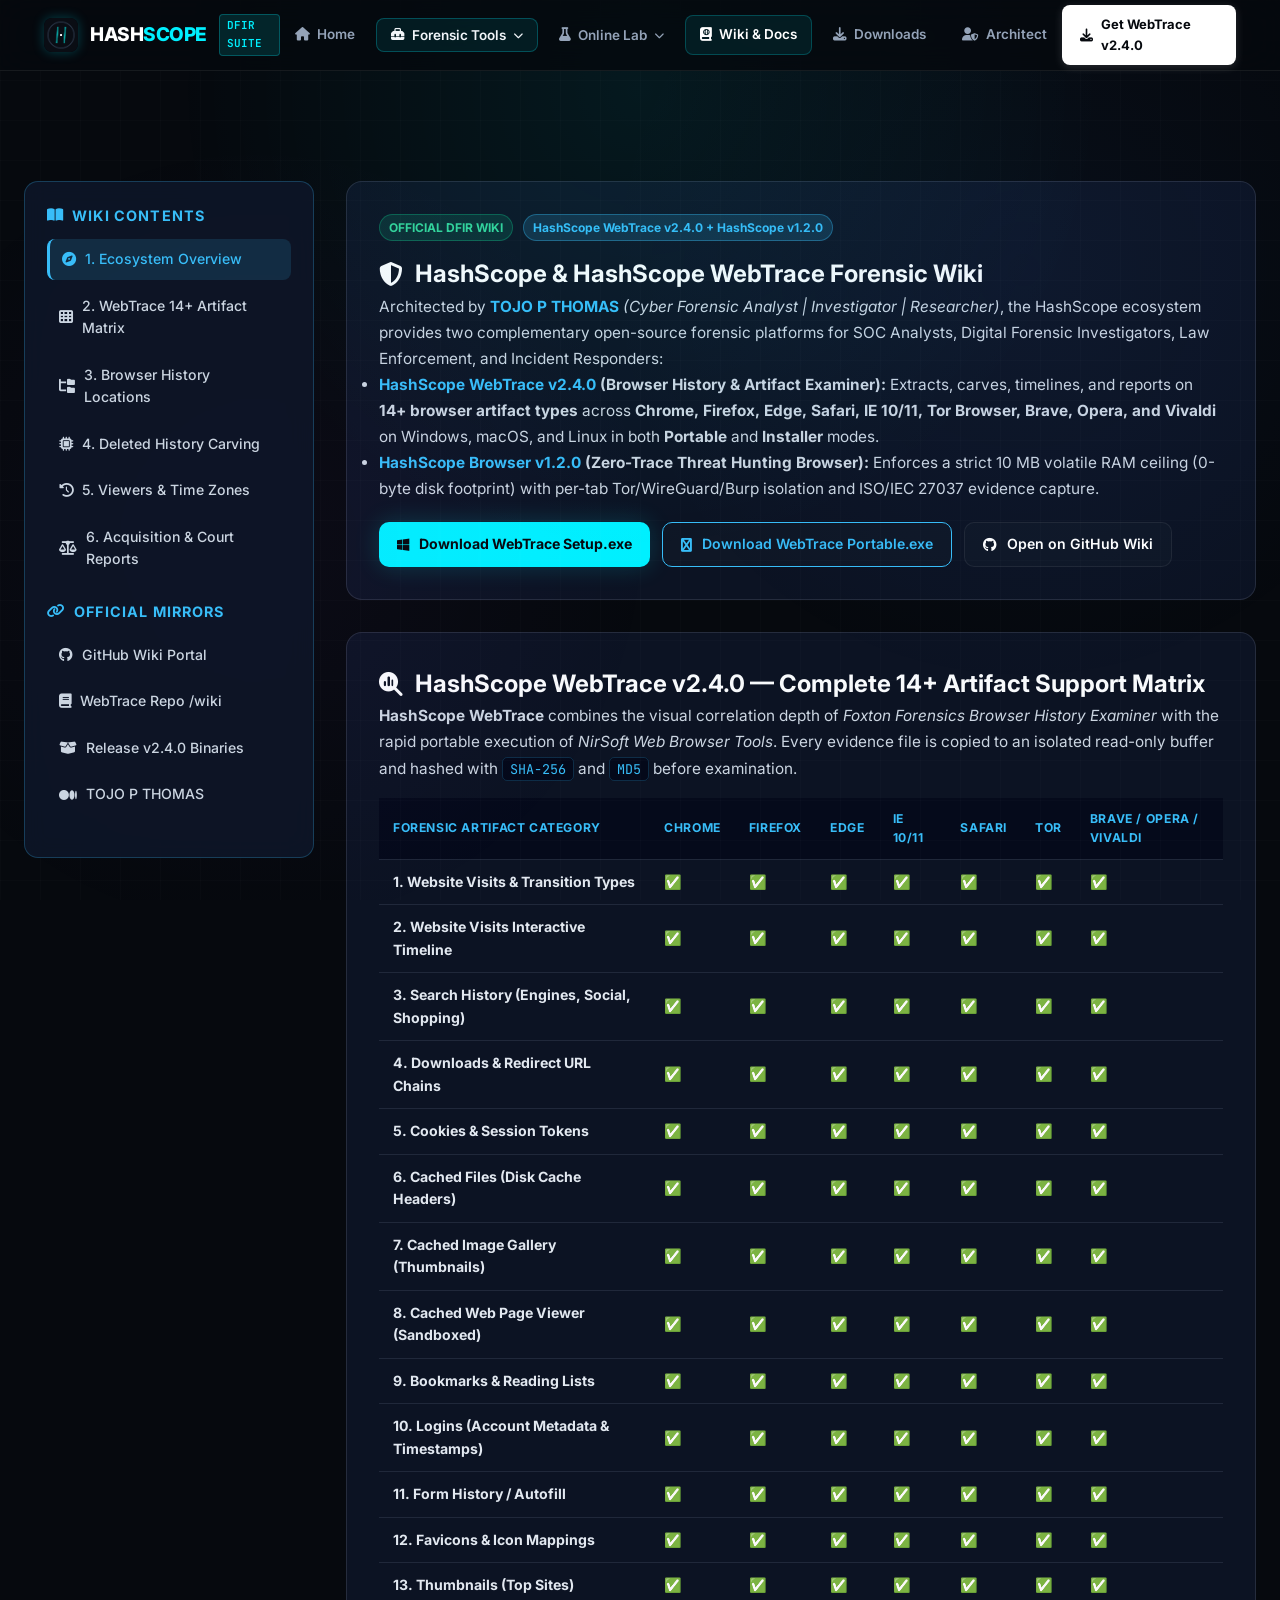
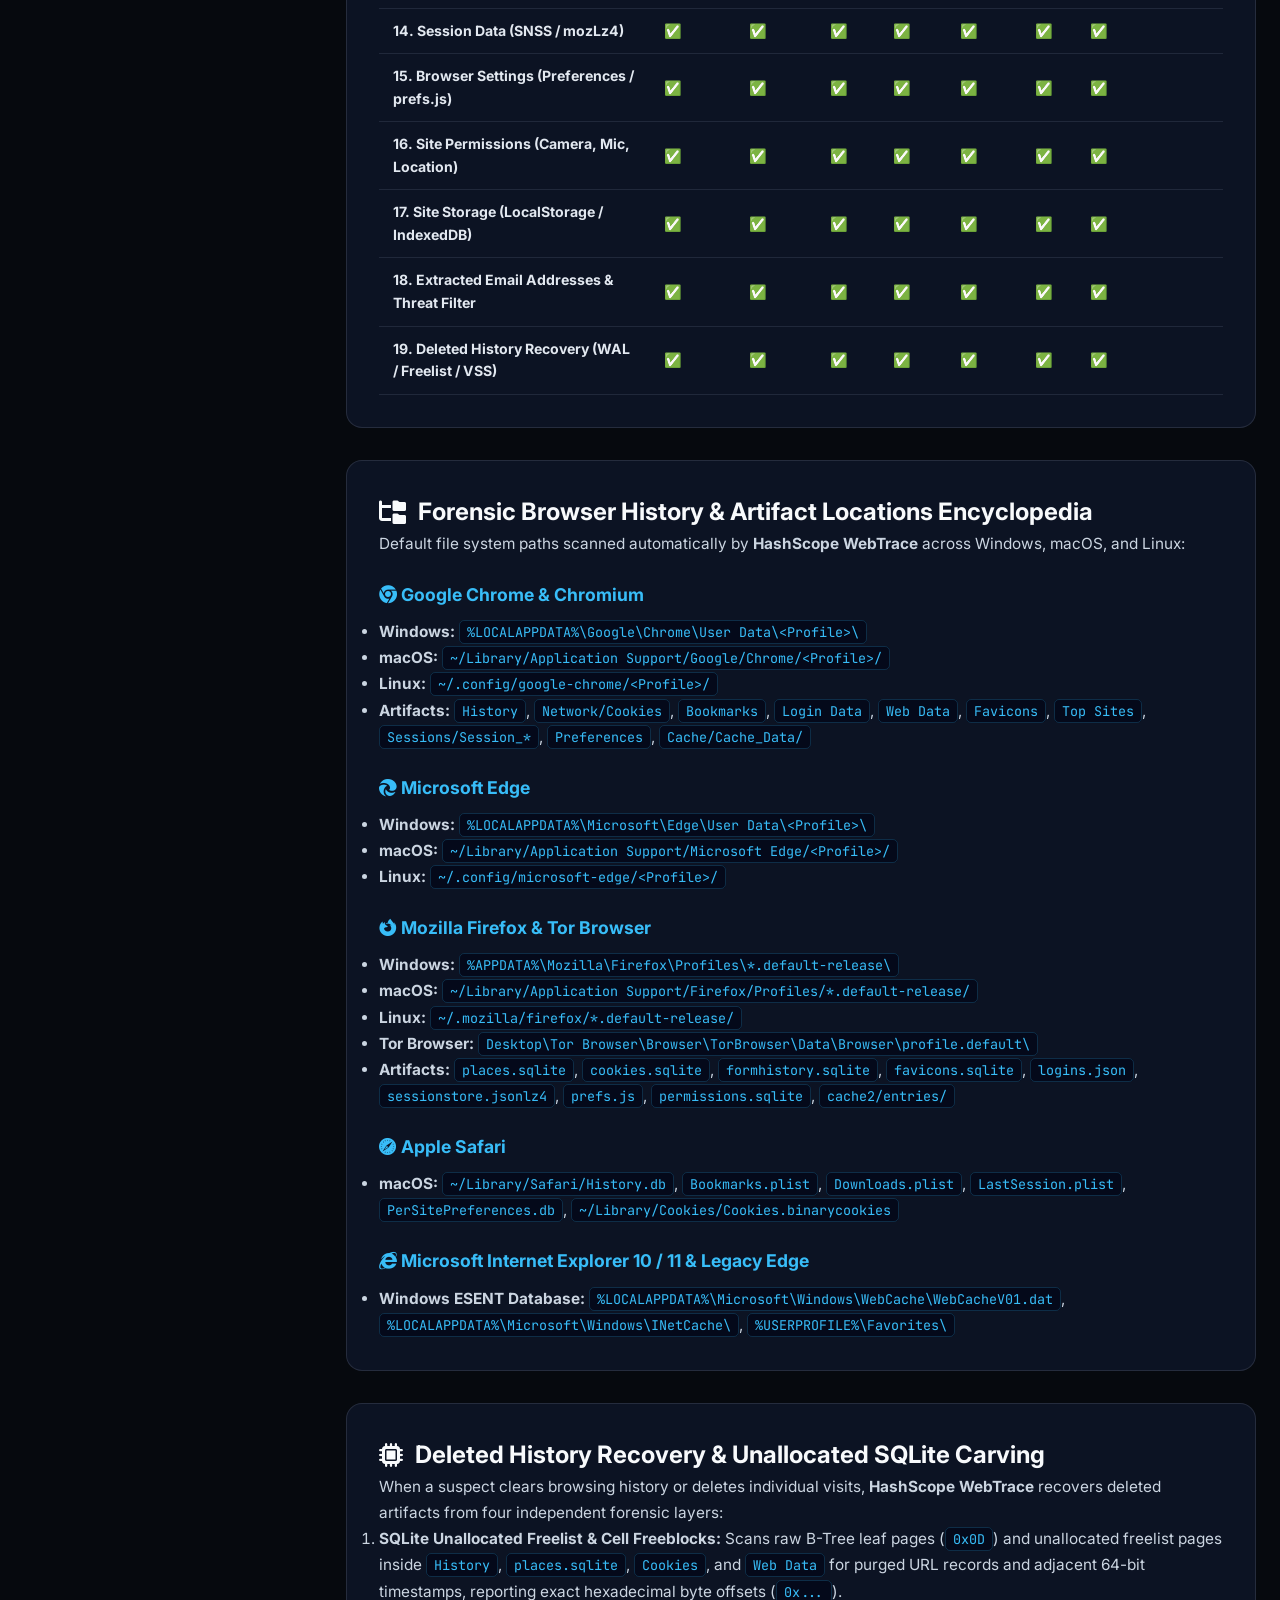
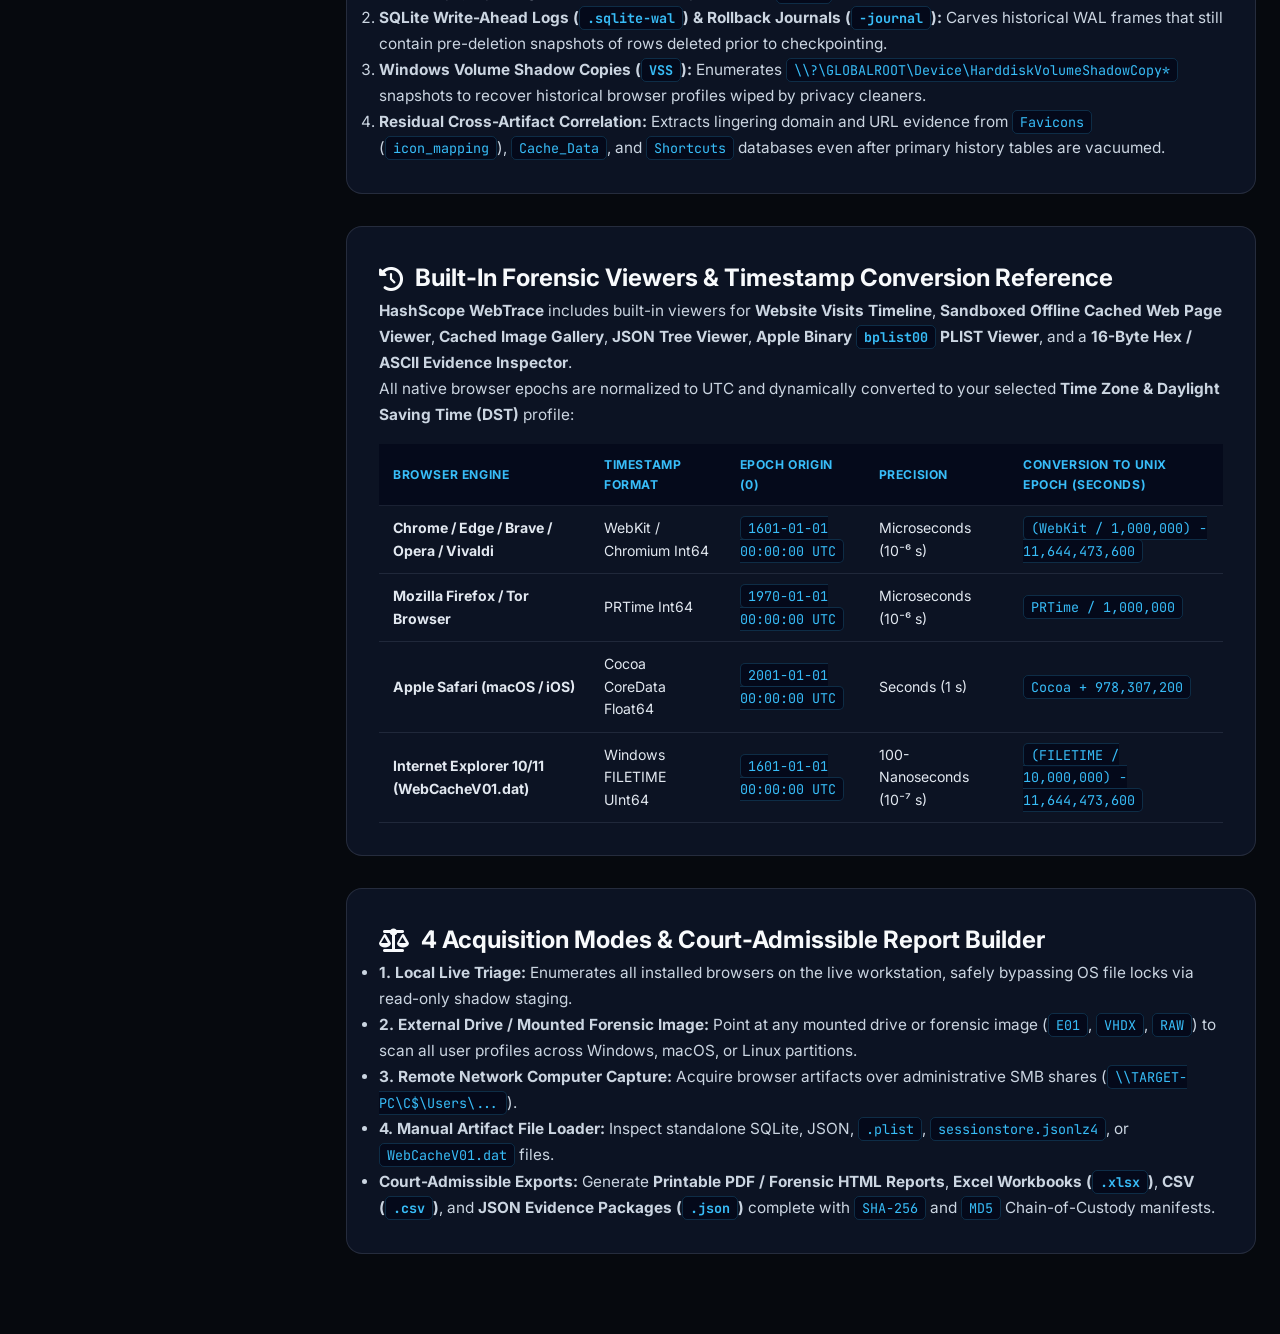
<file: wiki.html>
<!DOCTYPE html>
<html lang="en">
<head>
  <meta charset="UTF-8">
  <meta name="viewport" content="width=device-width, initial-scale=1.0">
  <title>Forensic Wiki &amp; Investigator Field Manual | HashScope WebTrace &amp; HashScope</title>
  <meta name="description" content="Official Digital Forensics Wiki for HashScope WebTrace v2.4.0 (Free Browsing History Analysis Tool) and HashScope Browser. Browser artifact locations, deleted SQLite history carving, timestamp conversion formulas, and court report guide by TOJO P THOMAS.">
  <meta name="keywords" content="HashScope Wiki, HashScope WebTrace Wiki, browser history location guide, Chrome history path, Firefox places.sqlite, Safari History.db, IE WebCacheV01.dat, recover deleted browser history, SQLite WAL carving, WebKit timestamp formula, PRTime, Cocoa CoreData timestamp, TOJO P THOMAS">
  <link rel="icon" type="image/x-icon" href="assets/logo.ico">
  <link rel="stylesheet" href="style.css">
  <link rel="stylesheet" href="https://cdnjs.cloudflare.com/ajax/libs/font-awesome/6.5.1/css/all.min.css">
  <link rel="preconnect" href="https://fonts.googleapis.com">
  <link rel="preconnect" href="https://fonts.gstatic.com" crossorigin>
  <link href="https://fonts.googleapis.com/css2?family=Inter:wght@400;500;600;700;800;900&family=JetBrains+Mono:wght@400;500;700&display=swap" rel="stylesheet">
  <style>
    .wiki-layout {
      max-width: 1320px;
      margin: 110px auto 80px;
      padding: 0 24px;
      display: grid;
      grid-template-columns: 290px 1fr;
      gap: 32px;
      align-items: start;
    }
    @media (max-width: 960px) {
      .wiki-layout { grid-template-columns: 1fr; }
    }
    .wiki-sidebar {
      position: sticky;
      top: 96px;
      background: rgba(15, 23, 42, 0.85);
      border: 1px solid rgba(56, 189, 248, 0.25);
      border-radius: 14px;
      padding: 22px;
      backdrop-filter: blur(12px);
    }
    .wiki-sidebar h3 {
      font-size: 0.9rem;
      text-transform: uppercase;
      letter-spacing: 0.08em;
      color: #38bdf8;
      margin: 0 0 12px;
      display: flex;
      align-items: center;
      gap: 8px;
    }
    .wiki-nav-list {
      list-style: none;
      padding: 0;
      margin: 0 0 20px;
      display: flex;
      flex-direction: column;
      gap: 6px;
    }
    .wiki-nav-list a {
      display: flex;
      align-items: center;
      gap: 9px;
      padding: 9px 12px;
      border-radius: 8px;
      color: #cbd5e1;
      text-decoration: none;
      font-size: 0.88rem;
      font-weight: 500;
      transition: all 0.2s;
    }
    .wiki-nav-list a:hover, .wiki-nav-list a.active {
      background: rgba(56, 189, 248, 0.14);
      color: #38bdf8;
      border-left: 3px solid #38bdf8;
    }
    .wiki-content {
      display: flex;
      flex-direction: column;
      gap: 32px;
    }
    .wiki-card {
      background: rgba(15, 23, 42, 0.78);
      border: 1px solid rgba(148, 163, 184, 0.18);
      border-radius: 16px;
      padding: 32px;
      scroll-margin-top: 96px;
    }
    .wiki-card h1, .wiki-card h2 {
      color: #f8fafc;
      margin-top: 0;
      display: flex;
      align-items: center;
      gap: 12px;
    }
    .wiki-card h3 {
      color: #38bdf8;
      margin-top: 24px;
      margin-bottom: 10px;
      font-size: 1.1rem;
    }
    .wiki-card p, .wiki-card li {
      color: #cbd5e1;
      line-height: 1.7;
      font-size: 0.96rem;
    }
    .wiki-card code {
      font-family: 'JetBrains Mono', monospace;
      background: rgba(2, 6, 23, 0.75);
      color: #38bdf8;
      padding: 2px 7px;
      border-radius: 5px;
      font-size: 0.84rem;
      border: 1px solid rgba(56, 189, 248, 0.2);
    }
    .wiki-table-wrap {
      overflow-x: auto;
      margin-top: 16px;
    }
    .wiki-table {
      width: 100%;
      border-collapse: collapse;
      font-size: 0.88rem;
    }
    .wiki-table th, .wiki-table td {
      padding: 11px 14px;
      border-bottom: 1px solid rgba(148, 163, 184, 0.15);
      text-align: left;
      color: #e2e8f0;
    }
    .wiki-table th {
      background: rgba(2, 6, 23, 0.65);
      color: #38bdf8;
      font-weight: 700;
      text-transform: uppercase;
      font-size: 0.76rem;
      letter-spacing: 0.05em;
    }
    .wiki-badge {
      display: inline-block;
      padding: 3px 9px;
      border-radius: 999px;
      font-size: 0.75rem;
      font-weight: 700;
      background: rgba(16, 185, 129, 0.16);
      color: #34d399;
      border: 1px solid rgba(16, 185, 129, 0.35);
    }
  </style>
</head>
<body>

  <div class="ambient-glow"></div>
  <div class="grid-overlay"></div>

  <!-- TOP NAVIGATION -->
  <header class="site-nav">
    <div class="nav-container">
      <a href="index.html" class="brand-wrapper">
        <img src="assets/logo.png" alt="HashScope Logo" class="brand-logo-img">
        <span class="brand-name">HASH<span>SCOPE</span></span>
        <span class="brand-badge">DFIR SUITE</span>
      </a>

      <nav class="nav-links">
        <a href="index.html"><i class="fa-solid fa-house"></i> Home</a>

        <!-- 1. FORENSIC TOOLS DROPDOWN -->
        <div class="nav-dropdown">
          <button type="button" class="nav-dropdown-trigger" aria-expanded="false">
            <i class="fa-solid fa-toolbox"></i> Forensic Tools <i class="fa-solid fa-chevron-down" style="font-size:10px;"></i>
          </button>
          <div class="nav-dropdown-menu">
            <div class="nav-dropdown-header">HashScope DFIR Software Suite</div>

            <a href="browser.html" class="nav-dropdown-item">
              <div class="nav-dropdown-icon cyan"><i class="fa-solid fa-shield-halved"></i></div>
              <div class="nav-dropdown-info">
                <div class="nav-dropdown-title">
                  01. HashScope Browser <span class="nav-tool-badge">v1.2.0</span>
                </div>
                <div class="nav-dropdown-desc">Zero-Trace, 10 MB RAM Per-Tab Isolated Threat Hunting &amp; OSINT Web Browser</div>
              </div>
            </a>

            <a href="webtrace.html" class="nav-dropdown-item">
              <div class="nav-dropdown-icon emerald"><i class="fa-solid fa-magnifying-glass-chart"></i></div>
              <div class="nav-dropdown-info">
                <div class="nav-dropdown-title">
                  02. HashScope WebTrace <span class="nav-tool-badge new">v2.4.0 NEW</span>
                </div>
                <div class="nav-dropdown-desc">Free Browsing History Analysis &amp; 14+ Artifact Examiner (Chrome, Firefox, Edge, Safari, IE, Tor)</div>
              </div>
            </a>

            <div class="nav-dropdown-header" style="margin-top:6px;">Upcoming Forensic Tools (R&amp;D)</div>

            <a href="index.html#upcoming-tools" class="nav-dropdown-item">
              <div class="nav-dropdown-icon amber"><i class="fa-solid fa-hard-drive"></i></div>
              <div class="nav-dropdown-info">
                <div class="nav-dropdown-title">
                  03. HashScope DiskCarve <span class="nav-tool-badge roadmap">ROADMAP</span>
                </div>
                <div class="nav-dropdown-desc">Unallocated Cluster &amp; File Signature Forensic Recovery Engine</div>
              </div>
            </a>

            <a href="index.html#upcoming-tools" class="nav-dropdown-item">
              <div class="nav-dropdown-icon purple"><i class="fa-solid fa-memory"></i></div>
              <div class="nav-dropdown-info">
                <div class="nav-dropdown-title">
                  04. HashScope MemTrace <span class="nav-tool-badge roadmap">ROADMAP</span>
                </div>
                <div class="nav-dropdown-desc">Volatile RAM Dump &amp; Process Injection Triage Analyzer</div>
              </div>
            </a>

            <a href="index.html#tools-directory" class="nav-dropdown-item" style="margin-top:4px; border-top:1px solid rgba(255,255,255,0.06); padding-top:10px;">
              <div class="nav-dropdown-info" style="text-align:center; color:var(--cyan); font-size:12px; font-weight:700;">
                <i class="fa-solid fa-layer-group"></i> View All Forensic Suite Products &rarr;
              </div>
            </a>
          </div>
        </div>

        <!-- 2. ONLINE LAB & UTILITIES DROPDOWN -->
        <div class="nav-dropdown">
          <button type="button" class="nav-dropdown-trigger subtle-trigger" aria-expanded="false">
            <i class="fa-solid fa-flask"></i> Online Lab <i class="fa-solid fa-chevron-down" style="font-size:10px;"></i>
          </button>
          <div class="nav-dropdown-menu" style="width:350px;">
            <div class="nav-dropdown-header">Interactive Web Forensic Utilities</div>

            <a href="index.html#simulator" class="nav-dropdown-item">
              <div class="nav-dropdown-icon purple"><i class="fa-solid fa-network-wired"></i></div>
              <div class="nav-dropdown-info">
                <div class="nav-dropdown-title">Live Multi-Route Browser Simulator</div>
                <div class="nav-dropdown-desc">Test Tor (9050), WireGuard (1080), and Burp (8080) per-tab isolation</div>
              </div>
            </a>

            <a href="index.html#sandbox" class="nav-dropdown-item">
              <div class="nav-dropdown-icon cyan"><i class="fa-solid fa-code"></i></div>
              <div class="nav-dropdown-info">
                <div class="nav-dropdown-title">IOC URL &amp; Email Defanger</div>
                <div class="nav-dropdown-desc">Neutralize malicious links before sharing in SOC reports</div>
              </div>
            </a>

            <a href="index.html#triage" class="nav-dropdown-item">
              <div class="nav-dropdown-icon emerald"><i class="fa-solid fa-terminal"></i></div>
              <div class="nav-dropdown-info">
                <div class="nav-dropdown-title">DFIR Incident Triage Shelf</div>
                <div class="nav-dropdown-desc">Curated Windows, Linux, and Event ID (4625/4688/1102) commands</div>
              </div>
            </a>

            <a href="index.html#comparison" class="nav-dropdown-item">
              <div class="nav-dropdown-icon amber"><i class="fa-solid fa-scale-balanced"></i></div>
              <div class="nav-dropdown-info">
                <div class="nav-dropdown-title">Forensic Browser Benchmark</div>
                <div class="nav-dropdown-desc">Standard Chrome/Edge vs. Incognito vs. HashScope</div>
              </div>
            </a>
          </div>
        </div>

        <a href="wiki.html" class="active-nav"><i class="fa-solid fa-book-atlas"></i> Wiki &amp; Docs</a>
        <a href="index.html#download"><i class="fa-solid fa-download"></i> Downloads</a>
        <a href="index.html#creator"><i class="fa-solid fa-user-shield"></i> Architect</a>
      </nav>

      <div class="nav-actions">
        <a href="downloads/HashScope-WebTrace-Setup.exe" class="btn-nav-download">
          <i class="fa-solid fa-download"></i> Get WebTrace v2.4.0
        </a>
      </div>
    </div>
  </header>

  <div class="wiki-layout">
    <!-- SIDEBAR -->
    <aside class="wiki-sidebar">
      <h3><i class="fa-solid fa-book-open"></i> Wiki Contents</h3>
      <ul class="wiki-nav-list">
        <li><a href="#wiki-home" class="active"><i class="fa-solid fa-compass"></i> 1. Ecosystem Overview</a></li>
        <li><a href="#wiki-webtrace"><i class="fa-solid fa-table-cells"></i> 2. WebTrace 14+ Artifact Matrix</a></li>
        <li><a href="#wiki-locations"><i class="fa-solid fa-folder-tree"></i> 3. Browser History Locations</a></li>
        <li><a href="#wiki-carving"><i class="fa-solid fa-microchip"></i> 4. Deleted History Carving</a></li>
        <li><a href="#wiki-viewers"><i class="fa-solid fa-clock-rotate-left"></i> 5. Viewers &amp; Time Zones</a></li>
        <li><a href="#wiki-acquisition"><i class="fa-solid fa-scale-balanced"></i> 6. Acquisition &amp; Court Reports</a></li>
      </ul>

      <h3><i class="fa-solid fa-link"></i> Official Mirrors</h3>
      <ul class="wiki-nav-list">
        <li><a href="https://github.com/tojo54/hashscope/wiki" target="_blank" rel="noopener"><i class="fa-brands fa-github"></i> GitHub Wiki Portal</a></li>
        <li><a href="https://github.com/tojo54/HashScope-WebTrace-Browser-History-Analysis/tree/main/wiki" target="_blank" rel="noopener"><i class="fa-solid fa-book"></i> WebTrace Repo /wiki</a></li>
        <li><a href="https://github.com/tojo54/HashScope-WebTrace-Browser-History-Analysis/releases/tag/v2.4.0" target="_blank" rel="noopener"><i class="fa-solid fa-box-open"></i> Release v2.4.0 Binaries</a></li>
        <li><a href="https://medium.com/@tojopthomas" target="_blank" rel="noopener"><i class="fa-brands fa-medium"></i> TOJO P THOMAS</a></li>
      </ul>
    </aside>

    <!-- MAIN WIKI CONTENT -->
    <main class="wiki-content">

      <!-- SECTION 1: OVERVIEW -->
      <article class="wiki-card" id="wiki-home">
        <div style="display:flex; flex-wrap:wrap; gap:10px; margin-bottom:14px;">
          <span class="wiki-badge">OFFICIAL DFIR WIKI</span>
          <span class="wiki-badge" style="background:rgba(56,189,248,0.16); color:#38bdf8; border-color:rgba(56,189,248,0.35);">HashScope WebTrace v2.4.0 + HashScope v1.2.0</span>
        </div>
        <h1><i class="fa-solid fa-shield-halved text-cyan"></i> HashScope &amp; HashScope WebTrace Forensic Wiki</h1>
        <p>
          Architected by <strong><a href="https://medium.com/@tojopthomas" target="_blank" rel="noopener" style="color:#38bdf8;">TOJO P THOMAS</a></strong> <em>(Cyber Forensic Analyst | Investigator | Researcher)</em>, the HashScope ecosystem provides two complementary open-source forensic platforms for SOC Analysts, Digital Forensic Investigators, Law Enforcement, and Incident Responders:
        </p>
        <ul>
          <li><strong><a href="https://github.com/tojo54/HashScope-WebTrace-Browser-History-Analysis" target="_blank" rel="noopener" style="color:#38bdf8;">HashScope WebTrace v2.4.0</a> (Browser History &amp; Artifact Examiner):</strong> Extracts, carves, timelines, and reports on <strong>14+ browser artifact types</strong> across <strong>Chrome, Firefox, Edge, Safari, IE 10/11, Tor Browser, Brave, Opera, and Vivaldi</strong> on Windows, macOS, and Linux in both <strong>Portable</strong> and <strong>Installer</strong> modes.</li>
          <li><strong><a href="https://github.com/tojo54/hashscope" target="_blank" rel="noopener" style="color:#38bdf8;">HashScope Browser v1.2.0</a> (Zero-Trace Threat Hunting Browser):</strong> Enforces a strict 10 MB volatile RAM ceiling (0-byte disk footprint) with per-tab Tor/WireGuard/Burp isolation and ISO/IEC 27037 evidence capture.</li>
        </ul>

        <div style="display:flex; flex-wrap:wrap; gap:12px; margin-top:20px;">
          <a href="downloads/HashScope-WebTrace-Setup.exe" class="btn-hero-primary" style="padding:10px 18px; font-size:0.88rem;">
            <i class="fa-brands fa-windows"></i> Download WebTrace Setup.exe
          </a>
          <a href="downloads/HashScope-WebTrace-Portable.exe" class="btn-hero-secondary" style="padding:10px 18px; font-size:0.88rem; border-color:#38bdf8; color:#38bdf8;">
            <i class="fa-solid fa-usb"></i> Download WebTrace Portable.exe
          </a>
          <a href="https://github.com/tojo54/hashscope/wiki" target="_blank" rel="noopener" class="btn-hero-secondary" style="padding:10px 18px; font-size:0.88rem;">
            <i class="fa-brands fa-github"></i> Open on GitHub Wiki
          </a>
        </div>
      </article>

      <!-- SECTION 2: 14+ ARTIFACT MATRIX -->
      <article class="wiki-card" id="wiki-webtrace">
        <h2><i class="fa-solid fa-magnifying-glass-chart text-cyan"></i> HashScope WebTrace v2.4.0 — Complete 14+ Artifact Support Matrix</h2>
        <p>
          <strong>HashScope WebTrace</strong> combines the visual correlation depth of <em>Foxton Forensics Browser History Examiner</em> with the rapid portable execution of <em>NirSoft Web Browser Tools</em>. Every evidence file is copied to an isolated read-only buffer and hashed with <code>SHA-256</code> and <code>MD5</code> before examination.
        </p>
        <div class="wiki-table-wrap">
          <table class="wiki-table">
            <thead>
              <tr>
                <th>Forensic Artifact Category</th>
                <th>Chrome</th>
                <th>Firefox</th>
                <th>Edge</th>
                <th>IE 10/11</th>
                <th>Safari</th>
                <th>Tor</th>
                <th>Brave / Opera / Vivaldi</th>
              </tr>
            </thead>
            <tbody>
              <tr><td><strong>1. Website Visits &amp; Transition Types</strong></td><td>✅</td><td>✅</td><td>✅</td><td>✅</td><td>✅</td><td>✅</td><td>✅</td></tr>
              <tr><td><strong>2. Website Visits Interactive Timeline</strong></td><td>✅</td><td>✅</td><td>✅</td><td>✅</td><td>✅</td><td>✅</td><td>✅</td></tr>
              <tr><td><strong>3. Search History (Engines, Social, Shopping)</strong></td><td>✅</td><td>✅</td><td>✅</td><td>✅</td><td>✅</td><td>✅</td><td>✅</td></tr>
              <tr><td><strong>4. Downloads &amp; Redirect URL Chains</strong></td><td>✅</td><td>✅</td><td>✅</td><td>✅</td><td>✅</td><td>✅</td><td>✅</td></tr>
              <tr><td><strong>5. Cookies &amp; Session Tokens</strong></td><td>✅</td><td>✅</td><td>✅</td><td>✅</td><td>✅</td><td>✅</td><td>✅</td></tr>
              <tr><td><strong>6. Cached Files (Disk Cache Headers)</strong></td><td>✅</td><td>✅</td><td>✅</td><td>✅</td><td>✅</td><td>✅</td><td>✅</td></tr>
              <tr><td><strong>7. Cached Image Gallery (Thumbnails)</strong></td><td>✅</td><td>✅</td><td>✅</td><td>✅</td><td>✅</td><td>✅</td><td>✅</td></tr>
              <tr><td><strong>8. Cached Web Page Viewer (Sandboxed)</strong></td><td>✅</td><td>✅</td><td>✅</td><td>✅</td><td>✅</td><td>✅</td><td>✅</td></tr>
              <tr><td><strong>9. Bookmarks &amp; Reading Lists</strong></td><td>✅</td><td>✅</td><td>✅</td><td>✅</td><td>✅</td><td>✅</td><td>✅</td></tr>
              <tr><td><strong>10. Logins (Account Metadata &amp; Timestamps)</strong></td><td>✅</td><td>✅</td><td>✅</td><td>✅</td><td>✅</td><td>✅</td><td>✅</td></tr>
              <tr><td><strong>11. Form History / Autofill</strong></td><td>✅</td><td>✅</td><td>✅</td><td>✅</td><td>✅</td><td>✅</td><td>✅</td></tr>
              <tr><td><strong>12. Favicons &amp; Icon Mappings</strong></td><td>✅</td><td>✅</td><td>✅</td><td>✅</td><td>✅</td><td>✅</td><td>✅</td></tr>
              <tr><td><strong>13. Thumbnails (Top Sites)</strong></td><td>✅</td><td>✅</td><td>✅</td><td>✅</td><td>✅</td><td>✅</td><td>✅</td></tr>
              <tr><td><strong>14. Session Data (SNSS / mozLz4)</strong></td><td>✅</td><td>✅</td><td>✅</td><td>✅</td><td>✅</td><td>✅</td><td>✅</td></tr>
              <tr><td><strong>15. Browser Settings (Preferences / prefs.js)</strong></td><td>✅</td><td>✅</td><td>✅</td><td>✅</td><td>✅</td><td>✅</td><td>✅</td></tr>
              <tr><td><strong>16. Site Permissions (Camera, Mic, Location)</strong></td><td>✅</td><td>✅</td><td>✅</td><td>✅</td><td>✅</td><td>✅</td><td>✅</td></tr>
              <tr><td><strong>17. Site Storage (LocalStorage / IndexedDB)</strong></td><td>✅</td><td>✅</td><td>✅</td><td>✅</td><td>✅</td><td>✅</td><td>✅</td></tr>
              <tr><td><strong>18. Extracted Email Addresses &amp; Threat Filter</strong></td><td>✅</td><td>✅</td><td>✅</td><td>✅</td><td>✅</td><td>✅</td><td>✅</td></tr>
              <tr><td><strong>19. Deleted History Recovery (WAL / Freelist / VSS)</strong></td><td>✅</td><td>✅</td><td>✅</td><td>✅</td><td>✅</td><td>✅</td><td>✅</td></tr>
            </tbody>
          </table>
        </div>
      </article>

      <!-- SECTION 3: BROWSER HISTORY LOCATIONS -->
      <article class="wiki-card" id="wiki-locations">
        <h2><i class="fa-solid fa-folder-tree text-cyan"></i> Forensic Browser History &amp; Artifact Locations Encyclopedia</h2>
        <p>Default file system paths scanned automatically by <strong>HashScope WebTrace</strong> across Windows, macOS, and Linux:</p>

        <h3><i class="fa-brands fa-chrome"></i> Google Chrome &amp; Chromium</h3>
        <ul>
          <li><strong>Windows:</strong> <code>%LOCALAPPDATA%\Google\Chrome\User Data\&lt;Profile&gt;\</code></li>
          <li><strong>macOS:</strong> <code>~/Library/Application Support/Google/Chrome/&lt;Profile&gt;/</code></li>
          <li><strong>Linux:</strong> <code>~/.config/google-chrome/&lt;Profile&gt;/</code></li>
          <li><strong>Artifacts:</strong> <code>History</code>, <code>Network/Cookies</code>, <code>Bookmarks</code>, <code>Login Data</code>, <code>Web Data</code>, <code>Favicons</code>, <code>Top Sites</code>, <code>Sessions/Session_*</code>, <code>Preferences</code>, <code>Cache/Cache_Data/</code></li>
        </ul>

        <h3><i class="fa-brands fa-edge"></i> Microsoft Edge</h3>
        <ul>
          <li><strong>Windows:</strong> <code>%LOCALAPPDATA%\Microsoft\Edge\User Data\&lt;Profile&gt;\</code></li>
          <li><strong>macOS:</strong> <code>~/Library/Application Support/Microsoft Edge/&lt;Profile&gt;/</code></li>
          <li><strong>Linux:</strong> <code>~/.config/microsoft-edge/&lt;Profile&gt;/</code></li>
        </ul>

        <h3><i class="fa-brands fa-firefox-browser"></i> Mozilla Firefox &amp; Tor Browser</h3>
        <ul>
          <li><strong>Windows:</strong> <code>%APPDATA%\Mozilla\Firefox\Profiles\*.default-release\</code></li>
          <li><strong>macOS:</strong> <code>~/Library/Application Support/Firefox/Profiles/*.default-release/</code></li>
          <li><strong>Linux:</strong> <code>~/.mozilla/firefox/*.default-release/</code></li>
          <li><strong>Tor Browser:</strong> <code>Desktop\Tor Browser\Browser\TorBrowser\Data\Browser\profile.default\</code></li>
          <li><strong>Artifacts:</strong> <code>places.sqlite</code>, <code>cookies.sqlite</code>, <code>formhistory.sqlite</code>, <code>favicons.sqlite</code>, <code>logins.json</code>, <code>sessionstore.jsonlz4</code>, <code>prefs.js</code>, <code>permissions.sqlite</code>, <code>cache2/entries/</code></li>
        </ul>

        <h3><i class="fa-brands fa-safari"></i> Apple Safari</h3>
        <ul>
          <li><strong>macOS:</strong> <code>~/Library/Safari/History.db</code>, <code>Bookmarks.plist</code>, <code>Downloads.plist</code>, <code>LastSession.plist</code>, <code>PerSitePreferences.db</code>, <code>~/Library/Cookies/Cookies.binarycookies</code></li>
        </ul>

        <h3><i class="fa-brands fa-internet-explorer"></i> Microsoft Internet Explorer 10 / 11 &amp; Legacy Edge</h3>
        <ul>
          <li><strong>Windows ESENT Database:</strong> <code>%LOCALAPPDATA%\Microsoft\Windows\WebCache\WebCacheV01.dat</code>, <code>%LOCALAPPDATA%\Microsoft\Windows\INetCache\</code>, <code>%USERPROFILE%\Favorites\</code></li>
        </ul>
      </article>

      <!-- SECTION 4: DELETED HISTORY CARVING -->
      <article class="wiki-card" id="wiki-carving">
        <h2><i class="fa-solid fa-microchip text-cyan"></i> Deleted History Recovery &amp; Unallocated SQLite Carving</h2>
        <p>When a suspect clears browsing history or deletes individual visits, <strong>HashScope WebTrace</strong> recovers deleted artifacts from four independent forensic layers:</p>
        <ol>
          <li><strong>SQLite Unallocated Freelist &amp; Cell Freeblocks:</strong> Scans raw B-Tree leaf pages (<code>0x0D</code>) and unallocated freelist pages inside <code>History</code>, <code>places.sqlite</code>, <code>Cookies</code>, and <code>Web Data</code> for purged URL records and adjacent 64-bit timestamps, reporting exact hexadecimal byte offsets (<code>0x...</code>).</li>
          <li><strong>SQLite Write-Ahead Logs (<code>.sqlite-wal</code>) &amp; Rollback Journals (<code>-journal</code>):</strong> Carves historical WAL frames that still contain pre-deletion snapshots of rows deleted prior to checkpointing.</li>
          <li><strong>Windows Volume Shadow Copies (<code>VSS</code>):</strong> Enumerates <code>\\?\GLOBALROOT\Device\HarddiskVolumeShadowCopy*</code> snapshots to recover historical browser profiles wiped by privacy cleaners.</li>
          <li><strong>Residual Cross-Artifact Correlation:</strong> Extracts lingering domain and URL evidence from <code>Favicons</code> (<code>icon_mapping</code>), <code>Cache_Data</code>, and <code>Shortcuts</code> databases even after primary history tables are vacuumed.</li>
        </ol>
      </article>

      <!-- SECTION 5: VIEWERS & TIMESTAMPS -->
      <article class="wiki-card" id="wiki-viewers">
        <h2><i class="fa-solid fa-clock-rotate-left text-cyan"></i> Built-In Forensic Viewers &amp; Timestamp Conversion Reference</h2>
        <p>
          <strong>HashScope WebTrace</strong> includes built-in viewers for <strong>Website Visits Timeline</strong>, <strong>Sandboxed Offline Cached Web Page Viewer</strong>, <strong>Cached Image Gallery</strong>, <strong>JSON Tree Viewer</strong>, <strong>Apple Binary <code>bplist00</code> PLIST Viewer</strong>, and a <strong>16-Byte Hex / ASCII Evidence Inspector</strong>.
        </p>
        <p>All native browser epochs are normalized to UTC and dynamically converted to your selected <strong>Time Zone &amp; Daylight Saving Time (DST)</strong> profile:</p>
        <div class="wiki-table-wrap">
          <table class="wiki-table">
            <thead>
              <tr>
                <th>Browser Engine</th>
                <th>Timestamp Format</th>
                <th>Epoch Origin (0)</th>
                <th>Precision</th>
                <th>Conversion to Unix Epoch (Seconds)</th>
              </tr>
            </thead>
            <tbody>
              <tr>
                <td><strong>Chrome / Edge / Brave / Opera / Vivaldi</strong></td>
                <td>WebKit / Chromium Int64</td>
                <td><code>1601-01-01 00:00:00 UTC</code></td>
                <td>Microseconds (10⁻⁶ s)</td>
                <td><code>(WebKit / 1,000,000) - 11,644,473,600</code></td>
              </tr>
              <tr>
                <td><strong>Mozilla Firefox / Tor Browser</strong></td>
                <td>PRTime Int64</td>
                <td><code>1970-01-01 00:00:00 UTC</code></td>
                <td>Microseconds (10⁻⁶ s)</td>
                <td><code>PRTime / 1,000,000</code></td>
              </tr>
              <tr>
                <td><strong>Apple Safari (macOS / iOS)</strong></td>
                <td>Cocoa CoreData Float64</td>
                <td><code>2001-01-01 00:00:00 UTC</code></td>
                <td>Seconds (1 s)</td>
                <td><code>Cocoa + 978,307,200</code></td>
              </tr>
              <tr>
                <td><strong>Internet Explorer 10/11 (WebCacheV01.dat)</strong></td>
                <td>Windows FILETIME UInt64</td>
                <td><code>1601-01-01 00:00:00 UTC</code></td>
                <td>100-Nanoseconds (10⁻⁷ s)</td>
                <td><code>(FILETIME / 10,000,000) - 11,644,473,600</code></td>
              </tr>
            </tbody>
          </table>
        </div>
      </article>

      <!-- SECTION 6: ACQUISITION & COURT REPORTS -->
      <article class="wiki-card" id="wiki-acquisition">
        <h2><i class="fa-solid fa-scale-balanced text-cyan"></i> 4 Acquisition Modes &amp; Court-Admissible Report Builder</h2>
        <ul>
          <li><strong>1. Local Live Triage:</strong> Enumerates all installed browsers on the live workstation, safely bypassing OS file locks via read-only shadow staging.</li>
          <li><strong>2. External Drive / Mounted Forensic Image:</strong> Point at any mounted drive or forensic image (<code>E01</code>, <code>VHDX</code>, <code>RAW</code>) to scan all user profiles across Windows, macOS, or Linux partitions.</li>
          <li><strong>3. Remote Network Computer Capture:</strong> Acquire browser artifacts over administrative SMB shares (<code>\\TARGET-PC\C$\Users\...</code>).</li>
          <li><strong>4. Manual Artifact File Loader:</strong> Inspect standalone SQLite, JSON, <code>.plist</code>, <code>sessionstore.jsonlz4</code>, or <code>WebCacheV01.dat</code> files.</li>
          <li><strong>Court-Admissible Exports:</strong> Generate <strong>Printable PDF / Forensic HTML Reports</strong>, <strong>Excel Workbooks (<code>.xlsx</code>)</strong>, <strong>CSV (<code>.csv</code>)</strong>, and <strong>JSON Evidence Packages (<code>.json</code>)</strong> complete with <code>SHA-256</code> and <code>MD5</code> Chain-of-Custody manifests.</li>
        </ul>
      </article>

    </main>
  </div>

  <script>
    document.querySelectorAll('.nav-dropdown').forEach(drop => {
      const btn = drop.querySelector('.nav-dropdown-trigger');
      if (btn) {
        btn.addEventListener('click', (e) => {
          e.stopPropagation();
          const wasOpen = drop.classList.contains('open');
          document.querySelectorAll('.nav-dropdown').forEach(d => d.classList.remove('open'));
          if (!wasOpen) drop.classList.add('open');
        });
      }
    });
    document.addEventListener('click', () => {
      document.querySelectorAll('.nav-dropdown').forEach(d => d.classList.remove('open'));
    });
  </script>
</body>
</html>
</file>
<file: style.css>
/* ============================================================
   HashScope Browser - Modern High-End Forensic Portal
   Curated by TOJO P THOMAS | Cyber Forensic Analyst & Researcher
   ============================================================ */

:root {
  --bg-base: #06090e;
  --bg-surface: #0b1019;
  --bg-card: #0f1726;
  --bg-card-hover: #141f33;
  --bg-card-subtle: #0d1522;
  --bg-input: #070c14;

  --border-subtle: rgba(255, 255, 255, 0.07);
  --border-accent: rgba(0, 240, 255, 0.25);
  --border-glow: rgba(0, 240, 255, 0.4);

  --text-main: #f1f5f9;
  --text-secondary: #94a3b8;
  --text-muted: #64748b;
  --text-dim: #475569;

  --cyan: #00f0ff;
  --cyan-dim: rgba(0, 240, 255, 0.12);
  --blue: #3b82f6;
  --emerald: #10b981;
  --emerald-dim: rgba(16, 185, 129, 0.12);
  --amber: #f59e0b;
  --amber-dim: rgba(245, 158, 11, 0.12);
  --crimson: #ef4444;
  --crimson-dim: rgba(239, 68, 68, 0.12);
  --purple: #a855f7;
  --purple-dim: rgba(168, 85, 247, 0.12);

  --font-sans: 'Inter', -apple-system, BlinkMacSystemFont, 'Segoe UI', Roboto, sans-serif;
  --font-mono: 'JetBrains Mono', 'Fira Code', 'Consolas', monospace;

  --radius-sm: 6px;
  --radius-md: 10px;
  --radius-lg: 16px;
  --radius-xl: 24px;

  --glow-cyan: 0 0 24px rgba(0, 240, 255, 0.18);
  --glow-emerald: 0 0 24px rgba(16, 185, 129, 0.18);
  --shadow-card: 0 8px 32px rgba(0, 0, 0, 0.45);
}

* {
  margin: 0;
  padding: 0;
  box-sizing: border-box;
}

html {
  scroll-behavior: smooth;
}

body {
  font-family: var(--font-sans);
  background-color: var(--bg-base);
  color: var(--text-main);
  line-height: 1.6;
  -webkit-font-smoothing: antialiased;
  position: relative;
  overflow-x: hidden;
}

/* Ambient Cyber Mesh Gradient Background */
.ambient-glow {
  position: fixed;
  top: 0;
  left: 50%;
  transform: translateX(-50%);
  width: 100vw;
  height: 100vh;
  pointer-events: none;
  z-index: 0;
  background: 
    radial-gradient(circle at 50% 10%, rgba(0, 240, 255, 0.07) 0%, transparent 45%),
    radial-gradient(circle at 80% 30%, rgba(59, 130, 246, 0.05) 0%, transparent 35%),
    radial-gradient(circle at 20% 60%, rgba(168, 85, 247, 0.04) 0%, transparent 35%);
}

.grid-overlay {
  position: fixed;
  inset: 0;
  background-image: linear-gradient(rgba(255, 255, 255, 0.015) 1px, transparent 1px),
                    linear-gradient(90deg, rgba(255, 255, 255, 0.015) 1px, transparent 1px);
  background-size: 40px 40px;
  pointer-events: none;
  z-index: 0;
}

a {
  color: var(--cyan);
  text-decoration: none;
  transition: all 0.15s ease;
}

a:hover {
  color: #fff;
}

/* ============================================================
   TOP NAVBAR
   ============================================================ */
.site-nav {
  position: sticky;
  top: 0;
  z-index: 1000;
  backdrop-filter: blur(16px);
  -webkit-backdrop-filter: blur(16px);
  background: rgba(6, 9, 14, 0.82);
  border-bottom: 1px solid var(--border-subtle);
}

.nav-container {
  max-width: 1240px;
  margin: 0 auto;
  padding: 0 24px;
  height: 70px;
  display: flex;
  align-items: center;
  justify-content: space-between;
}

.brand-wrapper {
  display: flex;
  align-items: center;
  gap: 12px;
  text-decoration: none;
}

.brand-logo-img {
  width: 34px;
  height: 34px;
  border-radius: 8px;
  box-shadow: 0 0 12px rgba(0, 240, 255, 0.25);
  object-fit: contain;
}

.brand-name {
  font-size: 19px;
  font-weight: 800;
  letter-spacing: -0.5px;
  color: #ffffff;
}

.brand-name span {
  color: var(--cyan);
}

.brand-badge {
  font-family: var(--font-mono);
  font-size: 11px;
  padding: 2px 7px;
  background: var(--cyan-dim);
  border: 1px solid var(--border-accent);
  color: var(--cyan);
  border-radius: 4px;
  font-weight: 600;
}

.nav-links {
  display: flex;
  align-items: center;
  gap: 6px;
}

.nav-links > a {
  display: inline-flex;
  align-items: center;
  gap: 7px;
  font-size: 13.5px;
  font-weight: 600;
  color: var(--text-secondary);
  padding: 8px 14px;
  border-radius: 8px;
  border: 1px solid transparent;
  transition: all 0.18s ease;
  white-space: nowrap;
}

.nav-links > a:hover {
  color: #ffffff;
  background: rgba(255, 255, 255, 0.05);
}

.nav-links > a.active-nav {
  color: #ffffff;
  background: rgba(0, 240, 255, 0.08);
  border-color: rgba(0, 240, 255, 0.22);
}

.nav-actions {
  display: flex;
  align-items: center;
  gap: 14px;
}

.btn-nav-download {
  display: inline-flex;
  align-items: center;
  gap: 8px;
  background: #ffffff;
  color: #06090e;
  font-size: 13px;
  font-weight: 700;
  padding: 9px 18px;
  border-radius: 8px;
  transition: all 0.2s ease;
  box-shadow: 0 2px 10px rgba(255, 255, 255, 0.15);
}

.btn-nav-download:hover {
  background: var(--cyan);
  color: #06090e;
  box-shadow: var(--glow-cyan);
  transform: translateY(-1px);
}

/* ============================================================
   HERO STAGE
   ============================================================ */
.hero {
  position: relative;
  z-index: 1;
  max-width: 1240px;
  margin: 0 auto;
  padding: 80px 24px 40px;
  text-align: center;
}

.hero-pill {
  display: inline-flex;
  align-items: center;
  gap: 8px;
  padding: 6px 14px;
  border-radius: 30px;
  background: var(--bg-card);
  border: 1px solid var(--border-subtle);
  font-size: 12px;
  font-weight: 500;
  color: var(--text-secondary);
  margin-bottom: 24px;
  box-shadow: 0 4px 12px rgba(0,0,0,0.3);
}

.pulse-dot {
  width: 8px;
  height: 8px;
  border-radius: 50%;
  background: var(--emerald);
  box-shadow: 0 0 10px var(--emerald);
}

.hero-title {
  font-size: clamp(34px, 5.5vw, 60px);
  font-weight: 800;
  letter-spacing: -1.5px;
  line-height: 1.12;
  margin-bottom: 20px;
  color: #ffffff;
  max-width: 960px;
  margin-left: auto;
  margin-right: auto;
}

.hero-title .gradient-text {
  background: linear-gradient(135deg, #ffffff 40%, var(--cyan) 100%);
  -webkit-background-clip: text;
  -webkit-text-fill-color: transparent;
}

.hero-desc {
  font-size: clamp(16px, 2vw, 19px);
  color: var(--text-secondary);
  max-width: 720px;
  margin: 0 auto 36px;
  line-height: 1.6;
}

.hero-cta-group {
  display: flex;
  align-items: center;
  justify-content: center;
  gap: 14px;
  flex-wrap: wrap;
  margin-bottom: 20px;
}

.btn-hero-primary {
  display: inline-flex;
  align-items: center;
  gap: 10px;
  background: var(--cyan);
  color: #06090e;
  font-size: 15px;
  font-weight: 700;
  padding: 14px 26px;
  border-radius: 10px;
  transition: all 0.2s ease;
  box-shadow: var(--glow-cyan);
}

.btn-hero-primary:hover {
  background: #ffffff;
  color: #06090e;
  transform: translateY(-2px);
  box-shadow: 0 8px 24px rgba(255, 255, 255, 0.2);
}

.btn-hero-secondary {
  display: inline-flex;
  align-items: center;
  gap: 10px;
  background: var(--bg-card);
  color: #ffffff;
  border: 1px solid var(--border-subtle);
  font-size: 15px;
  font-weight: 600;
  padding: 14px 24px;
  border-radius: 10px;
  transition: all 0.2s ease;
}

.btn-hero-secondary:hover {
  border-color: var(--border-accent);
  background: var(--bg-card-hover);
  color: var(--cyan);
  transform: translateY(-2px);
}

.hero-trust-row {
  display: flex;
  align-items: center;
  justify-content: center;
  gap: 20px;
  font-size: 12px;
  color: var(--text-muted);
  margin-bottom: 50px;
  flex-wrap: wrap;
}

.hero-trust-item {
  display: flex;
  align-items: center;
  gap: 6px;
}

/* ============================================================
   LIVE INTERACTIVE BROWSER SHOWCASE MOCKUP
   ============================================================ */
.browser-stage-wrapper {
  position: relative;
  max-width: 1100px;
  margin: 0 auto;
  border-radius: var(--radius-lg);
  padding: 1px;
  background: linear-gradient(180deg, rgba(0, 240, 255, 0.3) 0%, rgba(255, 255, 255, 0.05) 50%, transparent 100%);
  box-shadow: var(--shadow-card), 0 0 60px rgba(0, 240, 255, 0.07);
}

.browser-mock {
  background: var(--bg-surface);
  border-radius: var(--radius-lg);
  overflow: hidden;
  text-align: left;
}

.mock-titlebar {
  background: #090e16;
  padding: 12px 16px;
  display: flex;
  align-items: center;
  justify-content: space-between;
  border-bottom: 1px solid var(--border-subtle);
  gap: 12px;
}

.mock-window-controls {
  display: flex;
  gap: 7px;
  width: 60px;
}

.m-dot {
  width: 11px;
  height: 11px;
  border-radius: 50%;
}
.m-dot.red { background: #ef4444; }
.m-dot.yellow { background: #f59e0b; }
.m-dot.green { background: #10b981; }

.mock-tabs {
  display: flex;
  gap: 6px;
  flex: 1;
  overflow-x: auto;
}

.mock-tab {
  padding: 7px 14px;
  font-size: 12px;
  font-weight: 600;
  border-radius: 6px;
  background: rgba(255, 255, 255, 0.03);
  color: var(--text-secondary);
  border: 1px solid transparent;
  cursor: pointer;
  display: inline-flex;
  align-items: center;
  gap: 7px;
  white-space: nowrap;
  transition: all 0.15s ease;
}

.mock-tab:hover {
  background: rgba(255, 255, 255, 0.06);
  color: #fff;
}

.mock-tab.active {
  background: var(--bg-card);
  color: #fff;
  border-color: var(--border-subtle);
  box-shadow: 0 2px 8px rgba(0, 0, 0, 0.3);
}

.mock-tab-badge {
  font-family: var(--font-mono);
  font-size: 10px;
  padding: 1px 6px;
  border-radius: 4px;
  font-weight: 700;
}
.mock-tab-badge.tor { background: rgba(168, 85, 247, 0.2); color: #c084fc; border: 1px solid rgba(168, 85, 247, 0.4); }
.mock-tab-badge.vpn { background: rgba(16, 185, 129, 0.2); color: #34d399; border: 1px solid rgba(16, 185, 129, 0.4); }
.mock-tab-badge.burp { background: rgba(245, 158, 11, 0.2); color: #fbbf24; border: 1px solid rgba(245, 158, 11, 0.4); }
.mock-tab-badge.direct { background: rgba(2, 132, 199, 0.2); color: #38bdf8; border: 1px solid rgba(2, 132, 199, 0.4); }

.mock-telemetry {
  display: flex;
  align-items: center;
  gap: 12px;
  font-size: 11px;
  font-family: var(--font-mono);
  color: var(--text-secondary);
}

.telemetry-item {
  display: flex;
  align-items: center;
  gap: 5px;
}

.mock-omnibar-row {
  background: var(--bg-card);
  padding: 10px 16px;
  display: flex;
  align-items: center;
  gap: 10px;
  border-bottom: 1px solid var(--border-subtle);
}

.mock-nav-btn {
  background: transparent;
  border: none;
  color: var(--text-muted);
  font-size: 12px;
  padding: 4px;
}

.mock-omnibar {
  flex: 1;
  background: var(--bg-input);
  border: 1px solid var(--border-subtle);
  border-radius: 6px;
  padding: 6px 12px;
  display: flex;
  align-items: center;
  gap: 8px;
  font-family: var(--font-mono);
  font-size: 12px;
}

.mock-defang-tag {
  background: rgba(0, 240, 255, 0.15);
  color: var(--cyan);
  border-radius: 3px;
  padding: 1px 5px;
  font-size: 10px;
  font-weight: 700;
}

.mock-url-text {
  color: #38bdf8;
  word-break: break-all;
}

.mock-actions {
  display: flex;
  align-items: center;
  gap: 8px;
}

.btn-mock-action {
  background: var(--bg-card-hover);
  border: 1px solid var(--border-subtle);
  color: var(--text-secondary);
  font-size: 11px;
  padding: 6px 12px;
  border-radius: 6px;
  cursor: pointer;
  display: inline-flex;
  align-items: center;
  gap: 5px;
  font-weight: 600;
  transition: all 0.15s;
}

.btn-mock-action:hover {
  color: #fff;
  border-color: var(--cyan);
}

.mock-viewport {
  padding: 24px;
  background: #080d16;
  min-height: 280px;
}

.mock-grid-status {
  display: grid;
  grid-template-columns: repeat(auto-fit, minmax(220px, 1fr));
  gap: 14px;
  margin-bottom: 20px;
}

.mock-status-box {
  background: var(--bg-card);
  border: 1px solid var(--border-subtle);
  border-radius: 8px;
  padding: 14px;
}

.mock-status-label {
  font-size: 11px;
  color: var(--text-muted);
  text-transform: uppercase;
  font-weight: 700;
  letter-spacing: 0.5px;
  margin-bottom: 4px;
  display: flex;
  justify-content: space-between;
}

.mock-status-val {
  font-size: 14px;
  font-weight: 700;
  font-family: var(--font-mono);
}

.mock-intel-shelf {
  background: var(--bg-card);
  border: 1px solid var(--border-subtle);
  border-radius: 8px;
  padding: 16px;
}

.mock-intel-header {
  display: flex;
  justify-content: space-between;
  align-items: center;
  margin-bottom: 12px;
  font-size: 12px;
  font-weight: 700;
  color: var(--cyan);
}

.mock-intel-log {
  font-family: var(--font-mono);
  font-size: 11px;
  color: var(--text-secondary);
  line-height: 1.7;
}

/* ============================================================
   BENTO FEATURE MATRIX
   ============================================================ */
.section {
  position: relative;
  z-index: 1;
  max-width: 1240px;
  margin: 0 auto;
  padding: 100px 24px;
}

.section-head {
  text-align: center;
  max-width: 760px;
  margin: 0 auto 60px;
}

.section-tag {
  font-family: var(--font-mono);
  font-size: 11px;
  font-weight: 700;
  color: var(--cyan);
  text-transform: uppercase;
  letter-spacing: 1.5px;
  margin-bottom: 10px;
  display: block;
}

.section-title {
  font-size: clamp(28px, 4vw, 42px);
  font-weight: 800;
  letter-spacing: -1px;
  color: #ffffff;
  line-height: 1.2;
  margin-bottom: 14px;
}

.section-subtitle {
  font-size: 16px;
  color: var(--text-secondary);
  line-height: 1.6;
}

/* Bento Grid */
.bento-grid {
  display: grid;
  grid-template-columns: repeat(12, 1fr);
  gap: 20px;
}

.bento-col-8 {
  grid-column: span 8;
}
.bento-col-4 {
  grid-column: span 4;
}
.bento-col-6 {
  grid-column: span 6;
}
.bento-col-12 {
  grid-column: span 12;
}

.bento-card {
  background: var(--bg-card);
  border: 1px solid var(--border-subtle);
  border-radius: var(--radius-lg);
  padding: 32px;
  position: relative;
  overflow: hidden;
  transition: all 0.25s ease;
  display: flex;
  flex-direction: column;
  justify-content: space-between;
}

.bento-card:hover {
  border-color: var(--border-accent);
  transform: translateY(-2px);
  box-shadow: 0 12px 36px rgba(0, 0, 0, 0.4);
}

.bento-icon {
  width: 44px;
  height: 44px;
  border-radius: 10px;
  display: flex;
  align-items: center;
  justify-content: center;
  font-size: 18px;
  margin-bottom: 20px;
}
.bento-icon.cyan { background: var(--cyan-dim); color: var(--cyan); }
.bento-icon.purple { background: var(--purple-dim); color: var(--purple); }
.bento-icon.emerald { background: var(--emerald-dim); color: var(--emerald); }
.bento-icon.amber { background: var(--amber-dim); color: var(--amber); }
.bento-icon.crimson { background: var(--crimson-dim); color: var(--crimson); }

.bento-card h3 {
  font-size: 20px;
  font-weight: 700;
  color: #fff;
  margin-bottom: 10px;
  letter-spacing: -0.3px;
}

.bento-card p {
  font-size: 14px;
  color: var(--text-secondary);
  line-height: 1.6;
  margin-bottom: 20px;
}

.bento-visual {
  background: var(--bg-surface);
  border: 1px solid var(--border-subtle);
  border-radius: 10px;
  padding: 16px;
  margin-top: auto;
}

/* ============================================================
   INTERACTIVE IOC DEFANGER SANDBOX
   ============================================================ */
.sandbox-card {
  background: var(--bg-card);
  border: 1px solid var(--border-subtle);
  border-radius: var(--radius-lg);
  padding: 32px;
  box-shadow: var(--shadow-card);
}

.sandbox-presets {
  display: flex;
  gap: 10px;
  margin-bottom: 16px;
  flex-wrap: wrap;
}

.btn-preset {
  background: var(--bg-surface);
  border: 1px solid var(--border-subtle);
  color: var(--text-secondary);
  font-size: 12px;
  padding: 6px 12px;
  border-radius: 6px;
  cursor: pointer;
  transition: all 0.15s;
}

.btn-preset:hover {
  color: var(--cyan);
  border-color: var(--border-accent);
}

.sandbox-input-box {
  display: flex;
  gap: 10px;
  margin-bottom: 16px;
}

.sandbox-input {
  flex: 1;
  background: var(--bg-input);
  border: 1px solid var(--border-subtle);
  border-radius: 8px;
  padding: 12px 16px;
  font-family: var(--font-mono);
  font-size: 13px;
  color: #fff;
  outline: none;
  transition: border-color 0.2s;
}

.sandbox-input:focus {
  border-color: var(--cyan);
}

.btn-sandbox-run {
  background: var(--cyan);
  color: #06090e;
  font-weight: 700;
  border: none;
  border-radius: 8px;
  padding: 0 20px;
  cursor: pointer;
  font-size: 13px;
  transition: all 0.2s;
}

.btn-sandbox-run:hover {
  background: #fff;
}

.sandbox-output-box {
  background: var(--bg-surface);
  border: 1px solid var(--border-subtle);
  border-radius: 8px;
  padding: 14px 18px;
  display: flex;
  align-items: center;
  justify-content: space-between;
  gap: 12px;
}

.sandbox-output-text {
  font-family: var(--font-mono);
  font-size: 13px;
  color: var(--emerald);
  word-break: break-all;
}

.btn-copy-sandbox {
  background: var(--bg-card);
  border: 1px solid var(--border-subtle);
  color: var(--text-secondary);
  padding: 6px 12px;
  border-radius: 6px;
  cursor: pointer;
  font-size: 12px;
  display: inline-flex;
  align-items: center;
  gap: 5px;
  transition: all 0.15s;
}

.btn-copy-sandbox:hover {
  color: #fff;
  border-color: var(--cyan);
}

/* ============================================================
   FORENSIC COMPARISON MATRIX
   ============================================================ */
.table-wrapper {
  background: var(--bg-card);
  border: 1px solid var(--border-subtle);
  border-radius: var(--radius-lg);
  overflow: hidden;
  box-shadow: var(--shadow-card);
}

.compare-table {
  width: 100%;
  border-collapse: collapse;
  text-align: left;
  font-size: 13px;
}

.compare-table th, .compare-table td {
  padding: 16px 20px;
  border-bottom: 1px solid var(--border-subtle);
}

.compare-table th {
  background: var(--bg-surface);
  color: var(--text-muted);
  font-size: 11px;
  text-transform: uppercase;
  letter-spacing: 1px;
}

.compare-table th.col-highlight {
  color: var(--cyan);
  background: rgba(0, 240, 255, 0.04);
  border-left: 1px solid var(--border-accent);
  border-right: 1px solid var(--border-accent);
}

.compare-table td.col-highlight {
  background: rgba(0, 240, 255, 0.02);
  border-left: 1px solid rgba(0, 240, 255, 0.12);
  border-right: 1px solid rgba(0, 240, 255, 0.12);
  font-weight: 600;
  color: #fff;
}

.text-bad { color: #f87171; }
.text-good { color: var(--emerald); }

/* ============================================================
   INTERACTIVE TRIAGE TERMINAL SHELF
   ============================================================ */
.terminal-card {
  background: var(--bg-card);
  border: 1px solid var(--border-subtle);
  border-radius: var(--radius-lg);
  overflow: hidden;
  box-shadow: var(--shadow-card);
}

.terminal-tabs {
  background: var(--bg-surface);
  padding: 8px 16px 0;
  display: flex;
  gap: 6px;
  border-bottom: 1px solid var(--border-subtle);
}

.t-tab-btn {
  background: transparent;
  border: 1px solid transparent;
  border-bottom: none;
  padding: 8px 14px;
  font-size: 12px;
  font-weight: 600;
  color: var(--text-secondary);
  border-radius: 6px 6px 0 0;
  cursor: pointer;
  transition: all 0.15s;
}

.t-tab-btn.active {
  background: var(--bg-card);
  border-color: var(--border-subtle);
  color: var(--cyan);
}

.terminal-body {
  padding: 20px;
}

.terminal-cmd-row {
  display: flex;
  align-items: center;
  justify-content: space-between;
  background: var(--bg-input);
  border: 1px solid var(--border-subtle);
  border-radius: 6px;
  padding: 10px 14px;
  margin-bottom: 10px;
  gap: 12px;
}

.terminal-cmd-code {
  font-family: var(--font-mono);
  font-size: 12px;
  color: #fff;
  word-break: break-all;
}

.terminal-cmd-desc {
  font-size: 11px;
  color: var(--text-muted);
  margin-bottom: 4px;
}

.btn-copy-cmd {
  background: transparent;
  border: none;
  color: var(--cyan);
  cursor: pointer;
  padding: 4px 8px;
  border-radius: 4px;
  font-size: 11px;
}

.btn-copy-cmd:hover {
  background: var(--cyan-dim);
}

/* ============================================================
   DOWNLOAD SECTION (Windows, Linux, Mac, Mobile)
   ============================================================ */
.downloads-grid {
  display: grid;
  grid-template-columns: repeat(auto-fit, minmax(280px, 1fr));
  gap: 20px;
  margin-bottom: 30px;
}

.dl-card {
  background: var(--bg-card);
  border: 1px solid var(--border-subtle);
  border-radius: var(--radius-lg);
  padding: 28px;
  display: flex;
  flex-direction: column;
  justify-content: space-between;
  transition: all 0.2s ease;
  position: relative;
}

.dl-card.highlight {
  border-color: var(--border-accent);
  background: linear-gradient(180deg, rgba(0, 240, 255, 0.05) 0%, var(--bg-card) 40%);
}

.dl-card:hover {
  transform: translateY(-2px);
  border-color: var(--cyan);
  box-shadow: 0 12px 30px rgba(0,0,0,0.5);
}

.dl-tag-featured {
  position: absolute;
  top: 14px;
  right: 14px;
  background: var(--cyan-dim);
  border: 1px solid var(--border-accent);
  color: var(--cyan);
  font-size: 10px;
  font-family: var(--font-mono);
  font-weight: 700;
  padding: 2px 8px;
  border-radius: 12px;
}

.dl-icon {
  font-size: 32px;
  margin-bottom: 16px;
  color: var(--cyan);
}

.dl-card h3 {
  font-size: 18px;
  font-weight: 700;
  color: #fff;
  margin-bottom: 6px;
}

.dl-card p {
  font-size: 13px;
  color: var(--text-secondary);
  margin-bottom: 20px;
  line-height: 1.5;
}

.dl-btn-stack {
  display: flex;
  flex-direction: column;
  gap: 8px;
  margin-top: auto;
}

.btn-dl-item {
  display: flex;
  align-items: center;
  justify-content: space-between;
  padding: 10px 14px;
  border-radius: 8px;
  font-size: 12px;
  font-weight: 600;
  text-decoration: none;
  transition: all 0.15s;
}

.btn-dl-item.primary {
  background: #ffffff;
  color: #06090e;
}

.btn-dl-item.primary:hover {
  background: var(--cyan);
  color: #06090e;
}

.btn-dl-item.secondary {
  background: var(--bg-surface);
  color: var(--text-main);
  border: 1px solid var(--border-subtle);
}

.btn-dl-item.secondary:hover {
  border-color: var(--cyan);
  color: var(--cyan);
}

/* Cryptographic Verification Box */
.checksum-card {
  background: var(--bg-card);
  border: 1px solid var(--border-subtle);
  border-radius: var(--radius-lg);
  padding: 24px;
}

.checksum-header {
  display: flex;
  align-items: center;
  justify-content: space-between;
  margin-bottom: 14px;
  font-size: 13px;
  font-weight: 700;
  color: #fff;
}

.checksum-row {
  background: var(--bg-input);
  border: 1px solid var(--border-subtle);
  border-radius: 6px;
  padding: 10px 14px;
  margin-bottom: 8px;
  display: flex;
  align-items: center;
  justify-content: space-between;
  gap: 12px;
  font-family: var(--font-mono);
  font-size: 11px;
}

.checksum-row strong {
  color: var(--cyan);
}

.checksum-val {
  color: var(--text-secondary);
  word-break: break-all;
}

/* ============================================================
   ARCHITECT & RESEARCHER PROFILE
   ============================================================ */
.creator-card {
  background: var(--bg-card);
  border: 1px solid var(--border-subtle);
  border-radius: var(--radius-xl);
  padding: 40px;
  display: grid;
  grid-template-columns: 140px 1fr;
  gap: 32px;
  align-items: center;
  box-shadow: var(--shadow-card);
  position: relative;
  overflow: hidden;
}

.creator-card::after {
  content: '';
  position: absolute;
  top: 0;
  right: 0;
  width: 250px;
  height: 250px;
  background: radial-gradient(circle, rgba(0, 240, 255, 0.08) 0%, transparent 70%);
  pointer-events: none;
}

.creator-img-wrap {
  width: 140px;
  height: 140px;
  border-radius: 20px;
  overflow: hidden;
  border: 2px solid var(--border-accent);
  box-shadow: 0 8px 24px rgba(0, 0, 0, 0.5);
  background: #000;
  display: flex;
  align-items: center;
  justify-content: center;
}

.creator-img-wrap img {
  width: 100%;
  height: 100%;
  object-fit: cover;
}

.creator-details h2 {
  font-size: 26px;
  font-weight: 800;
  color: #fff;
  letter-spacing: -0.5px;
  margin-bottom: 4px;
}

.creator-role {
  font-size: 14px;
  color: var(--cyan);
  font-weight: 600;
  margin-bottom: 14px;
  font-family: var(--font-mono);
}

.creator-bio {
  font-size: 14px;
  color: var(--text-secondary);
  line-height: 1.6;
  margin-bottom: 20px;
}

.creator-links-row {
  display: flex;
  gap: 12px;
  flex-wrap: wrap;
}

.btn-creator-link {
  display: inline-flex;
  align-items: center;
  gap: 8px;
  background: var(--bg-surface);
  border: 1px solid var(--border-subtle);
  color: #fff;
  font-size: 13px;
  font-weight: 600;
  padding: 8px 16px;
  border-radius: 8px;
  transition: all 0.15s;
}

.btn-creator-link:hover {
  border-color: var(--cyan);
  color: var(--cyan);
}

/* ============================================================
   FOOTER
   ============================================================ */
.site-footer {
  border-top: 1px solid var(--border-subtle);
  background: var(--bg-surface);
  padding: 50px 24px 30px;
  position: relative;
  z-index: 1;
}

.footer-container {
  max-width: 1240px;
  margin: 0 auto;
  display: flex;
  justify-content: space-between;
  align-items: center;
  flex-wrap: wrap;
  gap: 24px;
  margin-bottom: 30px;
}

.footer-brand {
  display: flex;
  align-items: center;
  gap: 12px;
}

.footer-links {
  display: flex;
  gap: 24px;
  font-size: 13px;
}

.footer-links a {
  color: var(--text-secondary);
}

.footer-links a:hover {
  color: #fff;
}

.footer-bottom {
  max-width: 1240px;
  margin: 0 auto;
  padding-top: 20px;
  border-top: 1px solid rgba(255, 255, 255, 0.05);
  font-size: 12px;
  color: var(--text-dim);
  text-align: center;
}

/* Responsive */
@media (max-width: 900px) {
  .nav-links { display: flex; flex-wrap: wrap; gap: 12px; }
  .nav-container { height: auto; padding: 14px 20px; flex-wrap: wrap; gap: 12px; }
  .bento-col-8, .bento-col-4, .bento-col-6 { grid-column: span 12; }
  .creator-card { grid-template-columns: 1fr; text-align: center; }
  .creator-img-wrap { margin: 0 auto; }
  .creator-links-row { justify-content: center; }
  .mock-titlebar { flex-direction: column; align-items: flex-start; }
}

/* ============================================================
   GLOBAL FORENSIC TOOLS DROPDOWN MENU & SUITE DIRECTORY
   ============================================================ */
.nav-dropdown {
  position: relative;
  display: inline-flex;
  align-items: center;
}

.nav-dropdown-trigger {
  display: inline-flex;
  align-items: center;
  gap: 7px;
  font-family: var(--font-sans);
  font-size: 13.5px;
  font-weight: 600;
  color: var(--text-main);
  background: rgba(0, 240, 255, 0.08);
  border: 1px solid rgba(0, 240, 255, 0.25);
  padding: 8px 14px;
  border-radius: 8px;
  cursor: pointer;
  transition: all 0.18s ease;
  white-space: nowrap;
}

.nav-dropdown-trigger.subtle-trigger {
  background: transparent;
  border-color: transparent;
  color: var(--text-secondary);
}

.nav-dropdown-trigger:hover,
.nav-dropdown.open .nav-dropdown-trigger {
  background: rgba(0, 240, 255, 0.15);
  border-color: var(--cyan);
  color: #ffffff !important;
  box-shadow: 0 0 16px rgba(0, 240, 255, 0.18);
}

.nav-dropdown-menu {
  position: absolute;
  top: calc(100% + 10px);
  left: 0;
  width: 400px;
  background: rgba(11, 16, 25, 0.98);
  backdrop-filter: blur(20px);
  -webkit-backdrop-filter: blur(20px);
  border: 1px solid rgba(0, 240, 255, 0.3);
  border-radius: 14px;
  padding: 10px;
  box-shadow: 0 20px 50px rgba(0, 0, 0, 0.8), 0 0 25px rgba(0, 240, 255, 0.12);
  opacity: 0;
  visibility: hidden;
  transform: translateY(6px);
  transition: all 0.18s ease;
  z-index: 2000;
}

.nav-dropdown-menu::before {
  content: '';
  position: absolute;
  top: -14px;
  left: 0;
  right: 0;
  height: 14px;
}

/* Product Page Sub-Navigation Bar */
.product-subnav {
  position: sticky;
  top: 70px;
  z-index: 950;
  background: rgba(11, 16, 25, 0.92);
  backdrop-filter: blur(12px);
  border-bottom: 1px solid rgba(255, 255, 255, 0.06);
}

.product-subnav-inner {
  max-width: 1240px;
  margin: 0 auto;
  padding: 8px 24px;
  display: flex;
  align-items: center;
  justify-content: space-between;
  flex-wrap: wrap;
  gap: 12px;
}

.product-subnav-title {
  display: flex;
  align-items: center;
  gap: 10px;
  font-size: 12.5px;
  font-weight: 700;
  color: #ffffff;
}

.product-subnav-links {
  display: flex;
  align-items: center;
  gap: 6px;
  flex-wrap: wrap;
}

.product-subnav-links a {
  font-size: 12px;
  font-weight: 500;
  color: var(--text-secondary);
  padding: 5px 11px;
  border-radius: 6px;
  transition: all 0.15s ease;
}

.product-subnav-links a:hover {
  color: #ffffff;
  background: rgba(255, 255, 255, 0.06);
}

.nav-dropdown:hover .nav-dropdown-menu,
.nav-dropdown:focus-within .nav-dropdown-menu,
.nav-dropdown.open .nav-dropdown-menu {
  opacity: 1;
  visibility: visible;
  transform: translateY(0);
}

.nav-dropdown-header {
  font-size: 10px;
  font-family: var(--font-mono);
  text-transform: uppercase;
  letter-spacing: 0.08em;
  color: var(--text-muted);
  padding: 6px 10px 4px;
  border-bottom: 1px solid rgba(255, 255, 255, 0.06);
  margin-bottom: 6px;
}

.nav-dropdown-item {
  display: flex;
  align-items: flex-start;
  gap: 12px;
  padding: 11px 12px;
  border-radius: 10px;
  text-decoration: none;
  transition: all 0.15s ease;
  border: 1px solid transparent;
}

.nav-dropdown-item:hover {
  background: rgba(0, 240, 255, 0.09);
  border-color: rgba(0, 240, 255, 0.25);
}

.nav-dropdown-item.active-tool {
  background: rgba(0, 240, 255, 0.07);
  border-color: rgba(0, 240, 255, 0.22);
}

.nav-dropdown-icon {
  width: 36px;
  height: 36px;
  border-radius: 9px;
  display: flex;
  align-items: center;
  justify-content: center;
  font-size: 16px;
  flex-shrink: 0;
  margin-top: 2px;
}

.nav-dropdown-icon.cyan {
  background: rgba(0, 240, 255, 0.14);
  color: var(--cyan);
  border: 1px solid rgba(0, 240, 255, 0.3);
}

.nav-dropdown-icon.emerald {
  background: rgba(16, 185, 129, 0.14);
  color: var(--emerald);
  border: 1px solid rgba(16, 185, 129, 0.3);
}

.nav-dropdown-icon.purple {
  background: rgba(168, 85, 247, 0.14);
  color: var(--purple);
  border: 1px solid rgba(168, 85, 247, 0.3);
}

.nav-dropdown-icon.amber {
  background: rgba(245, 158, 11, 0.14);
  color: var(--amber);
  border: 1px solid rgba(245, 158, 11, 0.3);
}

.nav-dropdown-info {
  flex: 1;
}

.nav-dropdown-title {
  font-size: 13.5px;
  font-weight: 700;
  color: #ffffff;
  display: flex;
  align-items: center;
  gap: 8px;
  margin-bottom: 2px;
}

.nav-dropdown-desc {
  font-size: 11.5px;
  color: var(--text-secondary);
  line-height: 1.4;
}

.nav-tool-badge {
  font-family: var(--font-mono);
  font-size: 9.5px;
  padding: 1px 6px;
  border-radius: 4px;
  font-weight: 700;
  background: rgba(0, 240, 255, 0.15);
  color: var(--cyan);
  border: 1px solid rgba(0, 240, 255, 0.3);
}

.nav-tool-badge.new {
  background: rgba(16, 185, 129, 0.18);
  color: #34d399;
  border-color: rgba(16, 185, 129, 0.4);
}

.nav-tool-badge.roadmap {
  background: rgba(245, 158, 11, 0.15);
  color: #fbbf24;
  border-color: rgba(245, 158, 11, 0.35);
}

/* Suite Product Directory Grid */
.suite-grid {
  display: grid;
  grid-template-columns: repeat(2, 1fr);
  gap: 24px;
  margin-bottom: 28px;
}

@media (max-width: 960px) {
  .suite-grid {
    grid-template-columns: 1fr;
  }
  .nav-dropdown-menu {
    width: 310px;
    left: 0;
  }
}

.suite-card {
  background: linear-gradient(165deg, rgba(15, 23, 38, 0.92), rgba(11, 16, 25, 0.95));
  border: 1px solid var(--border-subtle);
  border-radius: var(--radius-lg);
  padding: 28px;
  display: flex;
  flex-direction: column;
  justify-content: space-between;
  transition: all 0.25s ease;
  position: relative;
  overflow: hidden;
}

.suite-card:hover {
  border-color: var(--border-glow);
  box-shadow: var(--glow-cyan);
  transform: translateY(-3px);
}

.suite-card.featured-emerald:hover {
  border-color: rgba(16, 185, 129, 0.5);
  box-shadow: var(--glow-emerald);
}

.suite-card-top {
  display: flex;
  align-items: center;
  justify-content: space-between;
  gap: 12px;
  margin-bottom: 16px;
}

.suite-num {
  font-family: var(--font-mono);
  font-size: 11px;
  font-weight: 700;
  color: var(--cyan);
  background: var(--cyan-dim);
  border: 1px solid var(--border-accent);
  padding: 4px 10px;
  border-radius: 6px;
}

.suite-card h3 {
  font-size: 22px;
  font-weight: 800;
  color: #fff;
  margin-bottom: 10px;
}

.suite-card p {
  font-size: 14px;
  color: var(--text-secondary);
  margin-bottom: 18px;
}

.suite-spec-list {
  display: grid;
  grid-template-columns: repeat(2, 1fr);
  gap: 8px;
  margin-bottom: 22px;
  padding: 14px;
  background: rgba(6, 9, 14, 0.65);
  border: 1px solid rgba(255, 255, 255, 0.05);
  border-radius: 10px;
  font-family: var(--font-mono);
  font-size: 11.5px;
  color: #cbd5e1;
}

.suite-actions {
  display: flex;
  flex-wrap: wrap;
  gap: 10px;
  margin-top: auto;
}

.roadmap-grid {
  display: grid;
  grid-template-columns: repeat(3, 1fr);
  gap: 18px;
}

@media (max-width: 900px) {
  .roadmap-grid {
    grid-template-columns: 1fr;
  }
}

.roadmap-card {
  background: rgba(13, 21, 34, 0.72);
  border: 1px dashed rgba(148, 163, 184, 0.22);
  border-radius: 14px;
  padding: 20px;
  transition: all 0.2s ease;
}

.roadmap-card:hover {
  border-color: rgba(245, 158, 11, 0.45);
  background: rgba(15, 23, 38, 0.9);
}
</file>
